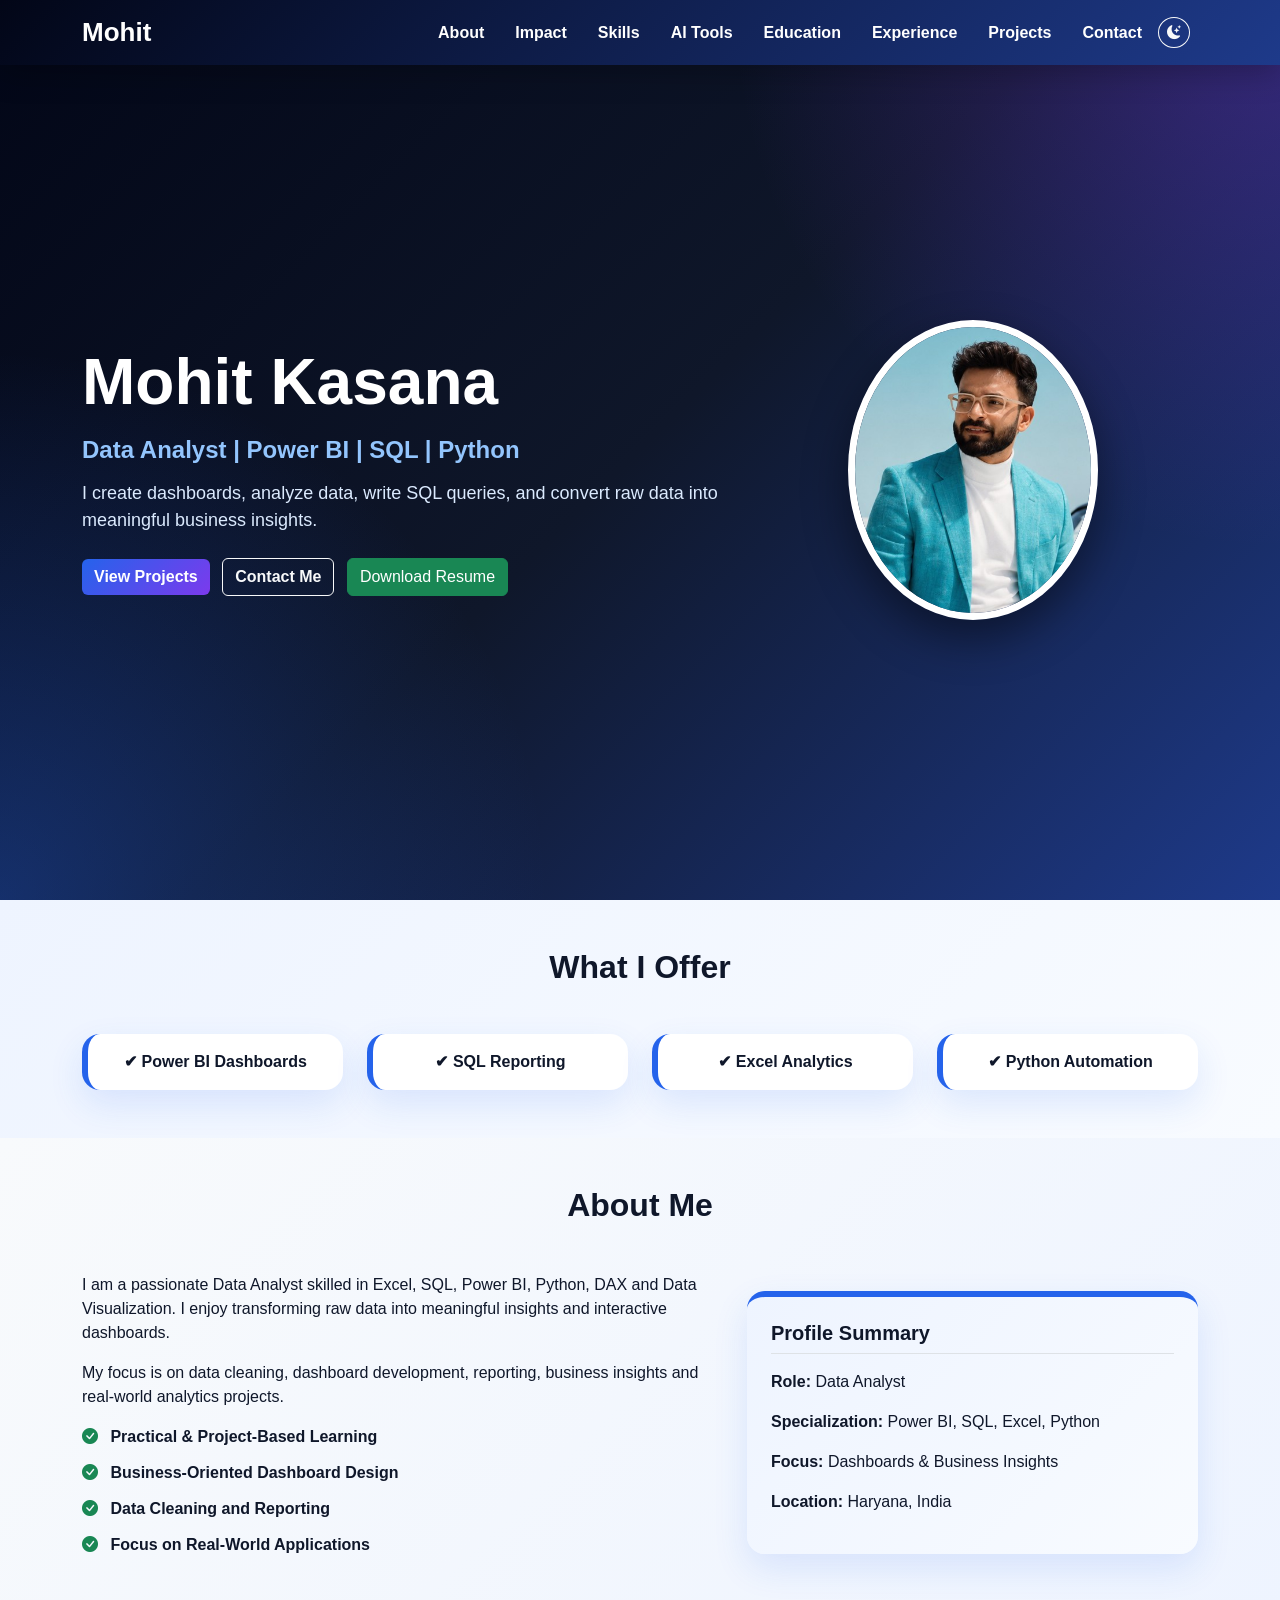
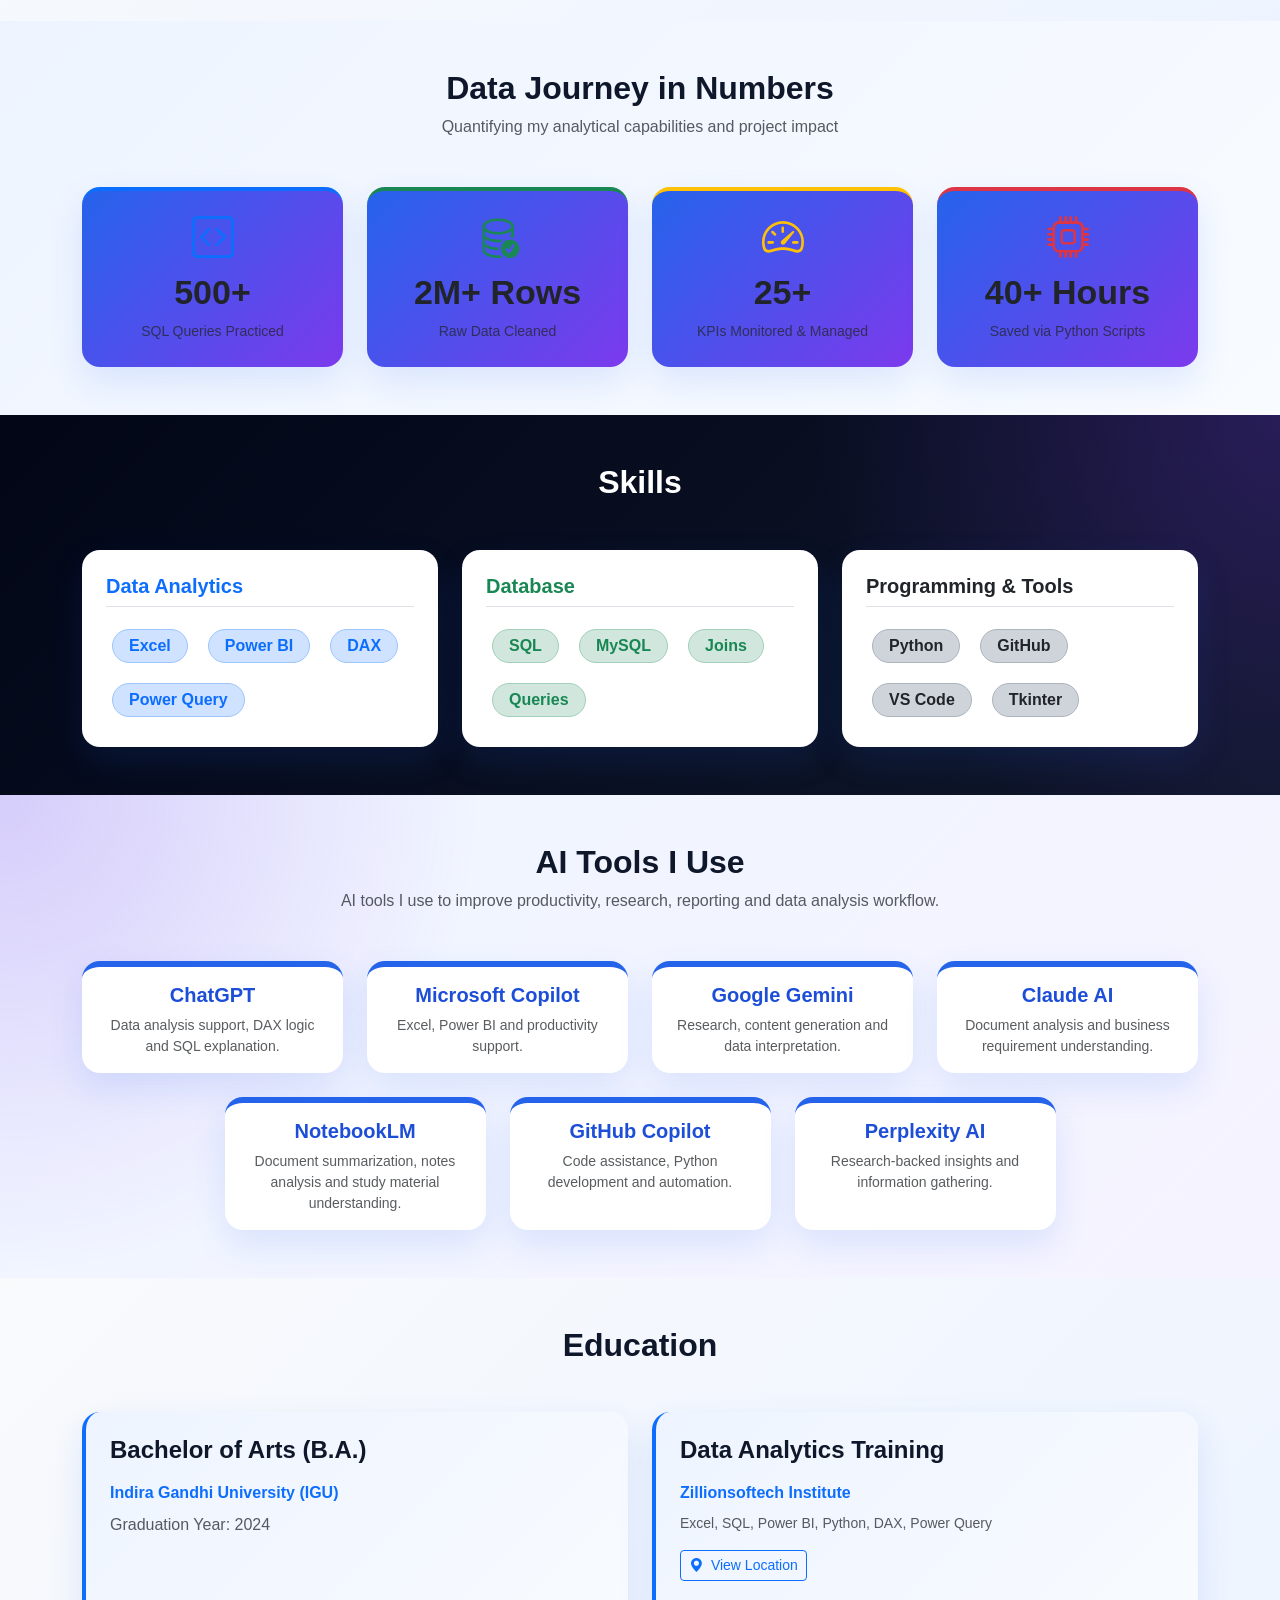
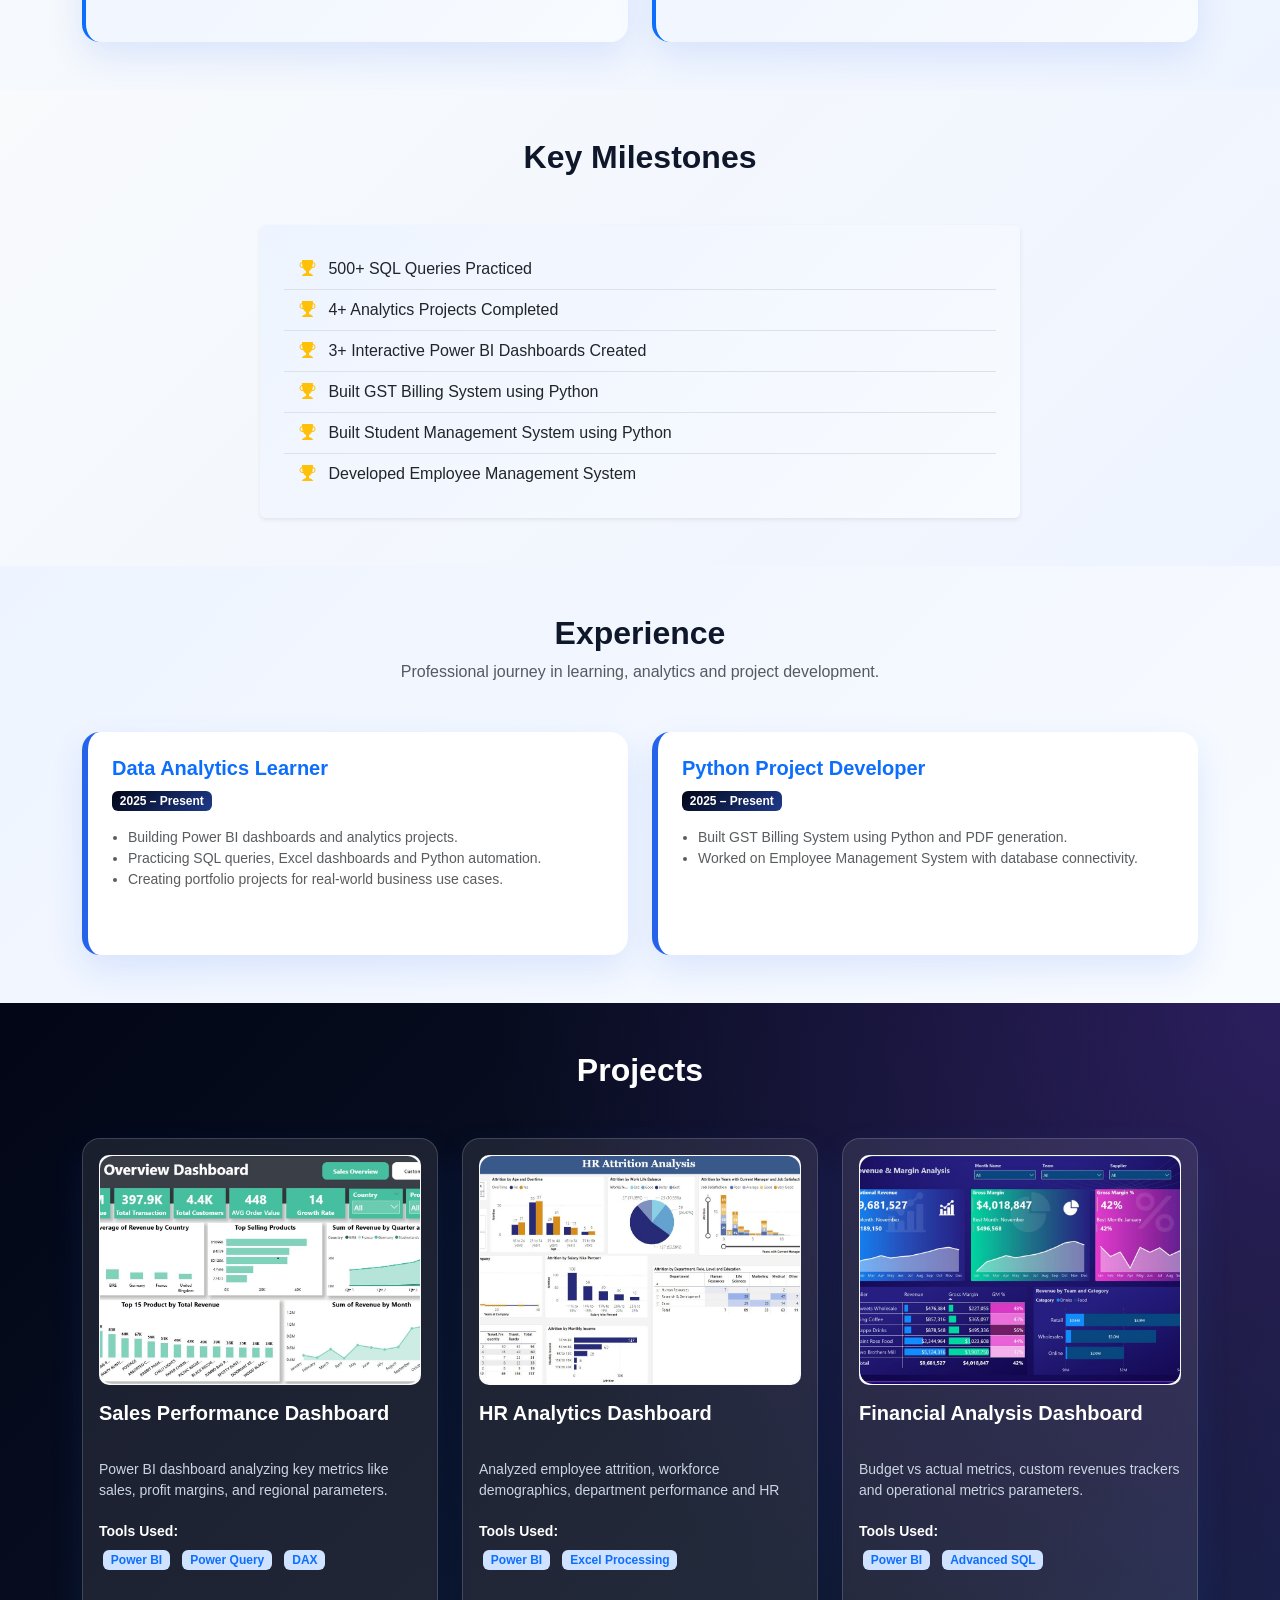
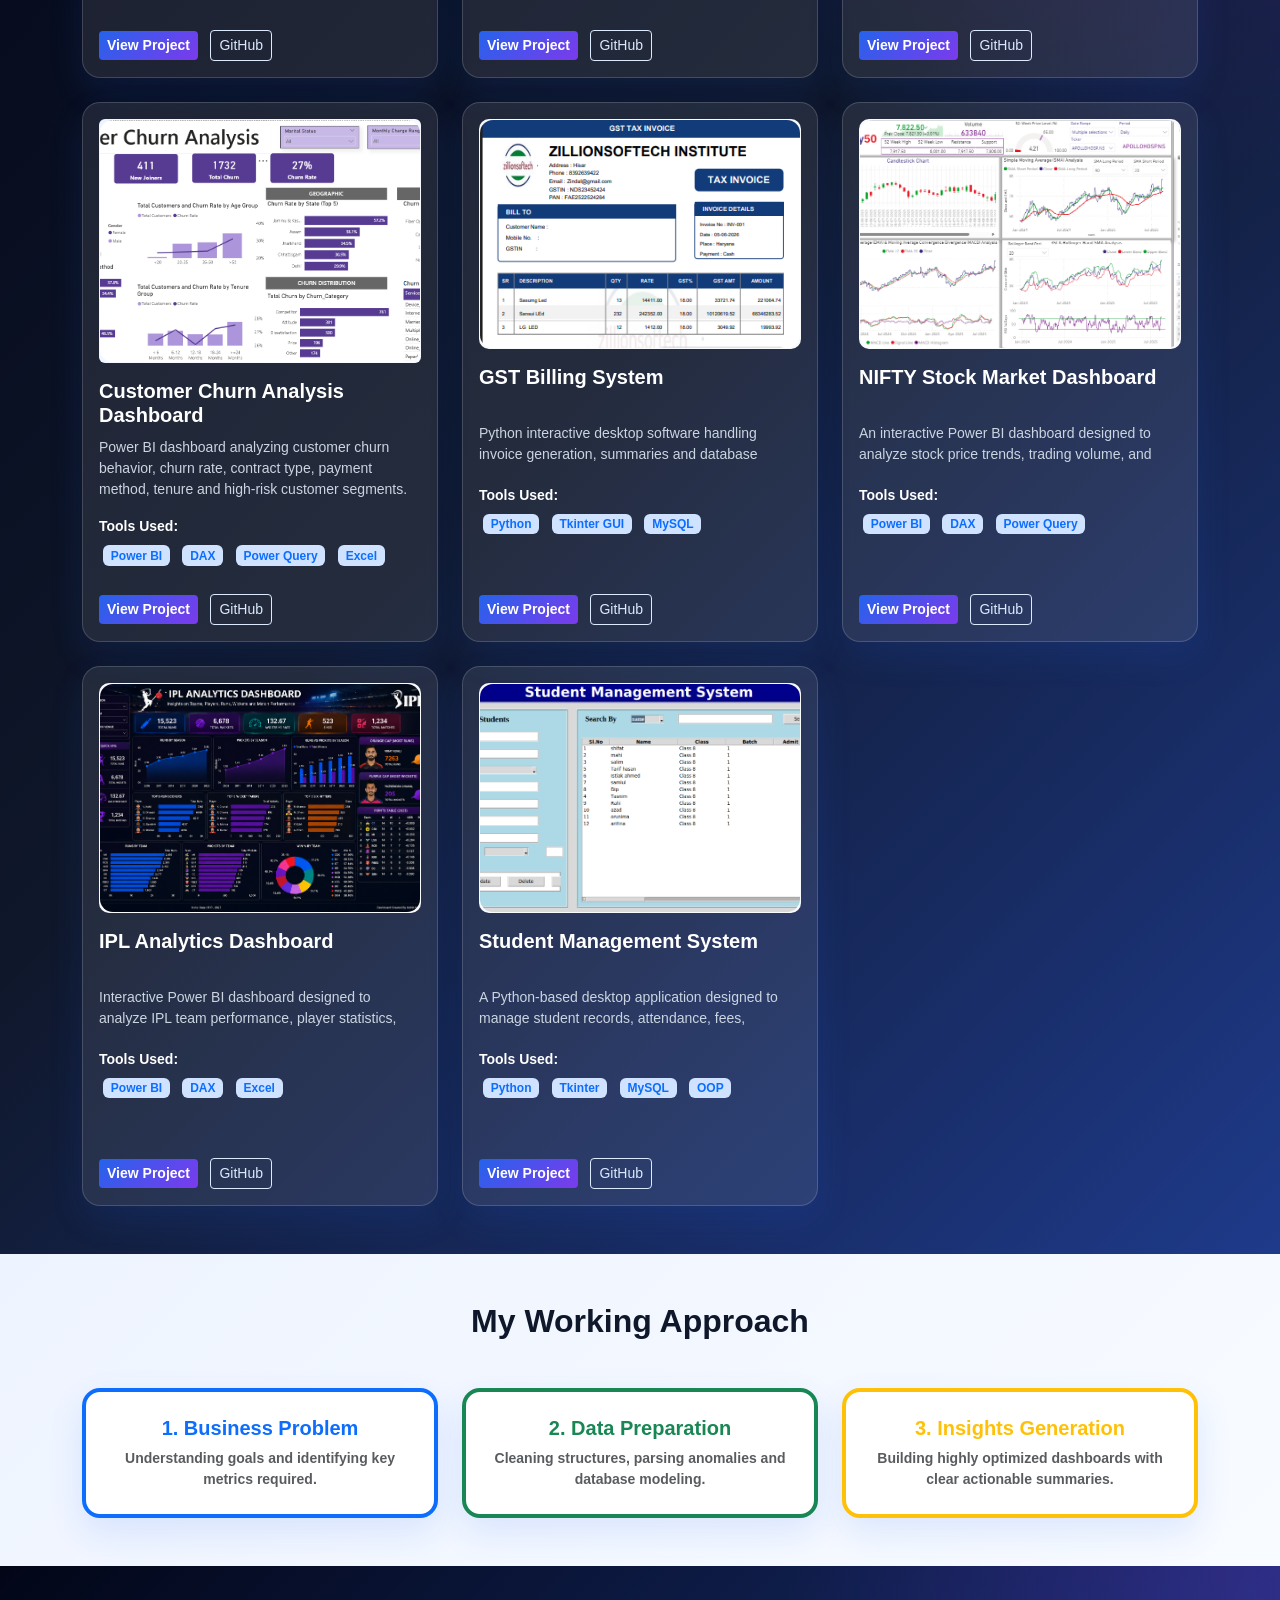
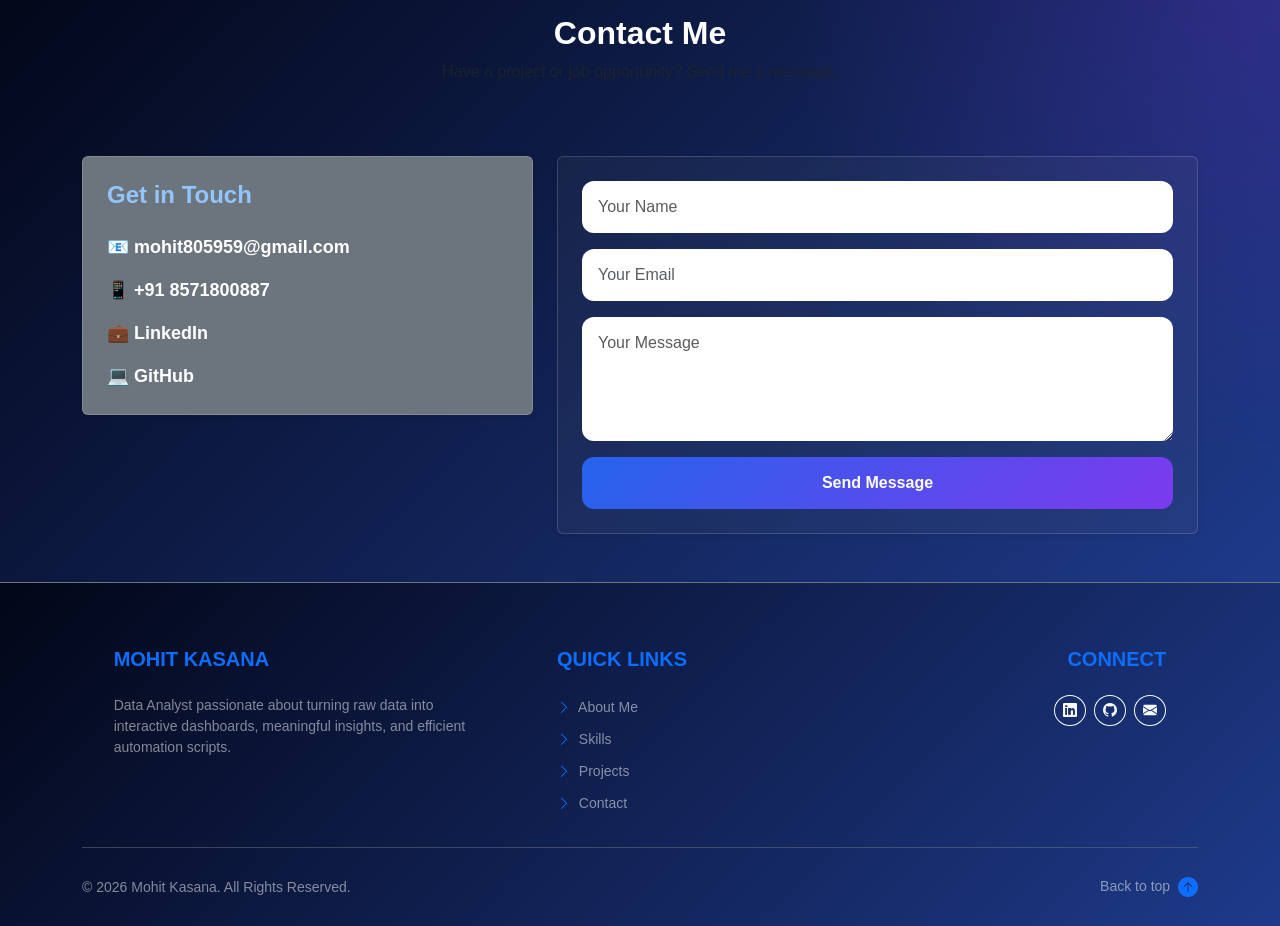
<file: index.html>
<!DOCTYPE html>
<html lang="en">
<head>
    <meta charset="UTF-8">
    <title>Mohit Kasana | Data Analyst</title>
    <meta name="viewport" content="width=device-width, initial-scale=1">

    <link rel="icon" type="image/x-icon" href="images/favicon.ico">
    <!-- Bootstrap 5 CSS -->
    <link href="https://cdn.jsdelivr.net/npm/bootstrap@5.3.3/dist/css/bootstrap.min.css" rel="stylesheet">
    <!-- Bootstrap Icons -->
    <link href="https://cdn.jsdelivr.net/npm/bootstrap-icons/font/bootstrap-icons.css" rel="stylesheet">
    <link rel="stylesheet" href="style.css">
    
    <style>
        html {
            scroll-behavior: smooth;
        }
        /* Custom Dark Mode Rules */
        [data-bs-theme="dark"] .bg-white,
        [data-bs-theme="dark"] .bg-light {
            background-color: #212529 !important;
            color: #f8f9fa !important;
        }
        [data-bs-theme="dark"] .skill-card, 
        [data-bs-theme="dark"] .project-card,
        [data-bs-theme="dark"] .education-card,
        [data-bs-theme="dark"] .metric-card,
        [data-bs-theme="dark"] .ai-card,
        [data-bs-theme="dark"] .approach-card {
            background-color: #2b3035 !important;
            color: #f8f9fa !important;
        }
        [data-bs-theme="dark"] .text-dark {
            color: #f8f9fa !important;
        }
        .metric-card {
            transition: transform 0.3s ease;
        }
        .metric-card:hover {
            transform: translateY(-5px);
        }
        .embed-container {
            position: relative;
            padding-bottom: 56.25%;
            height: 0;
            overflow: hidden;
            max-width: 100%;
        }
        .embed-container iframe {
            position: absolute;
            top: 0;
            left: 0;
            width: 100%;
            height: 100%;
        }
    </style>
</head>
<body>

<nav class="navbar navbar-expand-lg navbar-dark fixed-top custom-navbar bg-dark">
    <div class="container">
        <a class="navbar-brand fw-bold" href="#">Mohit</a>

        <div class="d-flex align-items-center order-lg-3 ms-2">
            <button class="btn btn-outline-light btn-sm rounded-circle me-2" id="darkModeToggle" title="Toggle Dark/Light Mode">
                <i class="bi bi-moon-stars-fill"></i>
            </button>
        </div>

        <button class="navbar-toggler" data-bs-toggle="collapse" data-bs-target="#menu" aria-controls="menu" aria-expanded="false" aria-label="Toggle navigation">
            <span class="navbar-toggler-icon"></span>
        </button>

        <div class="collapse navbar-collapse" id="menu">
            <ul class="navbar-nav ms-auto">
                <li class="nav-item"><a class="nav-link" href="#about">About</a></li>
                <li class="nav-item"><a class="nav-link" href="#metrics">Impact</a></li>
                <li class="nav-item"><a class="nav-link" href="#skills">Skills</a></li>
                <li class="nav-item"><a class="nav-link" href="#ai-tools">AI Tools</a></li>
                <li class="nav-item"><a class="nav-link" href="#education">Education</a></li>
                <li class="nav-item"><a class="nav-link" href="#experience">Experience</a></li>
                <li class="nav-item"><a class="nav-link" href="#projects">Projects</a></li>
                <li class="nav-item"><a class="nav-link" href="#contact">Contact</a></li>
            </ul>
        </div>
    </div>
</nav>

<!-- Hero Section -->
<section class="hero" style="padding-top: 100px; padding-bottom: 60px;">
    <div class="container">
        <div class="row align-items-center">
            <div class="col-md-7">
                <h1>Mohit Kasana</h1>
                <h4>Data Analyst | Power BI | SQL | Python</h4>
                <p>
                    I create dashboards, analyze data, write SQL queries,
                    and convert raw data into meaningful business insights.
                </p>
                <div class="hero-buttons mt-4">
                    <a href="#projects" class="btn btn-primary me-2">View Projects</a>
                    <a href="#contact" class="btn btn-outline-light me-2">Contact Me</a>
                    <a href="resume.pdf" download class="btn btn-success">Download Resume</a>
                </div>
            </div>
            <div class="col-md-5 text-center mt-4 mt-md-0">
                <img src="images/profile.jpg" class="profile-img img-fluid rounded-circle" alt="Mohit Kasana" style="max-width: 250px;">
            </div>
        </div>
    </div>
</section>

<!-- Offers Section -->
<section class="section bg-light py-5">
    <div class="container">
        <h2 class="text-center mb-5 fw-bold">What I Offer</h2>
        <div class="row g-4">
            <div class="col-md-3">
                <div class="offer-card p-3 text-center shadow-sm bg-white rounded fw-semibold">✔ Power BI Dashboards</div>
            </div>
            <div class="col-md-3">
                <div class="offer-card p-3 text-center shadow-sm bg-white rounded fw-semibold">✔ SQL Reporting</div>
            </div>
            <div class="col-md-3">
                <div class="offer-card p-3 text-center shadow-sm bg-white rounded fw-semibold">✔ Excel Analytics</div>
            </div>
            <div class="col-md-3">
                <div class="offer-card p-3 text-center shadow-sm bg-white rounded fw-semibold">✔ Python Automation</div>
            </div>
        </div>
    </div>
</section>

<!-- About Section -->
<section id="about" class="section py-5">
    <div class="container">
        <h2 class="text-center mb-5 fw-bold">About Me</h2>
        <div class="row align-items-center">
            <div class="col-md-7">
                <p>
                    I am a passionate Data Analyst skilled in Excel, SQL, Power BI,
                    Python, DAX and Data Visualization. I enjoy transforming raw data
                    into meaningful insights and interactive dashboards.
                </p>
                <p>
                    My focus is on data cleaning, dashboard development, reporting,
                    business insights and real-world analytics projects.
                </p>
                <ul class="check-list list-unstyled fs-6 mt-3">
                    <li class="mb-2"><i class="bi bi-check-circle-fill text-success me-2"></i> Practical & Project-Based Learning</li>
                    <li class="mb-2"><i class="bi bi-check-circle-fill text-success me-2"></i> Business-Oriented Dashboard Design</li>
                    <li class="mb-2"><i class="bi bi-check-circle-fill text-success me-2"></i> Data Cleaning and Reporting</li>
                    <li class="mb-2"><i class="bi bi-check-circle-fill text-success me-2"></i> Focus on Real-World Applications</li>
                </ul>
            </div>
            <div class="col-md-5 mt-4 mt-md-0">
                <div class="summary-box p-4 bg-light shadow-sm rounded">
                    <h5 class="border-bottom pb-2 mb-3 fw-bold">Profile Summary</h5>
                    <p><b>Role:</b> Data Analyst</p>
                    <p><b>Specialization:</b> Power BI, SQL, Excel, Python</p>
                    <p><b>Focus:</b> Dashboards & Business Insights</p>
                    <p><b>Location:</b> Haryana, India</p>
                </div>
            </div>
        </div>
    </div>
</section>

<!-- Metrics Section -->
<section id="metrics" class="section bg-light py-5">
    <div class="container">
        <h2 class="text-center mb-2 fw-bold">Data Journey in Numbers</h2>
        <p class="text-center text-muted mb-5">Quantifying my analytical capabilities and project impact</p>

        <style>
            #metrics .metric-card {
                height: 180px;
                display: flex;
                flex-direction: column;
                align-items: center;
                justify-content: center;
                border-radius: 14px;
                transition: transform 0.3s ease;
            }

            #metrics .metric-card:hover {
                transform: translateY(-5px);
            }

            #metrics .metric-card i {
                font-size: 42px;
                margin-bottom: 12px;
                line-height: 1;
                display: block;
            }

            #metrics .metric-card h3 {
                font-size: 34px;
                font-weight: 800;
                margin: 0;
                line-height: 1.2;
            }

            #metrics .metric-card p {
                font-size: 14px;
                margin-top: 8px;
                margin-bottom: 0;
            }
        </style>

        <div class="row g-4 text-center">

            <div class="col-md-3 col-sm-6">
                <div class="metric-card p-4 bg-white shadow-sm rounded border-top border-primary border-4">
                    <i class="bi bi-code-square text-primary"></i>
                    <h3 class="fw-bold text-dark">500+</h3>
                    <p class="text-muted small">SQL Queries Practiced</p>
                </div>
            </div>

            <div class="col-md-3 col-sm-6">
                <div class="metric-card p-4 bg-white shadow-sm rounded border-top border-success border-4">
                    <i class="bi bi-database-check text-success"></i>
                    <h3 class="fw-bold text-dark">2M+ Rows</h3>
                    <p class="text-muted small">Raw Data Cleaned</p>
                </div>
            </div>

            <div class="col-md-3 col-sm-6">
                <div class="metric-card p-4 bg-white shadow-sm rounded border-top border-warning border-4">
                    <i class="bi bi-speedometer2 text-warning"></i>
                    <h3 class="fw-bold text-dark">25+</h3>
                    <p class="text-muted small">KPIs Monitored & Managed</p>
                </div>
            </div>

            <div class="col-md-3 col-sm-6">
                <div class="metric-card p-4 bg-white shadow-sm rounded border-top border-danger border-4">
                    <i class="bi bi-cpu text-danger"></i>
                    <h3 class="fw-bold text-dark">40+ Hours</h3>
                    <p class="text-muted small">Saved via Python Scripts</p>
                </div>
            </div>

        </div>
    </div>
</section>

<!-- Skills Section -->
<section id="skills" class="section py-5">
    <div class="container">
        <h2 class="text-center mb-5 fw-bold">Skills</h2>
        <div class="row g-4">
            <div class="col-md-4">
                <div class="skill-card p-4 bg-white shadow-sm rounded h-100 border-0">
                    <h5 class="border-bottom pb-2 mb-3 text-primary fw-bold">Data Analytics</h5>
                    <div class="d-flex flex-wrap gap-2">
                        <span class="badge bg-primary-subtle text-primary border border-primary-subtle px-3 py-2 rounded-pill fs-6">Excel</span>
                        <span class="badge bg-primary-subtle text-primary border border-primary-subtle px-3 py-2 rounded-pill fs-6">Power BI</span>
                        <span class="badge bg-primary-subtle text-primary border border-primary-subtle px-3 py-2 rounded-pill fs-6">DAX</span>
                        <span class="badge bg-primary-subtle text-primary border border-primary-subtle px-3 py-2 rounded-pill fs-6">Power Query</span>
                    </div>
                </div>
            </div>
            <div class="col-md-4">
                <div class="skill-card p-4 bg-white shadow-sm rounded h-100 border-0">
                    <h5 class="border-bottom pb-2 mb-3 text-success fw-bold">Database</h5>
                    <div class="d-flex flex-wrap gap-2">
                        <span class="badge bg-success-subtle text-success border border-success-subtle px-3 py-2 rounded-pill fs-6">SQL</span>
                        <span class="badge bg-success-subtle text-success border border-success-subtle px-3 py-2 rounded-pill fs-6">MySQL</span>
                        <span class="badge bg-success-subtle text-success border border-success-subtle px-3 py-2 rounded-pill fs-6">Joins</span>
                        <span class="badge bg-success-subtle text-success border border-success-subtle px-3 py-2 rounded-pill fs-6">Queries</span>
                    </div>
                </div>
            </div>
            <div class="col-md-4">
                <div class="skill-card p-4 bg-white shadow-sm rounded h-100 border-0">
                    <h5 class="border-bottom pb-2 mb-3 text-dark fw-bold">Programming & Tools</h5>
                    <div class="d-flex flex-wrap gap-2">
                        <span class="badge bg-dark-subtle text-dark border border-dark-subtle px-3 py-2 rounded-pill fs-6">Python</span>
                        <span class="badge bg-dark-subtle text-dark border border-dark-subtle px-3 py-2 rounded-pill fs-6">GitHub</span>
                        <span class="badge bg-dark-subtle text-dark border border-dark-subtle px-3 py-2 rounded-pill fs-6">VS Code</span>
                        <span class="badge bg-dark-subtle text-dark border border-dark-subtle px-3 py-2 rounded-pill fs-6">Tkinter</span>
                    </div>
                </div>
            </div>
        </div>
    </div>
</section>

<!-- AI Tools Section -->
<section id="ai-tools" class="section bg-light py-5">
    <div class="container">
        <h2 class="text-center mb-2 fw-bold">AI Tools I Use</h2>
        <p class="text-center text-muted mb-5">AI tools I use to improve productivity, research, reporting and data analysis workflow.</p>
        <div class="row g-4 justify-content-center">
            <div class="col-md-4 col-lg-3">
                <div class="ai-card p-3 bg-white shadow-sm rounded h-100 text-center">
                    <h5 class="fw-bold">ChatGPT</h5>
                    <p class="small text-muted mb-0">Data analysis support, DAX logic and SQL explanation.</p>
                </div>
            </div>
            <div class="col-md-4 col-lg-3">
                <div class="ai-card p-3 bg-white shadow-sm rounded h-100 text-center">
                    <h5 class="fw-bold">Microsoft Copilot</h5>
                    <p class="small text-muted mb-0">Excel, Power BI and productivity support.</p>
                </div>
            </div>
            <div class="col-md-4 col-lg-3">
                <div class="ai-card p-3 bg-white shadow-sm rounded h-100 text-center">
                    <h5 class="fw-bold">Google Gemini</h5>
                    <p class="small text-muted mb-0">Research, content generation and data interpretation.</p>
                </div>
            </div>
            <div class="col-md-4 col-lg-3">
                <div class="ai-card p-3 bg-white shadow-sm rounded h-100 text-center">
                    <h5 class="fw-bold">Claude AI</h5>
                    <p class="small text-muted mb-0">Document analysis and business requirement understanding.</p>
                </div>
            </div>
            <div class="col-md-4 col-lg-3">
                <div class="ai-card p-3 bg-white shadow-sm rounded h-100 text-center">
                    <h5 class="fw-bold">NotebookLM</h5>
                    <p class="small text-muted mb-0">Document summarization, notes analysis and study material understanding.</p>
                </div>
            </div>
            <div class="col-md-4 col-lg-3">
                <div class="ai-card p-3 bg-white shadow-sm rounded h-100 text-center">
                    <h5 class="fw-bold">GitHub Copilot</h5>
                    <p class="small text-muted mb-0">Code assistance, Python development and automation.</p>
                </div>
            </div>
            <div class="col-md-4 col-lg-3">
                <div class="ai-card p-3 bg-white shadow-sm rounded h-100 text-center">
                    <h5 class="fw-bold">Perplexity AI</h5>
                    <p class="small text-muted mb-0">Research-backed insights and information gathering.</p>
                </div>
            </div>
        </div>
    </div>
</section>

<!-- Education Section -->
<section id="education" class="section py-5">
    <div class="container">
        <h2 class="text-center mb-5 fw-bold">Education</h2>

        <div class="row g-4 align-items-stretch">

            <!-- Education Card 1 -->
            <div class="col-md-6">
                <div class="education-card p-4 bg-light shadow-sm rounded h-100 border-start border-primary border-4">
                    <h4 class="fw-bold mb-3">Bachelor of Arts (B.A.)</h4>

                    <p class="text-primary mb-2">
                        <strong>Indira Gandhi University (IGU)</strong>
                    </p>

                    <p class="text-muted mb-0">
                        Graduation Year: 2024
                    </p>
                </div>
            </div>

            <!-- Education Card 2 -->
            <div class="col-md-6">
                <div class="education-card p-4 bg-light shadow-sm rounded h-100 border-start border-primary border-4">
                    <h4 class="fw-bold mb-3">Data Analytics Training</h4>

                    <p class="text-primary mb-2">
                        <strong>Zillionsoftech Institute</strong>
                    </p>

                    <p class="small text-muted mb-3">
                        Excel, SQL, Power BI, Python, DAX, Power Query
                    </p>

                    <a href="https://www.zillionsoftech.com/" 
                       target="_blank" 
                       class="btn btn-outline-primary btn-sm">
                        <i class="bi bi-geo-alt-fill me-1"></i> View Location
                    </a>
                </div>
            </div>

        </div>
    </div>
</section>
<!-- Key Milestones Section -->
<section id="achievements" class="section py-5">
    <div class="container">
        <h2 class="text-center mb-5 fw-bold">Key Milestones</h2>
        <div class="row justify-content-center">
            <div class="col-md-8 shadow-sm bg-light p-4 rounded">
                <ul class="list-group list-group-flush fs-6 bg-transparent">
                    <li class="list-group-item bg-transparent"><i class="bi bi-trophy-fill text-warning me-2"></i> 500+ SQL Queries Practiced</li>
                    <li class="list-group-item bg-transparent"><i class="bi bi-trophy-fill text-warning me-2"></i> 4+ Analytics Projects Completed</li>
                    <li class="list-group-item bg-transparent"><i class="bi bi-trophy-fill text-warning me-2"></i> 3+ Interactive Power BI Dashboards Created</li>
                    <li class="list-group-item bg-transparent"><i class="bi bi-trophy-fill text-warning me-2"></i> Built GST Billing System using Python</li>
                    <li class="list-group-item bg-transparent"><i class="bi bi-trophy-fill text-warning me-2"></i> Built Student Management System using Python</li>
                    <li class="list-group-item bg-transparent"><i class="bi bi-trophy-fill text-warning me-2"></i> Developed Employee Management System</li>
                </ul>
            </div>
        </div>
    </div>
</section>

<!-- Experience Section -->
<section id="experience" class="section bg-light py-5">
    <div class="container">
        <h2 class="text-center mb-2 fw-bold">Experience</h2>
        <p class="text-center text-muted mb-5">Professional journey in learning, analytics and project development.</p>
        <div class="row g-4 justify-content-center">
            <div class="col-md-6">
                <div class="timeline-item p-4 bg-white shadow-sm rounded h-100">
                    <h5 class="text-primary fw-bold">Data Analytics Learner</h5>
                    <span class="badge bg-dark mb-3">2025 – Present</span>
                    <ul class="small ps-3 text-muted">
                        <li>Building Power BI dashboards and analytics projects.</li>
                        <li>Practicing SQL queries, Excel dashboards and Python automation.</li>
                        <li>Creating portfolio projects for real-world business use cases.</li>
                    </ul>
                </div>
            </div>
            <div class="col-md-6">
                <div class="timeline-item p-4 bg-white shadow-sm rounded h-100">
                    <h5 class="text-primary fw-bold">Python Project Developer</h5>
                    <span class="badge bg-dark mb-3">2025 – Present</span>
                    <ul class="small ps-3 text-muted">
                        <li>Built GST Billing System using Python and PDF generation.</li>
                        <li>Worked on Employee Management System with database connectivity.</li>
                    </ul>
                </div>
            </div>
        </div>
    </div>
</section>

<!-- Projects Section -->
<section id="projects" class="section py-5 bg-light">
    <div class="container">
        <h2 class="text-center mb-5 fw-bold">Projects</h2>

        <style>
            /* Same size project cards */
            #projects .project-card {
                height: 540px !important;
                display: flex !important;
                flex-direction: column !important;
                overflow: hidden !important;
            }

            #projects .project-thumb {
                height: 230px !important;
                width: 100% !important;
                overflow: hidden !important;
                border-radius: 10px !important;
                background-color: #f8f9fa !important;
                flex-shrink: 0 !important;
            }

            #projects .project-thumb img {
                width: 100% !important;
                height: 100% !important;
                object-fit: cover !important;
                object-position: top center !important;
            }

            #projects .project-card h5 {
                min-height: 50px !important;
                margin-bottom: 8px !important;
            }

            #projects .project-desc {
                height: 72px !important;
                overflow: hidden !important;
                display: -webkit-box !important;
                -webkit-line-clamp: 3 !important;
                -webkit-box-orient: vertical !important;
            }

            #projects .project-tools {
                min-height: 85px !important;
            }

            #projects .project-buttons {
                margin-top: auto !important;
            }
        </style>

        <div class="row g-4">

            <!-- Project 1 -->
            <div class="col-md-6 col-lg-4">
                <div class="project-card p-3 bg-white shadow-sm rounded h-100">
                    <div class="project-thumb mb-3">
                        <img src="images/sales_dashboard.png" alt="Sales Dashboard">
                    </div>

                    <h5 class="fw-bold text-dark">Sales Performance Dashboard</h5>

                    <p class="text-muted small project-desc">
                        Power BI dashboard analyzing key metrics like sales, profit margins, and regional parameters.
                    </p>

                    <div class="project-tools mb-3">
                        <strong class="small text-dark d-block mb-1">Tools Used:</strong>
                        <span class="badge bg-primary-subtle text-primary m-1">Power BI</span>
                        <span class="badge bg-primary-subtle text-primary m-1">Power Query</span>
                        <span class="badge bg-primary-subtle text-primary m-1">DAX</span>
                    </div>

                    <div class="project-buttons">
                        <a href="sales_dashboard.html?v=2" class="btn btn-primary btn-sm me-2">View Project</a>
                        <a href="https://github.com/mohit8059/sales_dashboard" class="btn btn-outline-dark btn-sm" target="_blank">GitHub</a>
                    </div>
                </div>
            </div>

            <!-- Project 2 -->
            <div class="col-md-6 col-lg-4">
                <div class="project-card p-3 bg-white shadow-sm rounded h-100">
                    <div class="project-thumb mb-3">
                        <img src="images/hr_dashboard.png" alt="HR Dashboard">
                    </div>

                    <h5 class="fw-bold text-dark">HR Analytics Dashboard</h5>

                    <p class="text-muted small project-desc">
                        Analyzed employee attrition, workforce demographics, department performance and HR trends.
                    </p>

                    <div class="project-tools mb-3">
                        <strong class="small text-dark d-block mb-1">Tools Used:</strong>
                        <span class="badge bg-primary-subtle text-primary m-1">Power BI</span>
                        <span class="badge bg-primary-subtle text-primary m-1">Excel Processing</span>
                    </div>

                    <div class="project-buttons">
                        <a href="hr_dashboard.html?v=2" class="btn btn-primary btn-sm me-2">View Project</a>
                        <a href="https://github.com/mohit8059/hr_dashboard" class="btn btn-outline-dark btn-sm" target="_blank">GitHub</a>
                    </div>
                </div>
            </div>

            <!-- Project 3 -->
            <div class="col-md-6 col-lg-4">
                <div class="project-card p-3 bg-white shadow-sm rounded h-100">
                    <div class="project-thumb mb-3">
                        <img src="images/financial_dashboard.png" alt="Financial Dashboard">
                    </div>

                    <h5 class="fw-bold text-dark">Financial Analysis Dashboard</h5>

                    <p class="text-muted small project-desc">
                        Budget vs actual metrics, custom revenues trackers and operational metrics parameters.
                    </p>

                    <div class="project-tools mb-3">
                        <strong class="small text-dark d-block mb-1">Tools Used:</strong>
                        <span class="badge bg-primary-subtle text-primary m-1">Power BI</span>
                        <span class="badge bg-primary-subtle text-primary m-1">Advanced SQL</span>
                    </div>

                    <div class="project-buttons">
                        <a href="financial_dashboard.html?v=2" class="btn btn-primary btn-sm me-2">View Project</a>
                        <a href="https://github.com/mohit8059/FInancial_Dashboard" class="btn btn-outline-dark btn-sm" target="_blank">GitHub</a>
                    </div>
                </div>
            </div>
<!-- Project 7 -->
           <div class="col-md-6 col-lg-4">
             <div class="project-card p-3 bg-white shadow-sm rounded h-100 d-flex flex-column">
        
        <div class="mb-3 rounded overflow-hidden bg-light" style="height: 250px;">
            <img src="images/customer_churn_analysis.png" 
                 class="w-100 h-100 img-fluid" 
                 alt="Customer Churn Dashboard" 
                 style="object-fit: cover;">
        </div>

        <h5 class="fw-bold text-dark">Customer Churn Analysis Dashboard</h5>

        <p class="text-muted small flex-grow-1">
            Power BI dashboard analyzing customer churn behavior, churn rate, contract type,
            payment method, tenure and high-risk customer segments.
        </p>

        <div class="mb-3">
            <strong class="small text-dark d-block mb-1">Tools Used:</strong>
            <span class="badge bg-primary-subtle text-primary m-1">Power BI</span>
            <span class="badge bg-primary-subtle text-primary m-1">DAX</span>
            <span class="badge bg-primary-subtle text-primary m-1">Power Query</span>
            <span class="badge bg-primary-subtle text-primary m-1">Excel</span>
        </div>

        <div>
            <a href="customer_churn_analysis.html?v=2" class="btn btn-primary btn-sm me-2">View Project</a>
            <a href="https://github.com/mohit8059/customer_churn_analysis" class="btn btn-outline-dark btn-sm" target="_blank">GitHub</a>
        </div>

    </div>
</div>
            <!-- Project 4 -->
            <div class="col-md-6 col-lg-4">
                <div class="project-card p-3 bg-white shadow-sm rounded h-100">
                    <div class="project-thumb mb-3">
                        <img src="images/gst_billing_system.png" alt="GST Billing System">
                    </div>

                    <h5 class="fw-bold text-dark">GST Billing System</h5>

                    <p class="text-muted small project-desc">
                        Python interactive desktop software handling invoice generation, summaries and database connections.
                    </p>

                    <div class="project-tools mb-3">
                        <strong class="small text-dark d-block mb-1">Tools Used:</strong>
                        <span class="badge bg-primary-subtle text-primary m-1">Python</span>
                        <span class="badge bg-primary-subtle text-primary m-1">Tkinter GUI</span>
                        <span class="badge bg-primary-subtle text-primary m-1">MySQL</span>
                    </div>

                    <div class="project-buttons">
                        <a href="gst_billing_system.html?v=2" class="btn btn-primary btn-sm me-2">View Project</a>
                        <a href="https://github.com/mohit8059/gst_billing_system" class="btn btn-outline-dark btn-sm" target="_blank">GitHub</a>
                    </div>
                </div>
            </div>

            <!-- Project 5 -->
            <div class="col-md-6 col-lg-4">
                <div class="project-card p-3 bg-white shadow-sm rounded h-100">
                    <div class="project-thumb mb-3">
                        <img src="images/nifty_dashboard.png" alt="NIFTY Dashboard">
                    </div>

                    <h5 class="fw-bold text-dark">NIFTY Stock Market Dashboard</h5>

                    <p class="text-muted small project-desc">
                        An interactive Power BI dashboard designed to analyze stock price trends, trading volume, and returns.
                    </p>

                    <div class="project-tools mb-3">
                        <strong class="small text-dark d-block mb-1">Tools Used:</strong>
                        <span class="badge bg-primary-subtle text-primary m-1">Power BI</span>
                        <span class="badge bg-primary-subtle text-primary m-1">DAX</span>
                        <span class="badge bg-primary-subtle text-primary m-1">Power Query</span>
                    </div>

                    <div class="project-buttons">
                        <a href="nifty_dashboard.html?v=2" class="btn btn-primary btn-sm me-2">View Project</a>
                        <a href="https://github.com/mohit8059/nifty_dashboard" class="btn btn-outline-dark btn-sm" target="_blank">GitHub</a>
                    </div>
                </div>
            </div>

            <!-- Project 6 -->
            <div class="col-md-6 col-lg-4">
                <div class="project-card p-3 bg-white shadow-sm rounded h-100">
                    <div class="project-thumb mb-3">
                        <img src="images/ipl_analytics_dashboard.png" alt="IPL Dashboard">
                    </div>

                    <h5 class="fw-bold text-dark">IPL Analytics Dashboard</h5>

                    <p class="text-muted small project-desc">
                        Interactive Power BI dashboard designed to analyze IPL team performance, player statistics, and match trends.
                    </p>

                    <div class="project-tools mb-3">
                        <strong class="small text-dark d-block mb-1">Tools Used:</strong>
                        <span class="badge bg-primary-subtle text-primary m-1">Power BI</span>
                        <span class="badge bg-primary-subtle text-primary m-1">DAX</span>
                        <span class="badge bg-primary-subtle text-primary m-1">Excel</span>
                    </div>

                    <div class="project-buttons">
                        <a href="ipl_analytics_dashboard.html?v=2" class="btn btn-primary btn-sm me-2">View Project</a>
                        <a href="https://github.com/mohit8059/ipl_analytics_dashboard" class="btn btn-outline-dark btn-sm" target="_blank">GitHub</a>
                    </div>
                </div>
            </div>

            <!-- Project 7 -->
            <div class="col-md-6 col-lg-4">
                <div class="project-card p-3 bg-white shadow-sm rounded h-100">
                    <div class="project-thumb mb-3">
                        <img src="images/student_management_system.png" alt="Student Management System">
                    </div>

                    <h5 class="fw-bold text-dark">Student Management System</h5>

                    <p class="text-muted small project-desc">
                        A Python-based desktop application designed to manage student records, attendance, fees, courses, reports and role-based access.
                    </p>

                    <div class="project-tools mb-3">
                        <strong class="small text-dark d-block mb-1">Tools Used:</strong>
                        <span class="badge bg-primary-subtle text-primary m-1">Python</span>
                        <span class="badge bg-primary-subtle text-primary m-1">Tkinter</span>
                        <span class="badge bg-primary-subtle text-primary m-1">MySQL</span>
                        <span class="badge bg-primary-subtle text-primary m-1">OOP</span>
                    </div>

                    <div class="project-buttons">
                        <a href="student_management_system.html?v=2" class="btn btn-primary btn-sm me-2">View Project</a>
                        <a href="https://github.com/mohit8059/student_management_system" class="btn btn-outline-dark btn-sm" target="_blank">GitHub</a>
                    </div>
                </div>
            </div>

        </div>
    </div>
</section>
<!-- Working Approach Section -->
<section class="section bg-light py-5">
    <div class="container">
        <h2 class="text-center mb-5 fw-bold">My Working Approach</h2>
        <div class="row g-4 text-center">
            <div class="col-md-4">
                <div class="approach-card p-4 bg-white shadow-sm rounded border-bottom border-primary border-4">
                    <h5 class="text-primary fw-bold">1. Business Problem</h5>
                    <p class="small text-muted mb-0">Understanding goals and identifying key metrics required.</p>
                </div>
            </div>
            <div class="col-md-4">
                <div class="approach-card p-4 bg-white shadow-sm rounded border-bottom border-success border-4">
                    <h5 class="text-success fw-bold">2. Data Preparation</h5>
                    <p class="small text-muted mb-0">Cleaning structures, parsing anomalies and database modeling.</p>
                </div>
            </div>
            <div class="col-md-4">
                <div class="approach-card p-4 bg-white shadow-sm rounded border-bottom border-warning border-4">
                    <h5 class="text-warning fw-bold">3. Insights Generation</h5>
                    <p class="small text-muted mb-0">Building highly optimized dashboards with clear actionable summaries.</p>
                </div>
            </div>
        </div>
    </div>
</section>

<!-- Contact Section -->
<section id="contact" class="section bg-dark text-white py-5">
    <div class="container">
        <h2 class="text-white text-center mb-2 fw-bold">Contact Me</h2>
        <p class="text-center text-muted mb-5">Have a project or job opportunity? Send me a message.</p>

        <div class="row g-4 mt-4">
            <div class="col-md-5">
                <div class="contact-info-box p-4 bg-secondary bg-opacity-20 rounded shadow-sm">
                    <h4 class="mb-4 fw-bold">Get in Touch</h4>
                    <p class="mb-3">📧 <a href="mailto:mohit805959@gmail.com" class="text-white text-decoration-none">mohit805959@gmail.com</a></p>
                    <p class="mb-3">📱 <a href="tel:+918571800887" class="text-white text-decoration-none">+91 8571800887</a></p>
                    <p class="mb-3">💼 <a href="https://www.linkedin.com/in/mohit-kasana-202879412" target="_blank" class="text-white text-decoration-none">LinkedIn</a></p>
                    <p class="mb-0">💻 <a href="https://github.com/mohit8059" target="_blank" class="text-white text-decoration-none">GitHub</a></p>
                </div>
            </div>

            <div class="col-md-7">
                <form action="https://formsubmit.co/mohit805959@gmail.com" method="POST" class="contact-form bg-secondary bg-opacity-10 p-4 rounded shadow-sm">
                    <input type="hidden" name="_subject" value="New Portfolio Contact Message">
                    <div class="mb-3">
                        <input type="text" name="name" class="form-control" placeholder="Your Name" required>
                    </div>
                    <div class="mb-3">
                        <input type="email" name="email" class="form-control" placeholder="Your Email" required>
                    </div>
                    <div class="mb-3">
                        <textarea name="message" class="form-control" rows="4" placeholder="Your Message" required></textarea>
                    </div>
                    <button type="submit" class="btn btn-primary w-100">Send Message</button>
                </form>
            </div>
        </div>
    </div>
</section>
<!-- Footer Section -->
<footer class="bg-dark text-white pt-5 pb-4 border-top border-secondary border-opacity-20">
    <div class="container text-center text-md-start">
        <div class="row text-center text-md-start">
            
            <!-- Column 1: Short Bio -->
            <div class="col-md-4 col-lg-4 col-xl-4 mx-auto mt-3">
                <h5 class="text-uppercase mb-4 fw-bold text-primary">Mohit Kasana</h5>
                <!-- text-muted ki jagah text-white-50 use kiya hai jo dark mode me perfectly visible hota hai -->
                <p class="small text-white-50">
                    Data Analyst passionate about turning raw data into interactive dashboards, meaningful insights, and efficient automation scripts.
                </p>
            </div>

            <!-- Column 2: Quick Links -->
            <div class="col-md-4 col-lg-3 col-xl-3 mx-auto mt-3">
                <h5 class="text-uppercase mb-4 fw-bold text-primary">Quick Links</h5>
                <p class="mb-2"><a href="#about" class="text-white-50 text-decoration-none small transition-link"><i class="bi bi-chevron-right me-1 text-primary"></i> About Me</a></p>
                <p class="mb-2"><a href="#skills" class="text-white-50 text-decoration-none small transition-link"><i class="bi bi-chevron-right me-1 text-primary"></i> Skills</a></p>
                <p class="mb-2"><a href="#projects" class="text-white-50 text-decoration-none small transition-link"><i class="bi bi-chevron-right me-1 text-primary"></i> Projects</a></p>
                <p class="mb-2"><a href="#contact" class="text-white-50 text-decoration-none small transition-link"><i class="bi bi-chevron-right me-1 text-primary"></i> Contact</a></p>
            </div>

            <!-- Column 3: Social/Professional Links -->
            <div class="col-md-4 col-lg-3 col-xl-3 mx-auto mt-3 text-center text-md-end">
                <h5 class="text-uppercase mb-4 fw-bold text-primary">Connect</h5>
                <div class="d-flex justify-content-center justify-content-md-end gap-2 mt-2">
                    <a href="https://www.linkedin.com/in/mohit-kasana-202879412" target="_blank" class="btn btn-outline-light btn-sm rounded-circle"><i class="bi bi-linkedin"></i></a>
                    <a href="https://github.com/mohit8059" target="_blank" class="btn btn-outline-light btn-sm rounded-circle"><i class="bi bi-github"></i></a>
                    <a href="mailto:mohit805959@gmail.com" class="btn btn-outline-light btn-sm rounded-circle"><i class="bi bi-envelope-fill"></i></a>
                </div>
            </div>

        </div>

        <hr class="mb-4 mt-4 border-secondary opacity-50">

        <!-- Copyright Row & Back to Top -->
        <div class="row align-items-center">
            <div class="col-md-7 col-lg-8 text-center text-md-start">
                <p class="small text-white-50 mb-0">© 2026 Mohit Kasana. All Rights Reserved.</p>
            </div>
            <div class="col-md-5 col-lg-4 text-center text-md-end mt-3 mt-md-0">
                <a href="#" class="text-white-50 text-decoration-none small transition-link">
                    Back to top <i class="bi bi-arrow-up-circle-fill text-primary fs-5 ms-1 align-middle"></i>
                </a>
            </div>
        </div>
    </div>
</footer>

<!-- Bootstrap 5 JavaScript Bundle -->
<script src="https://cdn.jsdelivr.net/npm/bootstrap@5.3.3/dist/js/bootstrap.bundle.min.js"></script>
</body>
</html>
</file>
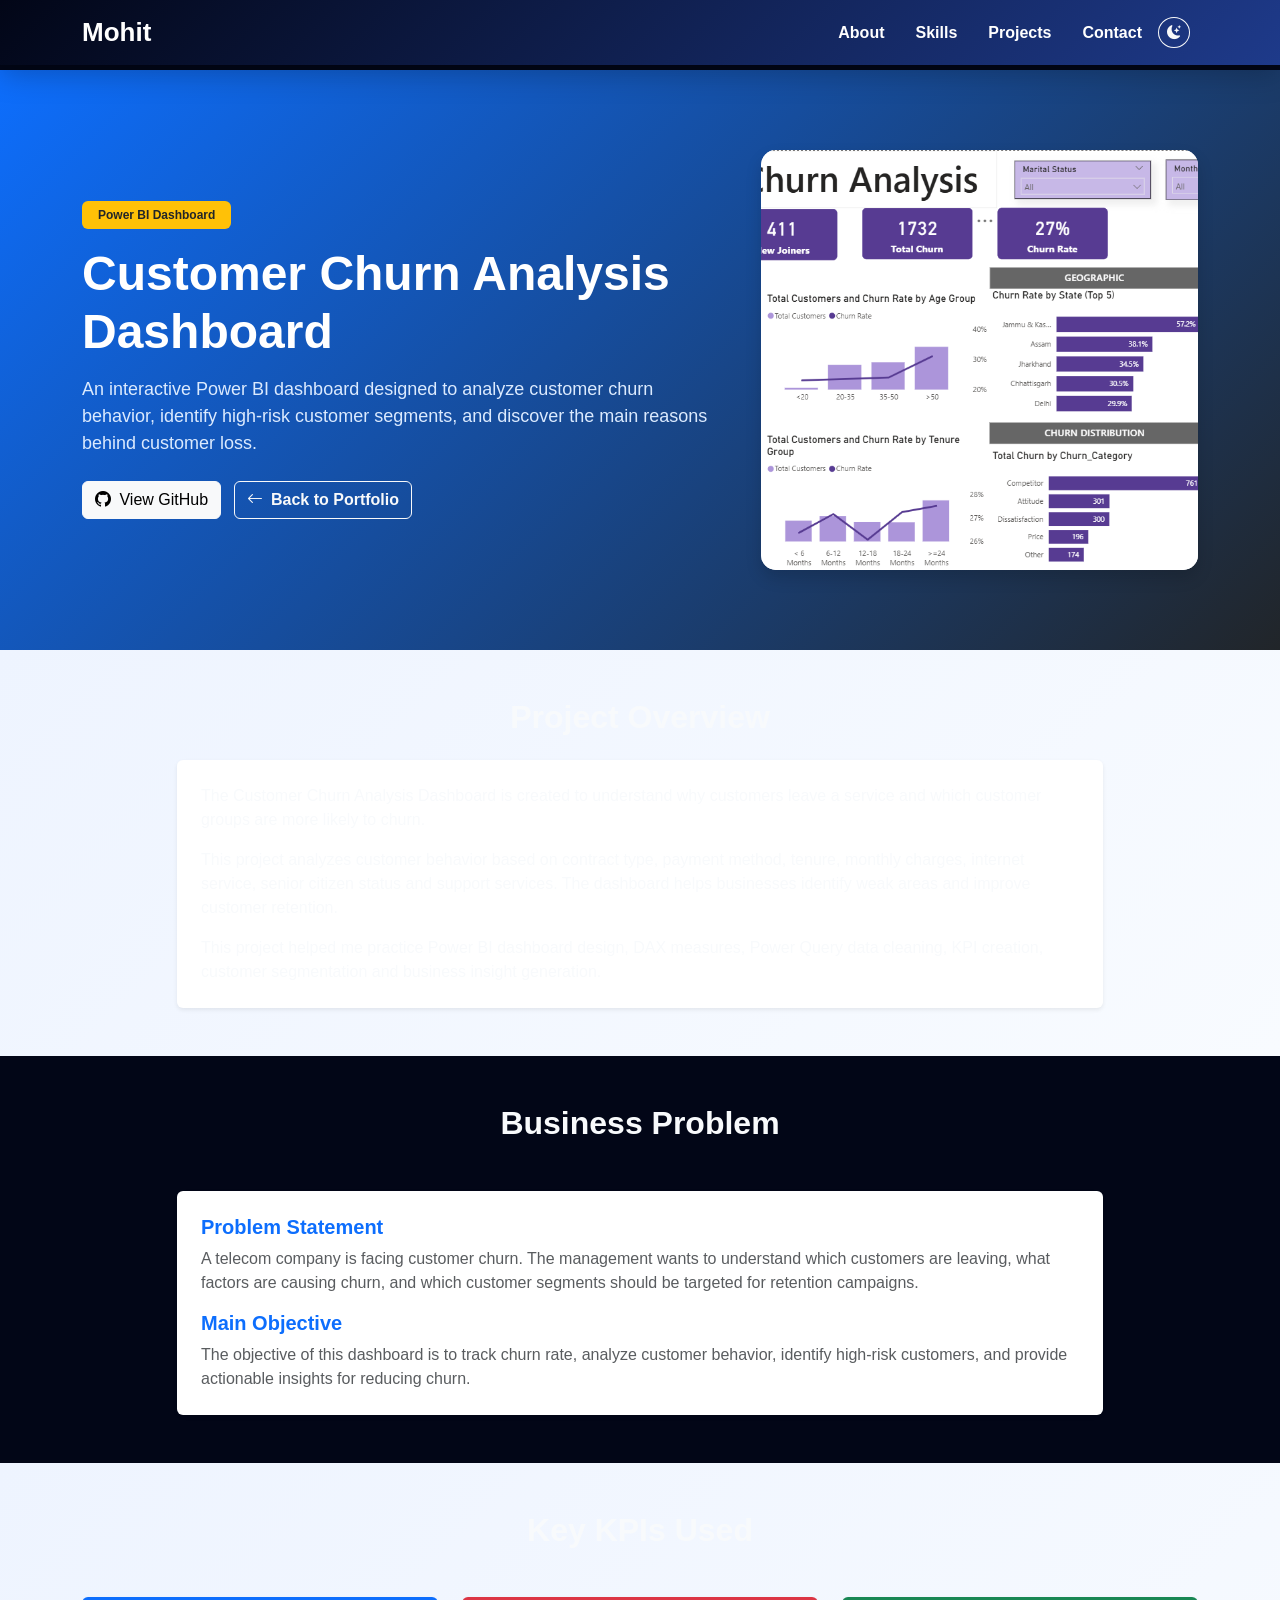
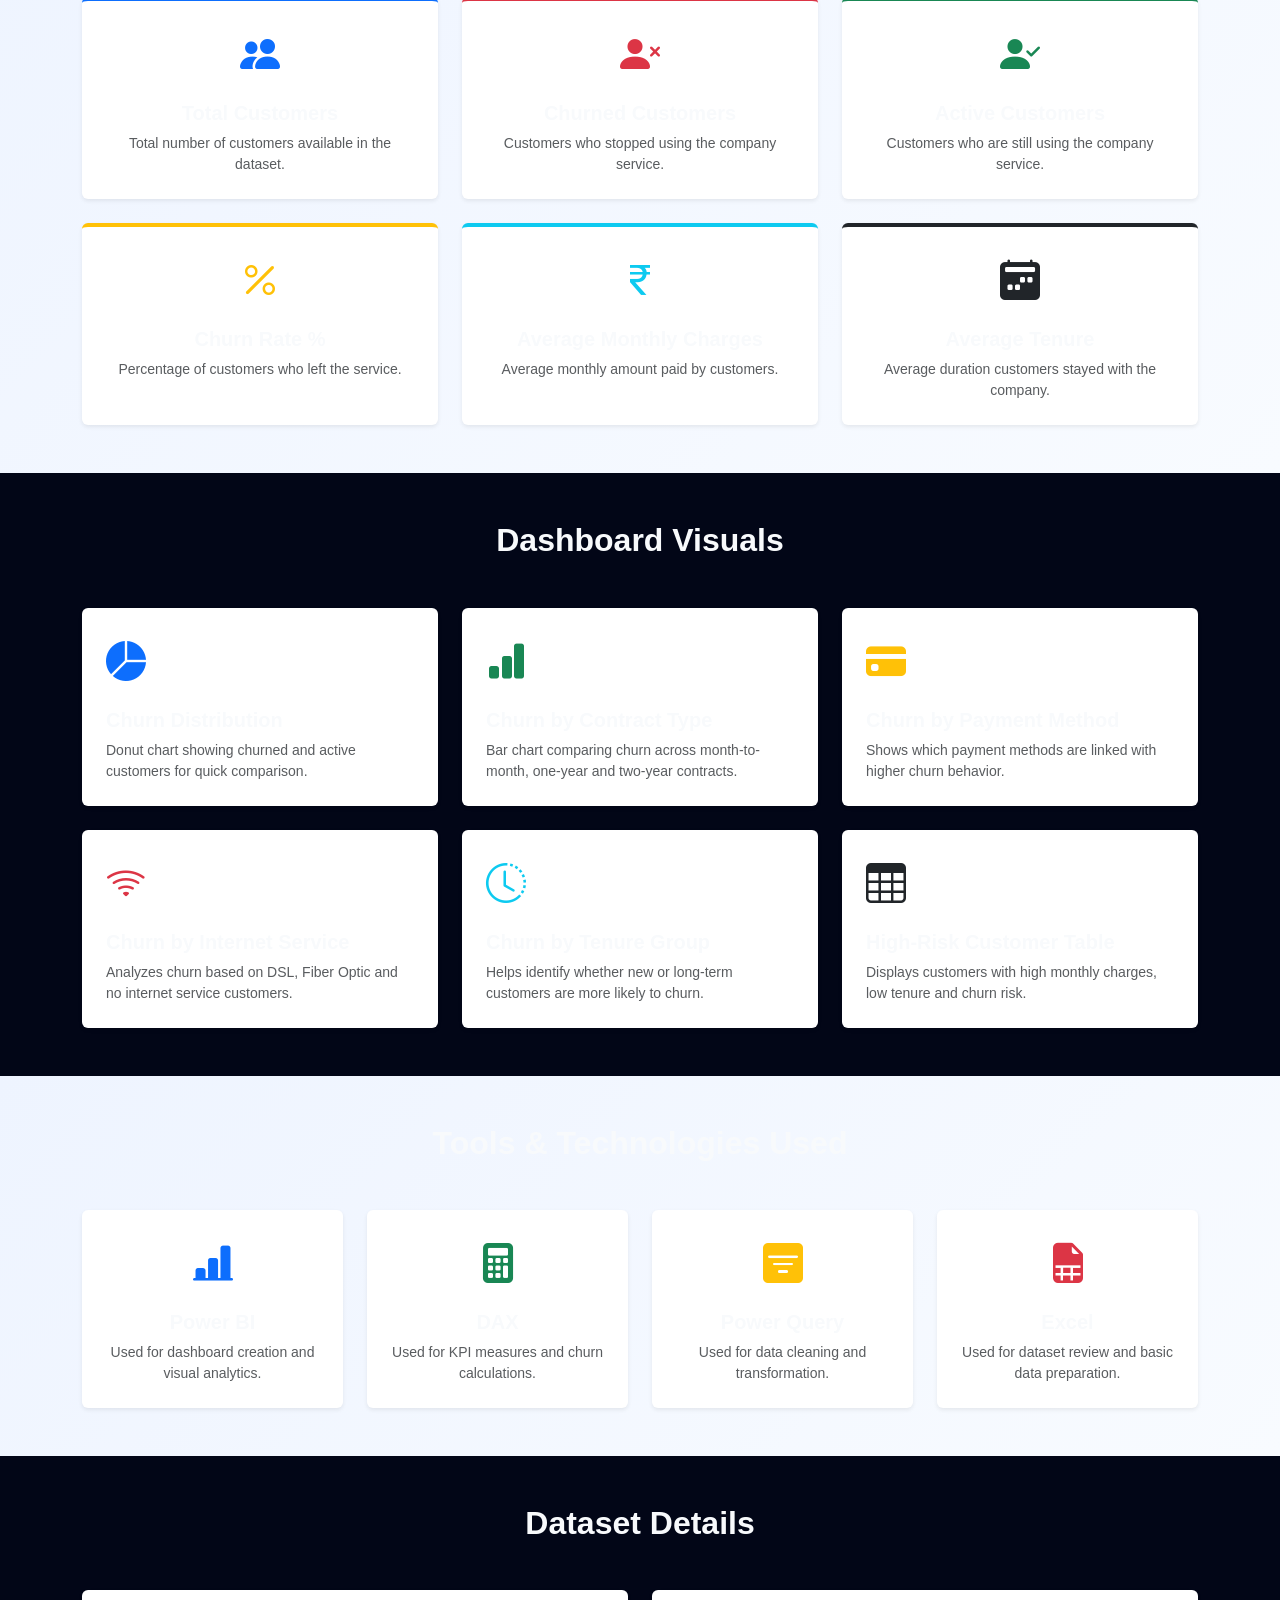
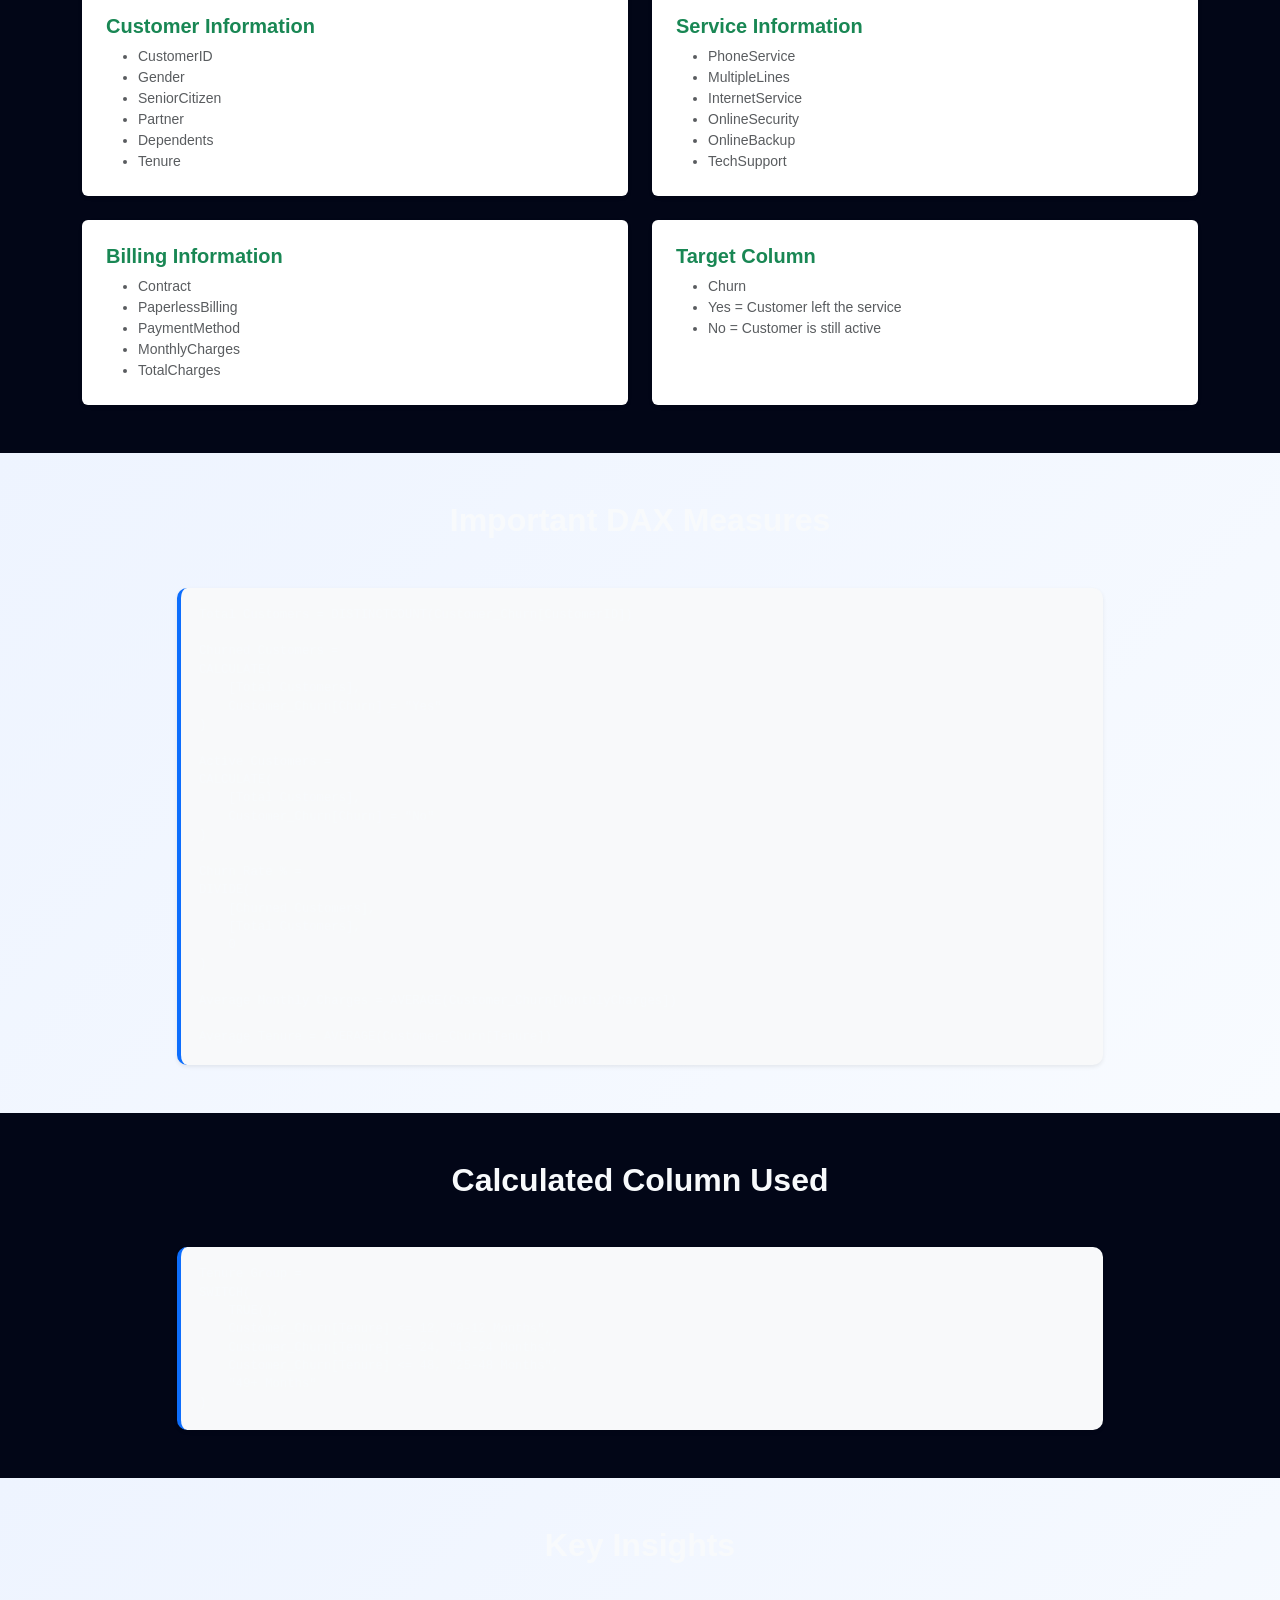
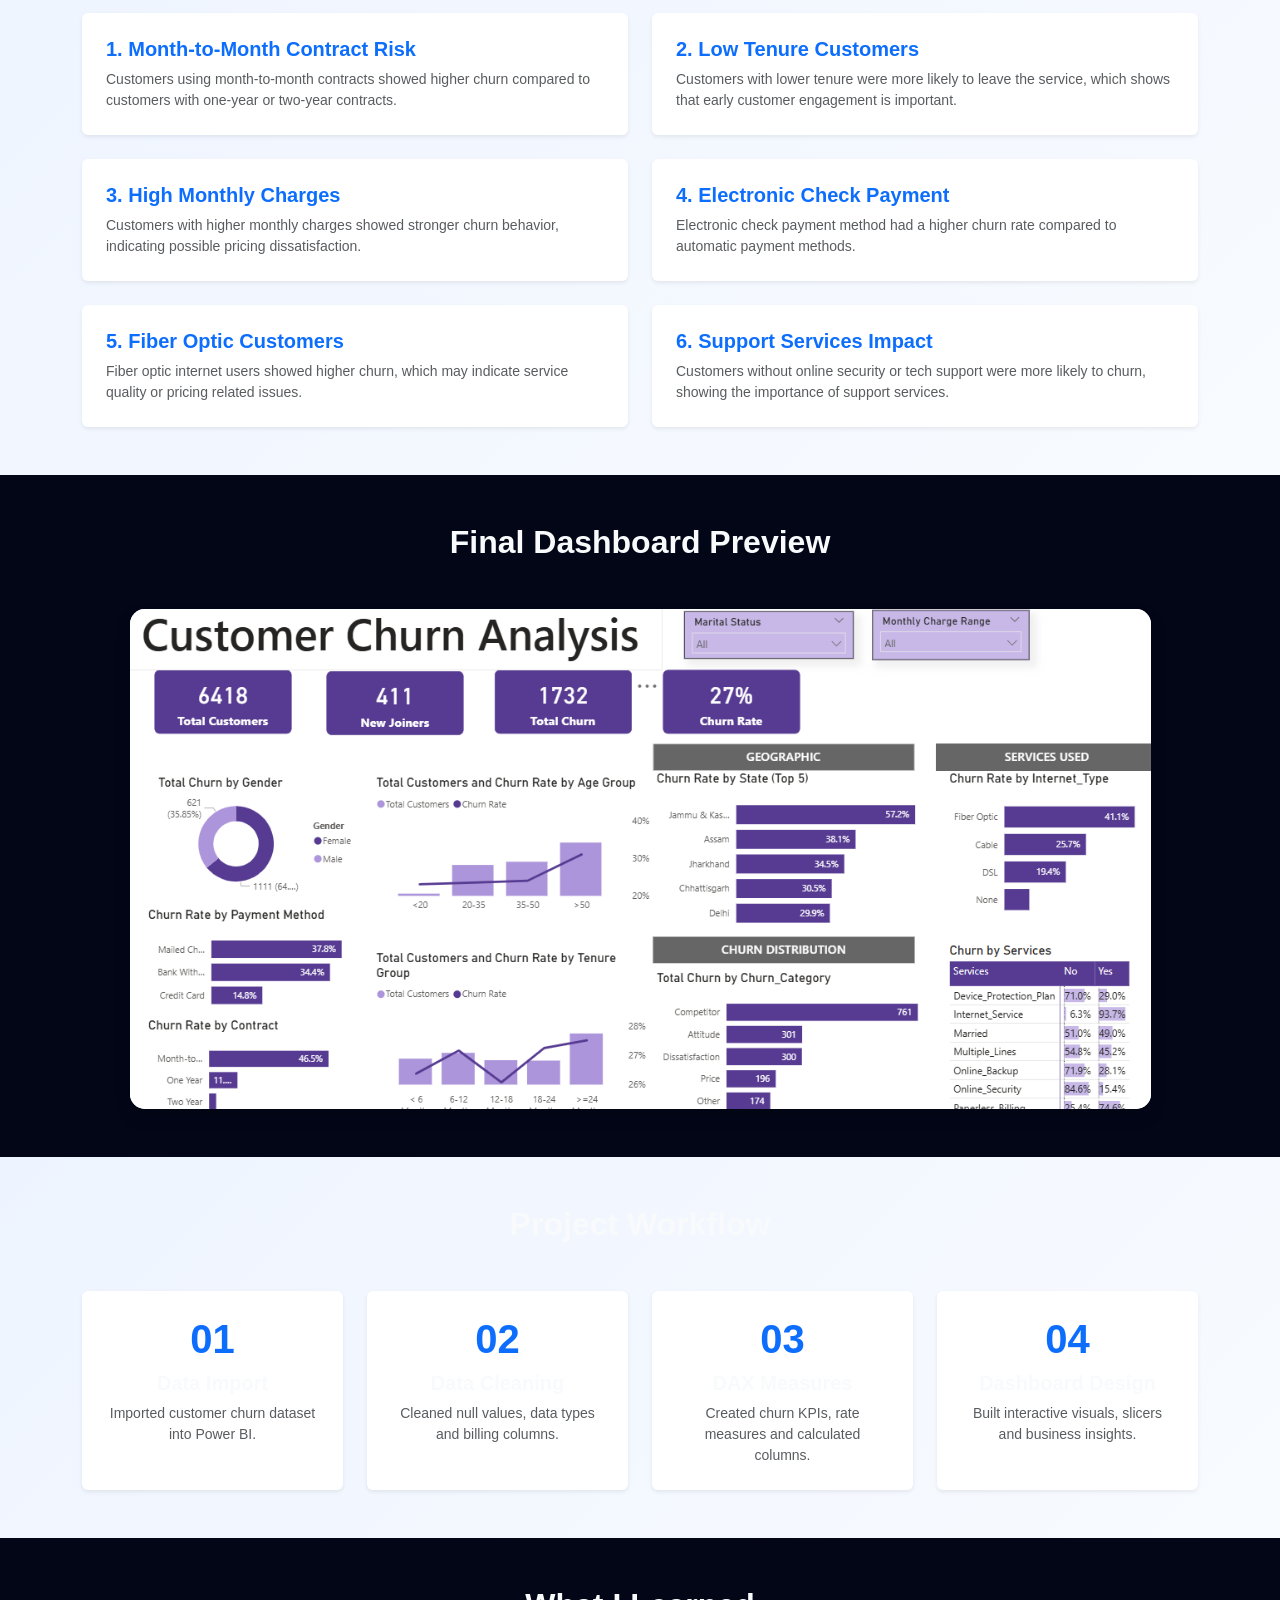
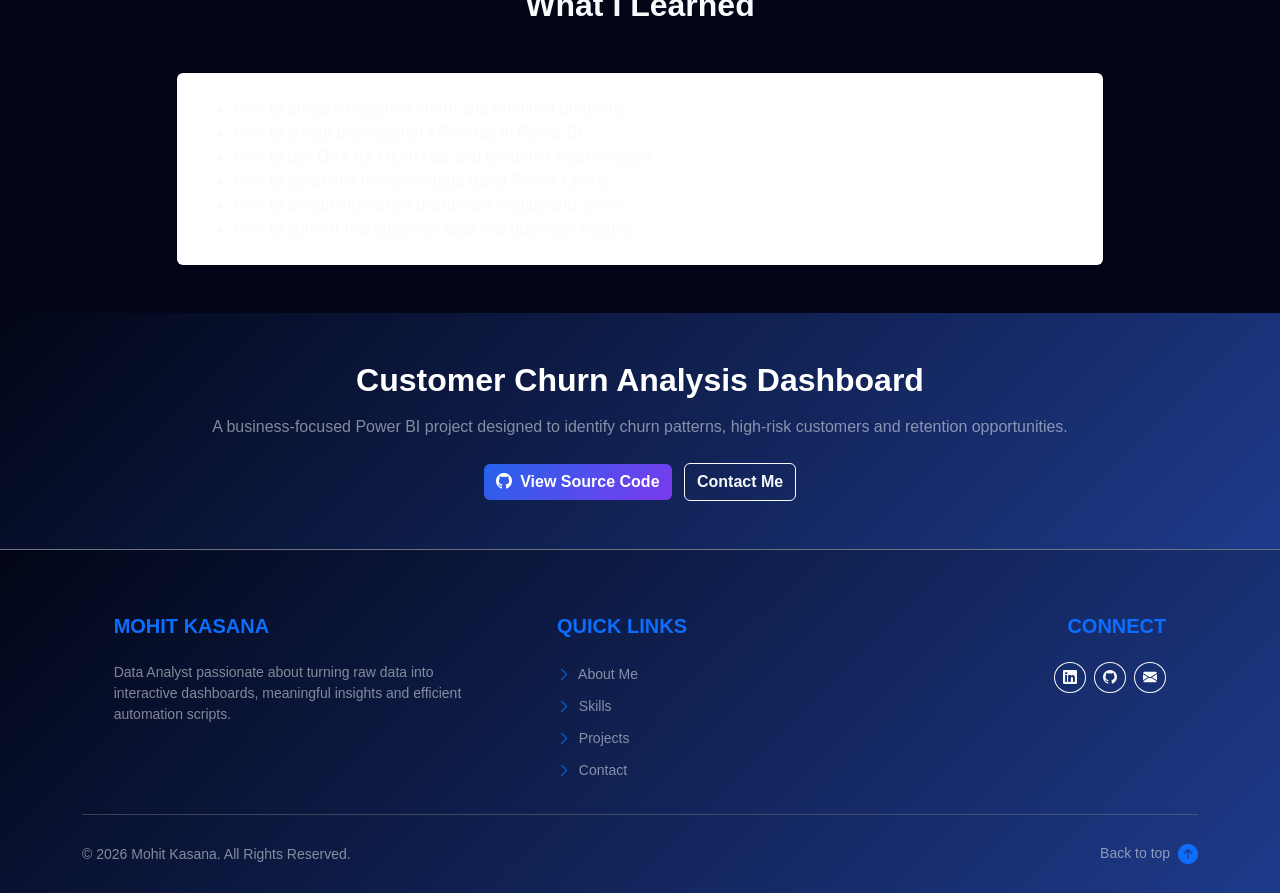
<file: customer_churn_analysis.html>
<!DOCTYPE html>
<html lang="en">
<head>
    <meta charset="UTF-8">
    <title>Customer Churn Analysis Dashboard | Mohit Kasana</title>
    <meta name="viewport" content="width=device-width, initial-scale=1">

    <link rel="icon" type="image/x-icon" href="images/favicon.ico">

    <!-- Bootstrap 5 CSS -->
    <link href="https://cdn.jsdelivr.net/npm/bootstrap@5.3.3/dist/css/bootstrap.min.css" rel="stylesheet">

    <!-- Bootstrap Icons -->
    <link href="https://cdn.jsdelivr.net/npm/bootstrap-icons/font/bootstrap-icons.css" rel="stylesheet">

    <!-- Main CSS -->
    <link rel="stylesheet" href="style.css">

    <style>
        html {
            scroll-behavior: smooth;
        }

        body {
            padding-top: 70px;
        }

        .project-hero {
            background: linear-gradient(135deg, #0d6efd, #212529);
            color: white;
            padding: 80px 0;
        }

        .project-img-box {
            height: 420px;
            overflow: hidden;
            border-radius: 15px;
            background-color: #f8f9fa;
        }

        .project-img-box img {
            width: 100%;
            height: 100%;
            object-fit: cover;
        }

        .feature-card,
        .tech-card,
        .module-card,
        .database-card,
        .insight-card,
        .kpi-card,
        .workflow-card {
            transition: transform 0.3s ease;
        }

        .feature-card:hover,
        .tech-card:hover,
        .module-card:hover,
        .database-card:hover,
        .insight-card:hover,
        .kpi-card:hover,
        .workflow-card:hover {
            transform: translateY(-5px);
        }

        .code-box {
            background-color: #f8f9fa;
            border-left: 4px solid #0d6efd;
            padding: 18px;
            border-radius: 10px;
            font-size: 14px;
            overflow-x: auto;
        }

        .dashboard-preview {
            height: 500px;
            overflow: hidden;
            border-radius: 15px;
            background-color: #f8f9fa;
        }

        .dashboard-preview img {
            width: 100%;
            height: 100%;
            object-fit: cover;
        }

        [data-bs-theme="dark"] .bg-white,
        [data-bs-theme="dark"] .bg-light {
            background-color: #212529 !important;
            color: #f8f9fa !important;
        }

        [data-bs-theme="dark"] .feature-card,
        [data-bs-theme="dark"] .tech-card,
        [data-bs-theme="dark"] .module-card,
        [data-bs-theme="dark"] .database-card,
        [data-bs-theme="dark"] .insight-card,
        [data-bs-theme="dark"] .kpi-card,
        [data-bs-theme="dark"] .workflow-card {
            background-color: #2b3035 !important;
            color: #f8f9fa !important;
        }

        [data-bs-theme="dark"] .text-dark {
            color: #f8f9fa !important;
        }

        [data-bs-theme="dark"] .text-muted {
            color: #adb5bd !important;
        }

        [data-bs-theme="dark"] .code-box {
            background-color: #2b3035 !important;
            color: #f8f9fa !important;
            border-left: 4px solid #0d6efd;
        }
    </style>
</head>

<body>

<!-- Navbar -->
<nav class="navbar navbar-expand-lg navbar-dark fixed-top custom-navbar bg-dark">
    <div class="container">
        <a class="navbar-brand fw-bold" href="index.html">Mohit</a>

        <div class="d-flex align-items-center order-lg-3 ms-2">
            <button class="btn btn-outline-light btn-sm rounded-circle me-2" id="darkModeToggle" title="Toggle Dark/Light Mode">
                <i class="bi bi-moon-stars-fill"></i>
            </button>
        </div>

        <button class="navbar-toggler" data-bs-toggle="collapse" data-bs-target="#menu" aria-controls="menu" aria-expanded="false" aria-label="Toggle navigation">
            <span class="navbar-toggler-icon"></span>
        </button>

        <div class="collapse navbar-collapse" id="menu">
            <ul class="navbar-nav ms-auto">
                <li class="nav-item"><a class="nav-link" href="index.html#about">About</a></li>
                <li class="nav-item"><a class="nav-link" href="index.html#skills">Skills</a></li>
                <li class="nav-item"><a class="nav-link" href="index.html#projects">Projects</a></li>
                <li class="nav-item"><a class="nav-link" href="index.html#contact">Contact</a></li>
            </ul>
        </div>
    </div>
</nav>

<!-- Hero Section -->
<section class="project-hero">
    <div class="container">
        <div class="row align-items-center g-5">
            <div class="col-md-7">
                <span class="badge bg-warning text-dark mb-3 px-3 py-2">Power BI Dashboard</span>
                <h1 class="fw-bold mb-3">Customer Churn Analysis Dashboard</h1>

                <p class="lead">
                    An interactive Power BI dashboard designed to analyze customer churn behavior,
                    identify high-risk customer segments, and discover the main reasons behind customer loss.
                </p>

                <div class="mt-4">
                    <a href="https://github.com/mohit8059/customer_churn_analysis" target="_blank" class="btn btn-light me-2">
                        <i class="bi bi-github me-1"></i> View GitHub
                    </a>

                    <a href="index.html#projects" class="btn btn-outline-light">
                        <i class="bi bi-arrow-left me-1"></i> Back to Portfolio
                    </a>
                </div>
            </div>

            <div class="col-md-5">
                <div class="project-img-box shadow">
                    <img src="images/customer_churn_analysis.png" alt="Customer Churn Dashboard Screenshot">
                </div>
            </div>
        </div>
    </div>
</section>

<!-- Project Overview -->
<section class="py-5 bg-light">
    <div class="container">
        <h2 class="text-center fw-bold mb-4">Project Overview</h2>

        <div class="row justify-content-center">
            <div class="col-md-10">
                <div class="bg-white p-4 rounded shadow-sm">
                    <p>
                        The Customer Churn Analysis Dashboard is created to understand why customers
                        leave a service and which customer groups are more likely to churn.
                    </p>

                    <p>
                        This project analyzes customer behavior based on contract type, payment method,
                        tenure, monthly charges, internet service, senior citizen status and support services.
                        The dashboard helps businesses identify weak areas and improve customer retention.
                    </p>

                    <p class="mb-0">
                        This project helped me practice Power BI dashboard design, DAX measures,
                        Power Query data cleaning, KPI creation, customer segmentation and business insight generation.
                    </p>
                </div>
            </div>
        </div>
    </div>
</section>

<!-- Business Problem -->
<section class="py-5">
    <div class="container">
        <h2 class="text-center fw-bold mb-5">Business Problem</h2>

        <div class="row g-4 justify-content-center">
            <div class="col-md-10">
                <div class="bg-white rounded shadow-sm p-4">
                    <h5 class="fw-bold text-primary">Problem Statement</h5>
                    <p class="text-muted mb-3">
                        A telecom company is facing customer churn. The management wants to understand
                        which customers are leaving, what factors are causing churn, and which customer segments
                        should be targeted for retention campaigns.
                    </p>

                    <h5 class="fw-bold text-primary">Main Objective</h5>
                    <p class="text-muted mb-0">
                        The objective of this dashboard is to track churn rate, analyze customer behavior,
                        identify high-risk customers, and provide actionable insights for reducing churn.
                    </p>
                </div>
            </div>
        </div>
    </div>
</section>

<!-- KPI Cards Section -->
<section class="py-5 bg-light">
    <div class="container">
        <h2 class="text-center fw-bold mb-5">Key KPIs Used</h2>

        <div class="row g-4 text-center">

            <div class="col-md-4 col-sm-6">
                <div class="kpi-card bg-white shadow-sm rounded p-4 h-100 border-top border-primary border-4">
                    <i class="bi bi-people-fill text-primary fs-1"></i>
                    <h5 class="fw-bold mt-3">Total Customers</h5>
                    <p class="small text-muted mb-0">Total number of customers available in the dataset.</p>
                </div>
            </div>

            <div class="col-md-4 col-sm-6">
                <div class="kpi-card bg-white shadow-sm rounded p-4 h-100 border-top border-danger border-4">
                    <i class="bi bi-person-x-fill text-danger fs-1"></i>
                    <h5 class="fw-bold mt-3">Churned Customers</h5>
                    <p class="small text-muted mb-0">Customers who stopped using the company service.</p>
                </div>
            </div>

            <div class="col-md-4 col-sm-6">
                <div class="kpi-card bg-white shadow-sm rounded p-4 h-100 border-top border-success border-4">
                    <i class="bi bi-person-check-fill text-success fs-1"></i>
                    <h5 class="fw-bold mt-3">Active Customers</h5>
                    <p class="small text-muted mb-0">Customers who are still using the company service.</p>
                </div>
            </div>

            <div class="col-md-4 col-sm-6">
                <div class="kpi-card bg-white shadow-sm rounded p-4 h-100 border-top border-warning border-4">
                    <i class="bi bi-percent text-warning fs-1"></i>
                    <h5 class="fw-bold mt-3">Churn Rate %</h5>
                    <p class="small text-muted mb-0">Percentage of customers who left the service.</p>
                </div>
            </div>

            <div class="col-md-4 col-sm-6">
                <div class="kpi-card bg-white shadow-sm rounded p-4 h-100 border-top border-info border-4">
                    <i class="bi bi-currency-rupee text-info fs-1"></i>
                    <h5 class="fw-bold mt-3">Average Monthly Charges</h5>
                    <p class="small text-muted mb-0">Average monthly amount paid by customers.</p>
                </div>
            </div>

            <div class="col-md-4 col-sm-6">
                <div class="kpi-card bg-white shadow-sm rounded p-4 h-100 border-top border-dark border-4">
                    <i class="bi bi-calendar2-week-fill text-dark fs-1"></i>
                    <h5 class="fw-bold mt-3">Average Tenure</h5>
                    <p class="small text-muted mb-0">Average duration customers stayed with the company.</p>
                </div>
            </div>

        </div>
    </div>
</section>

<!-- Dashboard Visuals -->
<section class="py-5">
    <div class="container">
        <h2 class="text-center fw-bold mb-5">Dashboard Visuals</h2>

        <div class="row g-4">

            <div class="col-md-4">
                <div class="feature-card bg-white shadow-sm rounded p-4 h-100">
                    <i class="bi bi-pie-chart-fill text-primary fs-1"></i>
                    <h5 class="fw-bold mt-3">Churn Distribution</h5>
                    <p class="text-muted small mb-0">
                        Donut chart showing churned and active customers for quick comparison.
                    </p>
                </div>
            </div>

            <div class="col-md-4">
                <div class="feature-card bg-white shadow-sm rounded p-4 h-100">
                    <i class="bi bi-bar-chart-fill text-success fs-1"></i>
                    <h5 class="fw-bold mt-3">Churn by Contract Type</h5>
                    <p class="text-muted small mb-0">
                        Bar chart comparing churn across month-to-month, one-year and two-year contracts.
                    </p>
                </div>
            </div>

            <div class="col-md-4">
                <div class="feature-card bg-white shadow-sm rounded p-4 h-100">
                    <i class="bi bi-credit-card-fill text-warning fs-1"></i>
                    <h5 class="fw-bold mt-3">Churn by Payment Method</h5>
                    <p class="text-muted small mb-0">
                        Shows which payment methods are linked with higher churn behavior.
                    </p>
                </div>
            </div>

            <div class="col-md-4">
                <div class="feature-card bg-white shadow-sm rounded p-4 h-100">
                    <i class="bi bi-wifi text-danger fs-1"></i>
                    <h5 class="fw-bold mt-3">Churn by Internet Service</h5>
                    <p class="text-muted small mb-0">
                        Analyzes churn based on DSL, Fiber Optic and no internet service customers.
                    </p>
                </div>
            </div>

            <div class="col-md-4">
                <div class="feature-card bg-white shadow-sm rounded p-4 h-100">
                    <i class="bi bi-clock-history text-info fs-1"></i>
                    <h5 class="fw-bold mt-3">Churn by Tenure Group</h5>
                    <p class="text-muted small mb-0">
                        Helps identify whether new or long-term customers are more likely to churn.
                    </p>
                </div>
            </div>

            <div class="col-md-4">
                <div class="feature-card bg-white shadow-sm rounded p-4 h-100">
                    <i class="bi bi-table text-dark fs-1"></i>
                    <h5 class="fw-bold mt-3">High-Risk Customer Table</h5>
                    <p class="text-muted small mb-0">
                        Displays customers with high monthly charges, low tenure and churn risk.
                    </p>
                </div>
            </div>

        </div>
    </div>
</section>

<!-- Tools Used -->
<section class="py-5 bg-light">
    <div class="container">
        <h2 class="text-center fw-bold mb-5">Tools & Technologies Used</h2>

        <div class="row g-4 text-center">

            <div class="col-md-3 col-sm-6">
                <div class="tech-card bg-white shadow-sm rounded p-4 h-100">
                    <i class="bi bi-bar-chart-line-fill text-primary fs-1"></i>
                    <h5 class="fw-bold mt-3">Power BI</h5>
                    <p class="small text-muted mb-0">Used for dashboard creation and visual analytics.</p>
                </div>
            </div>

            <div class="col-md-3 col-sm-6">
                <div class="tech-card bg-white shadow-sm rounded p-4 h-100">
                    <i class="bi bi-calculator-fill text-success fs-1"></i>
                    <h5 class="fw-bold mt-3">DAX</h5>
                    <p class="small text-muted mb-0">Used for KPI measures and churn calculations.</p>
                </div>
            </div>

            <div class="col-md-3 col-sm-6">
                <div class="tech-card bg-white shadow-sm rounded p-4 h-100">
                    <i class="bi bi-filter-square-fill text-warning fs-1"></i>
                    <h5 class="fw-bold mt-3">Power Query</h5>
                    <p class="small text-muted mb-0">Used for data cleaning and transformation.</p>
                </div>
            </div>

            <div class="col-md-3 col-sm-6">
                <div class="tech-card bg-white shadow-sm rounded p-4 h-100">
                    <i class="bi bi-file-earmark-spreadsheet-fill text-danger fs-1"></i>
                    <h5 class="fw-bold mt-3">Excel</h5>
                    <p class="small text-muted mb-0">Used for dataset review and basic data preparation.</p>
                </div>
            </div>

        </div>
    </div>
</section>

<!-- Dataset Details -->
<section class="py-5">
    <div class="container">
        <h2 class="text-center fw-bold mb-5">Dataset Details</h2>

        <div class="row g-4">

            <div class="col-md-6">
                <div class="database-card bg-white rounded shadow-sm p-4 h-100">
                    <h5 class="fw-bold text-success">Customer Information</h5>
                    <ul class="small text-muted mb-0">
                        <li>CustomerID</li>
                        <li>Gender</li>
                        <li>SeniorCitizen</li>
                        <li>Partner</li>
                        <li>Dependents</li>
                        <li>Tenure</li>
                    </ul>
                </div>
            </div>

            <div class="col-md-6">
                <div class="database-card bg-white rounded shadow-sm p-4 h-100">
                    <h5 class="fw-bold text-success">Service Information</h5>
                    <ul class="small text-muted mb-0">
                        <li>PhoneService</li>
                        <li>MultipleLines</li>
                        <li>InternetService</li>
                        <li>OnlineSecurity</li>
                        <li>OnlineBackup</li>
                        <li>TechSupport</li>
                    </ul>
                </div>
            </div>

            <div class="col-md-6">
                <div class="database-card bg-white rounded shadow-sm p-4 h-100">
                    <h5 class="fw-bold text-success">Billing Information</h5>
                    <ul class="small text-muted mb-0">
                        <li>Contract</li>
                        <li>PaperlessBilling</li>
                        <li>PaymentMethod</li>
                        <li>MonthlyCharges</li>
                        <li>TotalCharges</li>
                    </ul>
                </div>
            </div>

            <div class="col-md-6">
                <div class="database-card bg-white rounded shadow-sm p-4 h-100">
                    <h5 class="fw-bold text-success">Target Column</h5>
                    <ul class="small text-muted mb-0">
                        <li>Churn</li>
                        <li>Yes = Customer left the service</li>
                        <li>No = Customer is still active</li>
                    </ul>
                </div>
            </div>

        </div>
    </div>
</section>

<!-- DAX Measures -->
<section class="py-5 bg-light">
    <div class="container">
        <h2 class="text-center fw-bold mb-5">Important DAX Measures</h2>

        <div class="row justify-content-center">
            <div class="col-md-10">
                <div class="code-box shadow-sm">
<pre class="mb-0"><code>Total Customers = DISTINCTCOUNT(Customer_Churn[CustomerID])

Churned Customers =
CALCULATE(
    [Total Customers],
    Customer_Churn[Churn] = "Yes"
)

Active Customers =
CALCULATE(
    [Total Customers],
    Customer_Churn[Churn] = "No"
)

Churn Rate % =
DIVIDE(
    [Churned Customers],
    [Total Customers],
    0
)

Average Monthly Charges = AVERAGE(Customer_Churn[MonthlyCharges])

Average Tenure = AVERAGE(Customer_Churn[Tenure])</code></pre>
                </div>
            </div>
        </div>
    </div>
</section>

<!-- Tenure Group -->
<section class="py-5">
    <div class="container">
        <h2 class="text-center fw-bold mb-5">Calculated Column Used</h2>

        <div class="row justify-content-center">
            <div class="col-md-10">
                <div class="code-box shadow-sm">
<pre class="mb-0"><code>Tenure Group =
SWITCH(
    TRUE(),
    Customer_Churn[Tenure] &lt;= 12, "0-12 Months",
    Customer_Churn[Tenure] &lt;= 24, "13-24 Months",
    Customer_Churn[Tenure] &lt;= 48, "25-48 Months",
    "49+ Months"
)</code></pre>
                </div>
            </div>
        </div>
    </div>
</section>

<!-- Key Insights -->
<section class="py-5 bg-light">
    <div class="container">
        <h2 class="text-center fw-bold mb-5">Key Insights</h2>

        <div class="row g-4">

            <div class="col-md-6">
                <div class="insight-card bg-white rounded shadow-sm p-4 h-100">
                    <h5 class="fw-bold text-primary">1. Month-to-Month Contract Risk</h5>
                    <p class="text-muted small mb-0">
                        Customers using month-to-month contracts showed higher churn compared to
                        customers with one-year or two-year contracts.
                    </p>
                </div>
            </div>

            <div class="col-md-6">
                <div class="insight-card bg-white rounded shadow-sm p-4 h-100">
                    <h5 class="fw-bold text-primary">2. Low Tenure Customers</h5>
                    <p class="text-muted small mb-0">
                        Customers with lower tenure were more likely to leave the service,
                        which shows that early customer engagement is important.
                    </p>
                </div>
            </div>

            <div class="col-md-6">
                <div class="insight-card bg-white rounded shadow-sm p-4 h-100">
                    <h5 class="fw-bold text-primary">3. High Monthly Charges</h5>
                    <p class="text-muted small mb-0">
                        Customers with higher monthly charges showed stronger churn behavior,
                        indicating possible pricing dissatisfaction.
                    </p>
                </div>
            </div>

            <div class="col-md-6">
                <div class="insight-card bg-white rounded shadow-sm p-4 h-100">
                    <h5 class="fw-bold text-primary">4. Electronic Check Payment</h5>
                    <p class="text-muted small mb-0">
                        Electronic check payment method had a higher churn rate compared to
                        automatic payment methods.
                    </p>
                </div>
            </div>

            <div class="col-md-6">
                <div class="insight-card bg-white rounded shadow-sm p-4 h-100">
                    <h5 class="fw-bold text-primary">5. Fiber Optic Customers</h5>
                    <p class="text-muted small mb-0">
                        Fiber optic internet users showed higher churn, which may indicate service quality
                        or pricing related issues.
                    </p>
                </div>
            </div>

            <div class="col-md-6">
                <div class="insight-card bg-white rounded shadow-sm p-4 h-100">
                    <h5 class="fw-bold text-primary">6. Support Services Impact</h5>
                    <p class="text-muted small mb-0">
                        Customers without online security or tech support were more likely to churn,
                        showing the importance of support services.
                    </p>
                </div>
            </div>

        </div>
    </div>
</section>

<!-- Dashboard Preview -->
<section class="py-5">
    <div class="container">
        <h2 class="text-center fw-bold mb-5">Final Dashboard Preview</h2>

        <div class="row justify-content-center">
            <div class="col-md-11">
                <div class="dashboard-preview shadow">
                    <img src="images/customer_churn_analysis.png" alt="Customer Churn Dashboard Preview">
                </div>
            </div>
        </div>
    </div>
</section>

<!-- Workflow -->
<section class="py-5 bg-light">
    <div class="container">
        <h2 class="text-center fw-bold mb-5">Project Workflow</h2>

        <div class="row g-4 text-center">

            <div class="col-md-3">
                <div class="workflow-card bg-white rounded shadow-sm p-4 h-100">
                    <h1 class="fw-bold text-primary">01</h1>
                    <h5 class="fw-bold">Data Import</h5>
                    <p class="small text-muted mb-0">Imported customer churn dataset into Power BI.</p>
                </div>
            </div>

            <div class="col-md-3">
                <div class="workflow-card bg-white rounded shadow-sm p-4 h-100">
                    <h1 class="fw-bold text-primary">02</h1>
                    <h5 class="fw-bold">Data Cleaning</h5>
                    <p class="small text-muted mb-0">Cleaned null values, data types and billing columns.</p>
                </div>
            </div>

            <div class="col-md-3">
                <div class="workflow-card bg-white rounded shadow-sm p-4 h-100">
                    <h1 class="fw-bold text-primary">03</h1>
                    <h5 class="fw-bold">DAX Measures</h5>
                    <p class="small text-muted mb-0">Created churn KPIs, rate measures and calculated columns.</p>
                </div>
            </div>

            <div class="col-md-3">
                <div class="workflow-card bg-white rounded shadow-sm p-4 h-100">
                    <h1 class="fw-bold text-primary">04</h1>
                    <h5 class="fw-bold">Dashboard Design</h5>
                    <p class="small text-muted mb-0">Built interactive visuals, slicers and business insights.</p>
                </div>
            </div>

        </div>
    </div>
</section>

<!-- Learning Outcome -->
<section class="py-5">
    <div class="container">
        <h2 class="text-center fw-bold mb-5">What I Learned</h2>

        <div class="row justify-content-center">
            <div class="col-md-10">
                <div class="bg-white rounded shadow-sm p-4">
                    <ul class="mb-0">
                        <li>How to analyze customer churn and retention problems.</li>
                        <li>How to create professional KPI cards in Power BI.</li>
                        <li>How to use DAX for churn rate and customer segmentation.</li>
                        <li>How to clean and transform data using Power Query.</li>
                        <li>How to design interactive dashboard visuals and slicers.</li>
                        <li>How to convert raw customer data into business insights.</li>
                    </ul>
                </div>
            </div>
        </div>
    </div>
</section>

<!-- CTA -->
<section class="py-5 text-center bg-dark text-white">
    <div class="container">
        <h2 class="fw-bold mb-3">Customer Churn Analysis Dashboard</h2>
        <p class="text-white-50 mb-4">
            A business-focused Power BI project designed to identify churn patterns,
            high-risk customers and retention opportunities.
        </p>

        <a href="https://github.com/mohit8059/customer_churn_analysis_dashboard" target="_blank" class="btn btn-primary me-2">
            <i class="bi bi-github me-1"></i> View Source Code
        </a>

        <a href="index.html#contact" class="btn btn-outline-light">
            Contact Me
        </a>
    </div>
</section>

<!-- Footer -->
<footer class="bg-dark text-white pt-5 pb-4 border-top border-secondary border-opacity-20">
    <div class="container text-center text-md-start">
        <div class="row text-center text-md-start">

            <div class="col-md-4 col-lg-4 col-xl-4 mx-auto mt-3">
                <h5 class="text-uppercase mb-4 fw-bold text-primary">Mohit Kasana</h5>
                <p class="small text-white-50">
                    Data Analyst passionate about turning raw data into interactive dashboards,
                    meaningful insights and efficient automation scripts.
                </p>
            </div>

            <div class="col-md-4 col-lg-3 col-xl-3 mx-auto mt-3">
                <h5 class="text-uppercase mb-4 fw-bold text-primary">Quick Links</h5>
                <p class="mb-2"><a href="index.html#about" class="text-white-50 text-decoration-none small"><i class="bi bi-chevron-right me-1 text-primary"></i> About Me</a></p>
                <p class="mb-2"><a href="index.html#skills" class="text-white-50 text-decoration-none small"><i class="bi bi-chevron-right me-1 text-primary"></i> Skills</a></p>
                <p class="mb-2"><a href="index.html#projects" class="text-white-50 text-decoration-none small"><i class="bi bi-chevron-right me-1 text-primary"></i> Projects</a></p>
                <p class="mb-2"><a href="index.html#contact" class="text-white-50 text-decoration-none small"><i class="bi bi-chevron-right me-1 text-primary"></i> Contact</a></p>
            </div>

            <div class="col-md-4 col-lg-3 col-xl-3 mx-auto mt-3 text-center text-md-end">
                <h5 class="text-uppercase mb-4 fw-bold text-primary">Connect</h5>
                <div class="d-flex justify-content-center justify-content-md-end gap-2 mt-2">
                    <a href="https://www.linkedin.com/in/mohit-kasana-202879412" target="_blank" class="btn btn-outline-light btn-sm rounded-circle"><i class="bi bi-linkedin"></i></a>
                    <a href="https://github.com/mohit8059" target="_blank" class="btn btn-outline-light btn-sm rounded-circle"><i class="bi bi-github"></i></a>
                    <a href="mailto:mohit805959@gmail.com" class="btn btn-outline-light btn-sm rounded-circle"><i class="bi bi-envelope-fill"></i></a>
                </div>
            </div>

        </div>

        <hr class="mb-4 mt-4 border-secondary opacity-50">

        <div class="row align-items-center">
            <div class="col-md-7 col-lg-8 text-center text-md-start">
                <p class="small text-white-50 mb-0">© 2026 Mohit Kasana. All Rights Reserved.</p>
            </div>

            <div class="col-md-5 col-lg-4 text-center text-md-end mt-3 mt-md-0">
                <a href="#" class="text-white-50 text-decoration-none small">
                    Back to top <i class="bi bi-arrow-up-circle-fill text-primary fs-5 ms-1 align-middle"></i>
                </a>
            </div>
        </div>
    </div>
</footer>

<!-- Bootstrap 5 JavaScript Bundle -->
<script src="https://cdn.jsdelivr.net/npm/bootstrap@5.3.3/dist/js/bootstrap.bundle.min.js"></script>

<!-- Dark Mode Script -->
<script>
    const toggleBtn = document.getElementById("darkModeToggle");
    const htmlTag = document.documentElement;

    if (localStorage.getItem("theme") === "dark") {
        htmlTag.setAttribute("data-bs-theme", "dark");
    }

    toggleBtn.addEventListener("click", function () {
        if (htmlTag.getAttribute("data-bs-theme") === "dark") {
            htmlTag.setAttribute("data-bs-theme", "light");
            localStorage.setItem("theme", "light");
        } else {
            htmlTag.setAttribute("data-bs-theme", "dark");
            localStorage.setItem("theme", "dark");
        }
    });
</script>

</body>
</html>
</file>
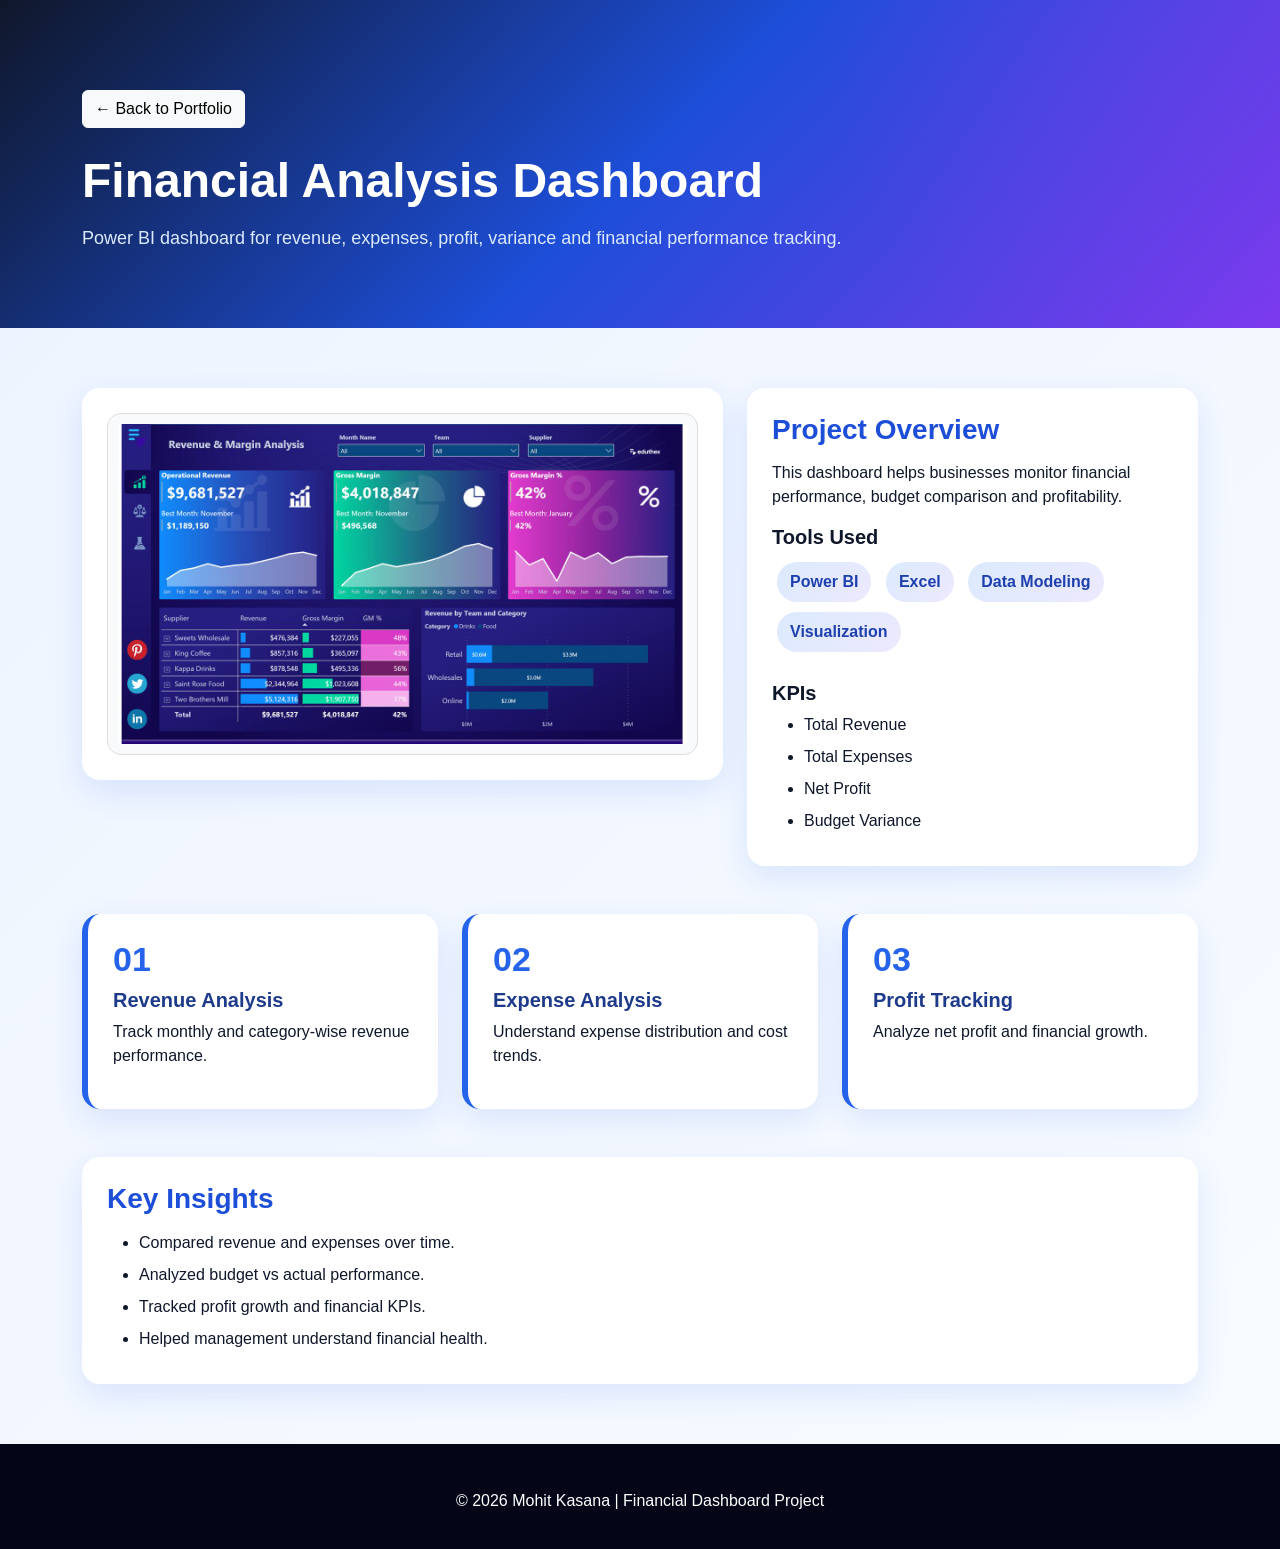
<file: financial_dashboard.html>
<!DOCTYPE html>
<html lang="en">
<head>
    <meta charset="UTF-8">
    <title>Financial Dashboard | Mohit Kasana</title>
    <meta name="viewport" content="width=device-width, initial-scale=1">
    <link href="https://cdn.jsdelivr.net/npm/bootstrap@5.3.3/dist/css/bootstrap.min.css" rel="stylesheet">
    <link rel="stylesheet" href="style.css">
</head>
<body>

<section class="project-hero">
    <div class="container">
        <a href="index.html" class="btn btn-light mb-4">← Back to Portfolio</a>
        <h1>Financial Analysis Dashboard</h1>
        <p>Power BI dashboard for revenue, expenses, profit, variance and financial performance tracking.</p>
    </div>
</section>

<section class="project-detail-section">
    <div class="container">

        <div class="row g-4 align-items-start">
            <div class="col-lg-7">
                <div class="project-preview-card">
                    <img src="images/financial_dashboard.png" class="project-detail-img">
                </div>
            </div>

            <div class="col-lg-5">
                <div class="project-info-card">
                    <h3>Project Overview</h3>
                    <p>This dashboard helps businesses monitor financial performance, budget comparison and profitability.</p>

                    <h5>Tools Used</h5>
                    <div class="tag-box">
                        <span>Power BI</span>
                        <span>Excel</span>
                        <span>Data Modeling</span>
                        <span>Visualization</span>
                    </div>

                    <h5 class="mt-4">KPIs</h5>
                    <ul>
                        <li>Total Revenue</li>
                        <li>Total Expenses</li>
                        <li>Net Profit</li>
                        <li>Budget Variance</li>
                    </ul>
                </div>
            </div>
        </div>

        <div class="row g-4 mt-4">
            <div class="col-md-4"><div class="feature-box"><h4>01</h4><h5>Revenue Analysis</h5><p>Track monthly and category-wise revenue performance.</p></div></div>
            <div class="col-md-4"><div class="feature-box"><h4>02</h4><h5>Expense Analysis</h5><p>Understand expense distribution and cost trends.</p></div></div>
            <div class="col-md-4"><div class="feature-box"><h4>03</h4><h5>Profit Tracking</h5><p>Analyze net profit and financial growth.</p></div></div>
        </div>

        <div class="content-card mt-5">
            <h3>Key Insights</h3>
            <ul>
                <li>Compared revenue and expenses over time.</li>
                <li>Analyzed budget vs actual performance.</li>
                <li>Tracked profit growth and financial KPIs.</li>
                <li>Helped management understand financial health.</li>
            </ul>
        </div>

    </div>
</section>

<footer>
    <p>© 2026 Mohit Kasana | Financial Dashboard Project</p>
</footer>

</body>
</html>
</file>
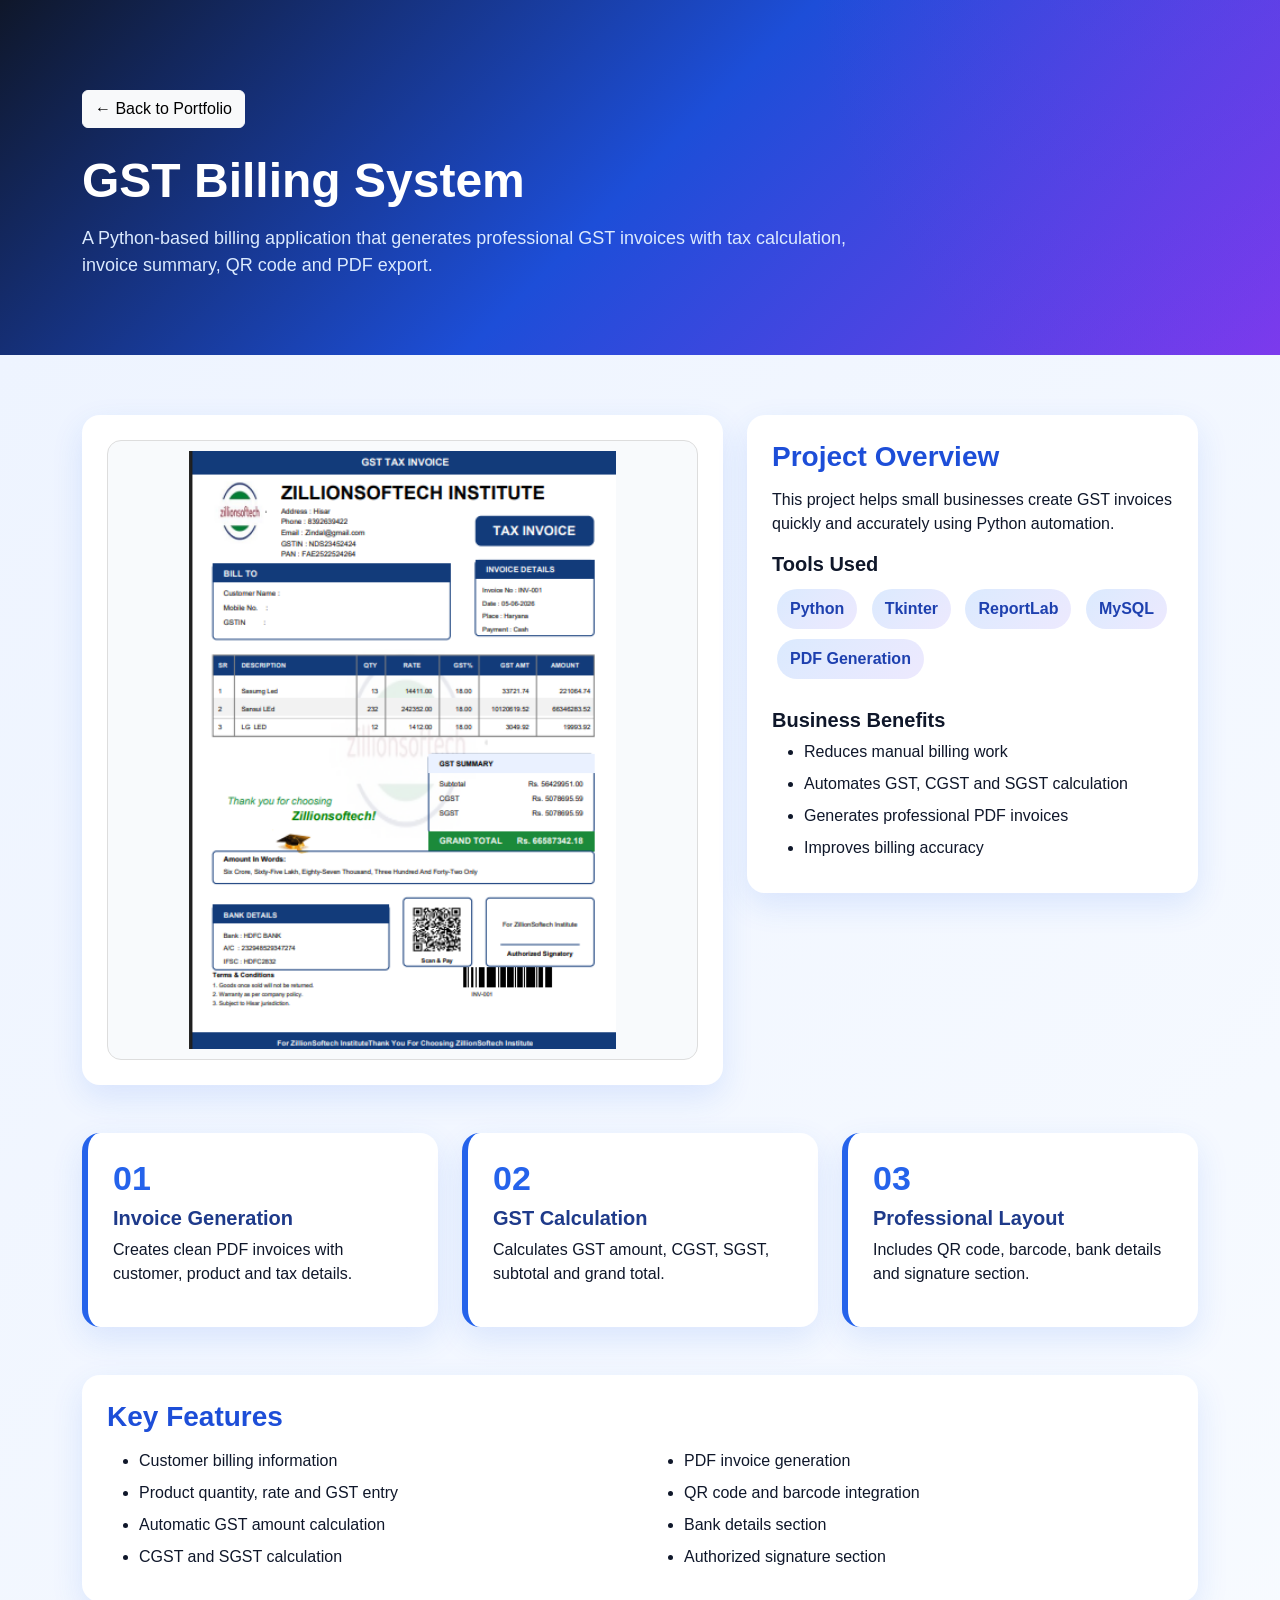
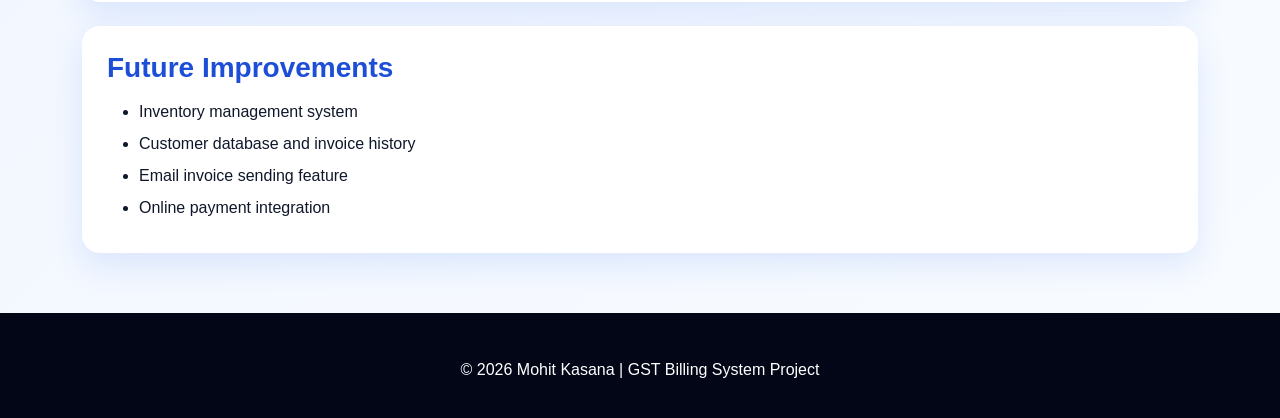
<file: gst_billing_system.html>
<!DOCTYPE html>
<html lang="en">
<head>
    <meta charset="UTF-8">
    <title>GST Billing System | Mohit Kasana</title>
    <meta name="viewport" content="width=device-width, initial-scale=1">

    <link href="https://cdn.jsdelivr.net/npm/bootstrap@5.3.3/dist/css/bootstrap.min.css" rel="stylesheet">
    <link rel="stylesheet" href="style.css">
</head>
<body>

<section class="project-hero">
    <div class="container">
        <a href="index.html" class="btn btn-light mb-4">← Back to Portfolio</a>

        <h1>GST Billing System</h1>
        <p>
            A Python-based billing application that generates professional GST invoices
            with tax calculation, invoice summary, QR code and PDF export.
        </p>
    </div>
</section>

<section class="project-detail-section">
    <div class="container">

        <div class="row g-4 align-items-start">
            <div class="col-lg-7">
                <div class="project-preview-card">
                    <img src="images/gst_billing_system.png" class="project-detail-img">
                </div>
            </div>

            <div class="col-lg-5">
                <div class="project-info-card">
                    <h3>Project Overview</h3>
                    <p>
                        This project helps small businesses create GST invoices quickly
                        and accurately using Python automation.
                    </p>

                    <h5>Tools Used</h5>
                    <div class="tag-box">
                        <span>Python</span>
                        <span>Tkinter</span>
                        <span>ReportLab</span>
                        <span>MySQL</span>
                        <span>PDF Generation</span>
                    </div>

                    <h5 class="mt-4">Business Benefits</h5>
                    <ul>
                        <li>Reduces manual billing work</li>
                        <li>Automates GST, CGST and SGST calculation</li>
                        <li>Generates professional PDF invoices</li>
                        <li>Improves billing accuracy</li>
                    </ul>
                </div>
            </div>
        </div>

        <div class="row g-4 mt-4">
            <div class="col-md-4">
                <div class="feature-box">
                    <h4>01</h4>
                    <h5>Invoice Generation</h5>
                    <p>Creates clean PDF invoices with customer, product and tax details.</p>
                </div>
            </div>

            <div class="col-md-4">
                <div class="feature-box">
                    <h4>02</h4>
                    <h5>GST Calculation</h5>
                    <p>Calculates GST amount, CGST, SGST, subtotal and grand total.</p>
                </div>
            </div>

            <div class="col-md-4">
                <div class="feature-box">
                    <h4>03</h4>
                    <h5>Professional Layout</h5>
                    <p>Includes QR code, barcode, bank details and signature section.</p>
                </div>
            </div>
        </div>

        <div class="content-card mt-5">
            <h3>Key Features</h3>
            <div class="row">
                <div class="col-md-6">
                    <ul>
                        <li>Customer billing information</li>
                        <li>Product quantity, rate and GST entry</li>
                        <li>Automatic GST amount calculation</li>
                        <li>CGST and SGST calculation</li>
                    </ul>
                </div>

                <div class="col-md-6">
                    <ul>
                        <li>PDF invoice generation</li>
                        <li>QR code and barcode integration</li>
                        <li>Bank details section</li>
                        <li>Authorized signature section</li>
                    </ul>
                </div>
            </div>
        </div>

        <div class="content-card mt-4">
            <h3>Future Improvements</h3>
            <ul>
                <li>Inventory management system</li>
                <li>Customer database and invoice history</li>
                <li>Email invoice sending feature</li>
                <li>Online payment integration</li>
            </ul>
        </div>

    </div>
</section>

<footer>
    <p>© 2026 Mohit Kasana | GST Billing System Project</p>
</footer>

</body>
</html>
</file>
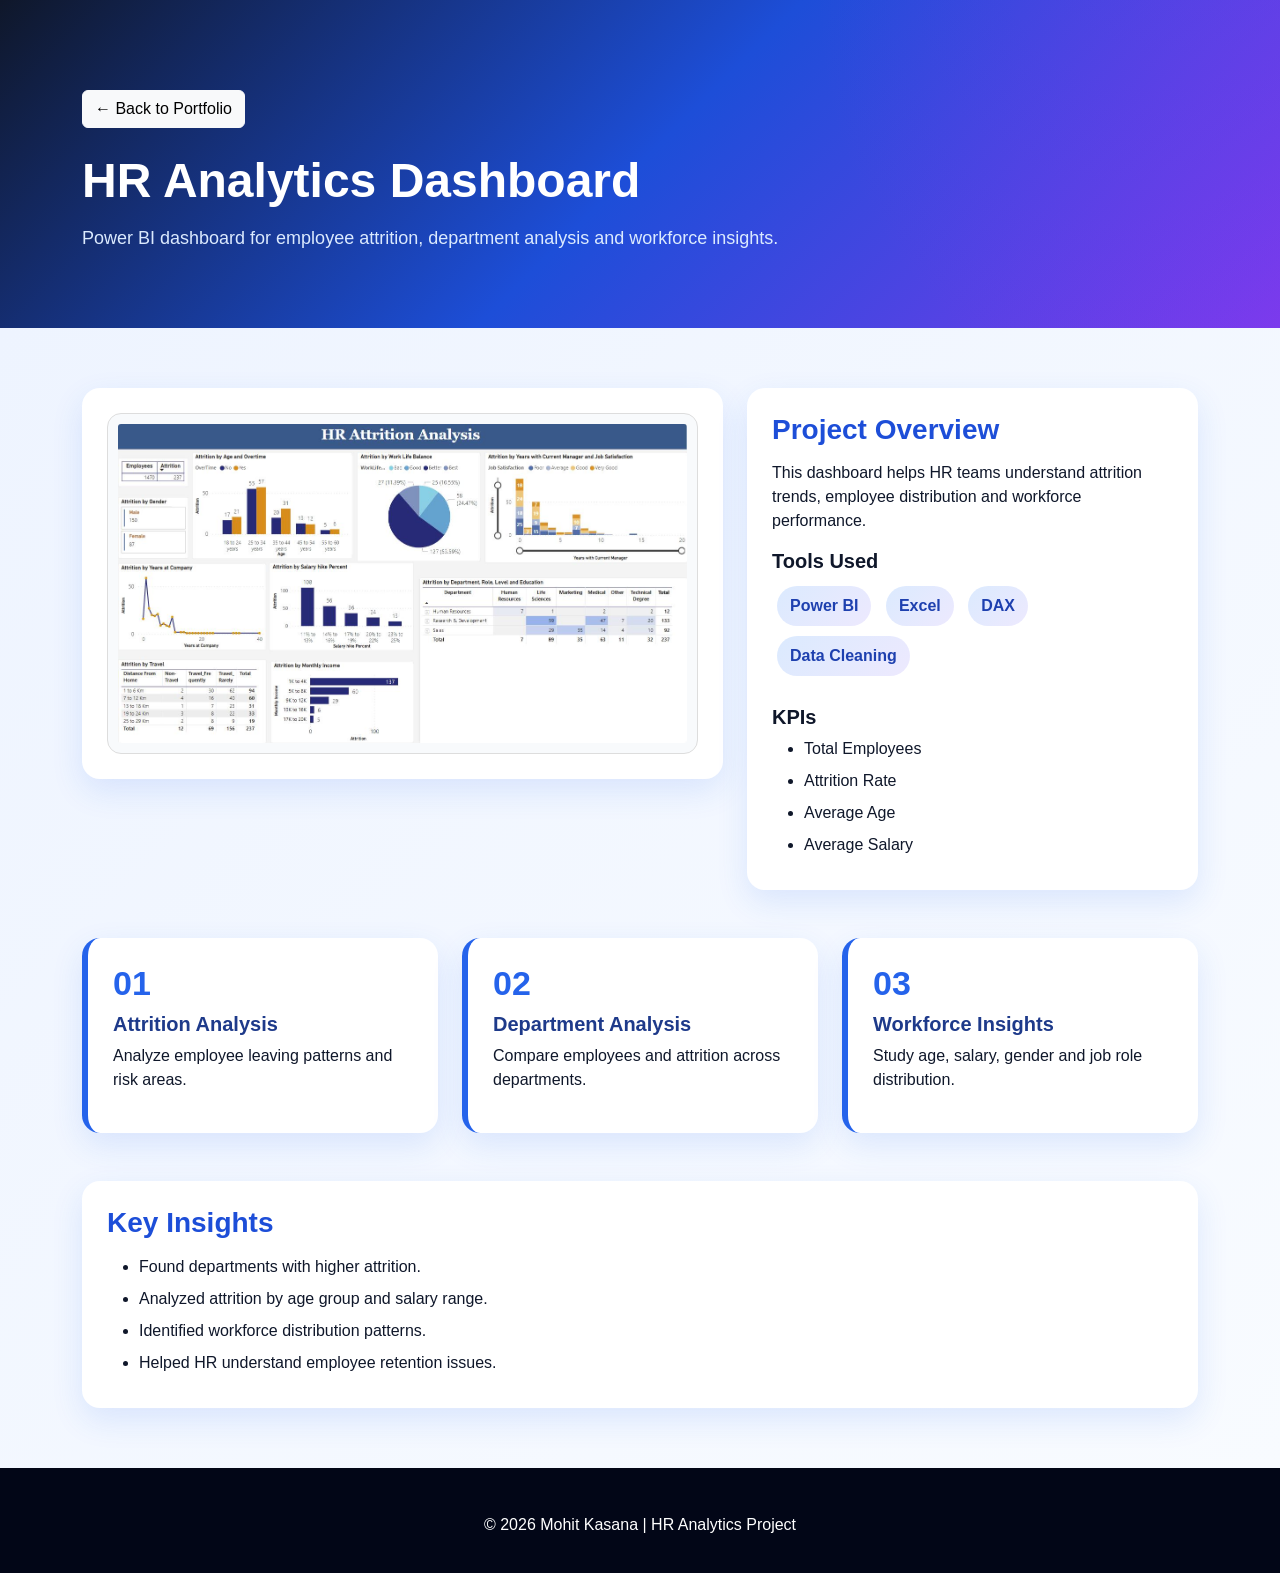
<file: hr_dashboard.html>
<!DOCTYPE html>
<html lang="en">
<head>
    <meta charset="UTF-8">
    <title>HR Dashboard | Mohit Kasana</title>
    <meta name="viewport" content="width=device-width, initial-scale=1">
    <link href="https://cdn.jsdelivr.net/npm/bootstrap@5.3.3/dist/css/bootstrap.min.css" rel="stylesheet">
    <link rel="stylesheet" href="style.css">
</head>
<body>

<section class="project-hero">
    <div class="container">
        <a href="index.html" class="btn btn-light mb-4">← Back to Portfolio</a>
        <h1>HR Analytics Dashboard</h1>
        <p>Power BI dashboard for employee attrition, department analysis and workforce insights.</p>
    </div>
</section>

<section class="project-detail-section">
    <div class="container">

        <div class="row g-4 align-items-start">
            <div class="col-lg-7">
                <div class="project-preview-card">
                    <img src="images/hr_dashboard.png" class="project-detail-img">
                </div>
            </div>

            <div class="col-lg-5">
                <div class="project-info-card">
                    <h3>Project Overview</h3>
                    <p>This dashboard helps HR teams understand attrition trends, employee distribution and workforce performance.</p>

                    <h5>Tools Used</h5>
                    <div class="tag-box">
                        <span>Power BI</span>
                        <span>Excel</span>
                        <span>DAX</span>
                        <span>Data Cleaning</span>
                    </div>

                    <h5 class="mt-4">KPIs</h5>
                    <ul>
                        <li>Total Employees</li>
                        <li>Attrition Rate</li>
                        <li>Average Age</li>
                        <li>Average Salary</li>
                    </ul>
                </div>
            </div>
        </div>

        <div class="row g-4 mt-4">
            <div class="col-md-4"><div class="feature-box"><h4>01</h4><h5>Attrition Analysis</h5><p>Analyze employee leaving patterns and risk areas.</p></div></div>
            <div class="col-md-4"><div class="feature-box"><h4>02</h4><h5>Department Analysis</h5><p>Compare employees and attrition across departments.</p></div></div>
            <div class="col-md-4"><div class="feature-box"><h4>03</h4><h5>Workforce Insights</h5><p>Study age, salary, gender and job role distribution.</p></div></div>
        </div>

        <div class="content-card mt-5">
            <h3>Key Insights</h3>
            <ul>
                <li>Found departments with higher attrition.</li>
                <li>Analyzed attrition by age group and salary range.</li>
                <li>Identified workforce distribution patterns.</li>
                <li>Helped HR understand employee retention issues.</li>
            </ul>
        </div>

    </div>
</section>

<footer>
    <p>© 2026 Mohit Kasana | HR Analytics Project</p>
</footer>

</body>
</html>
</file>
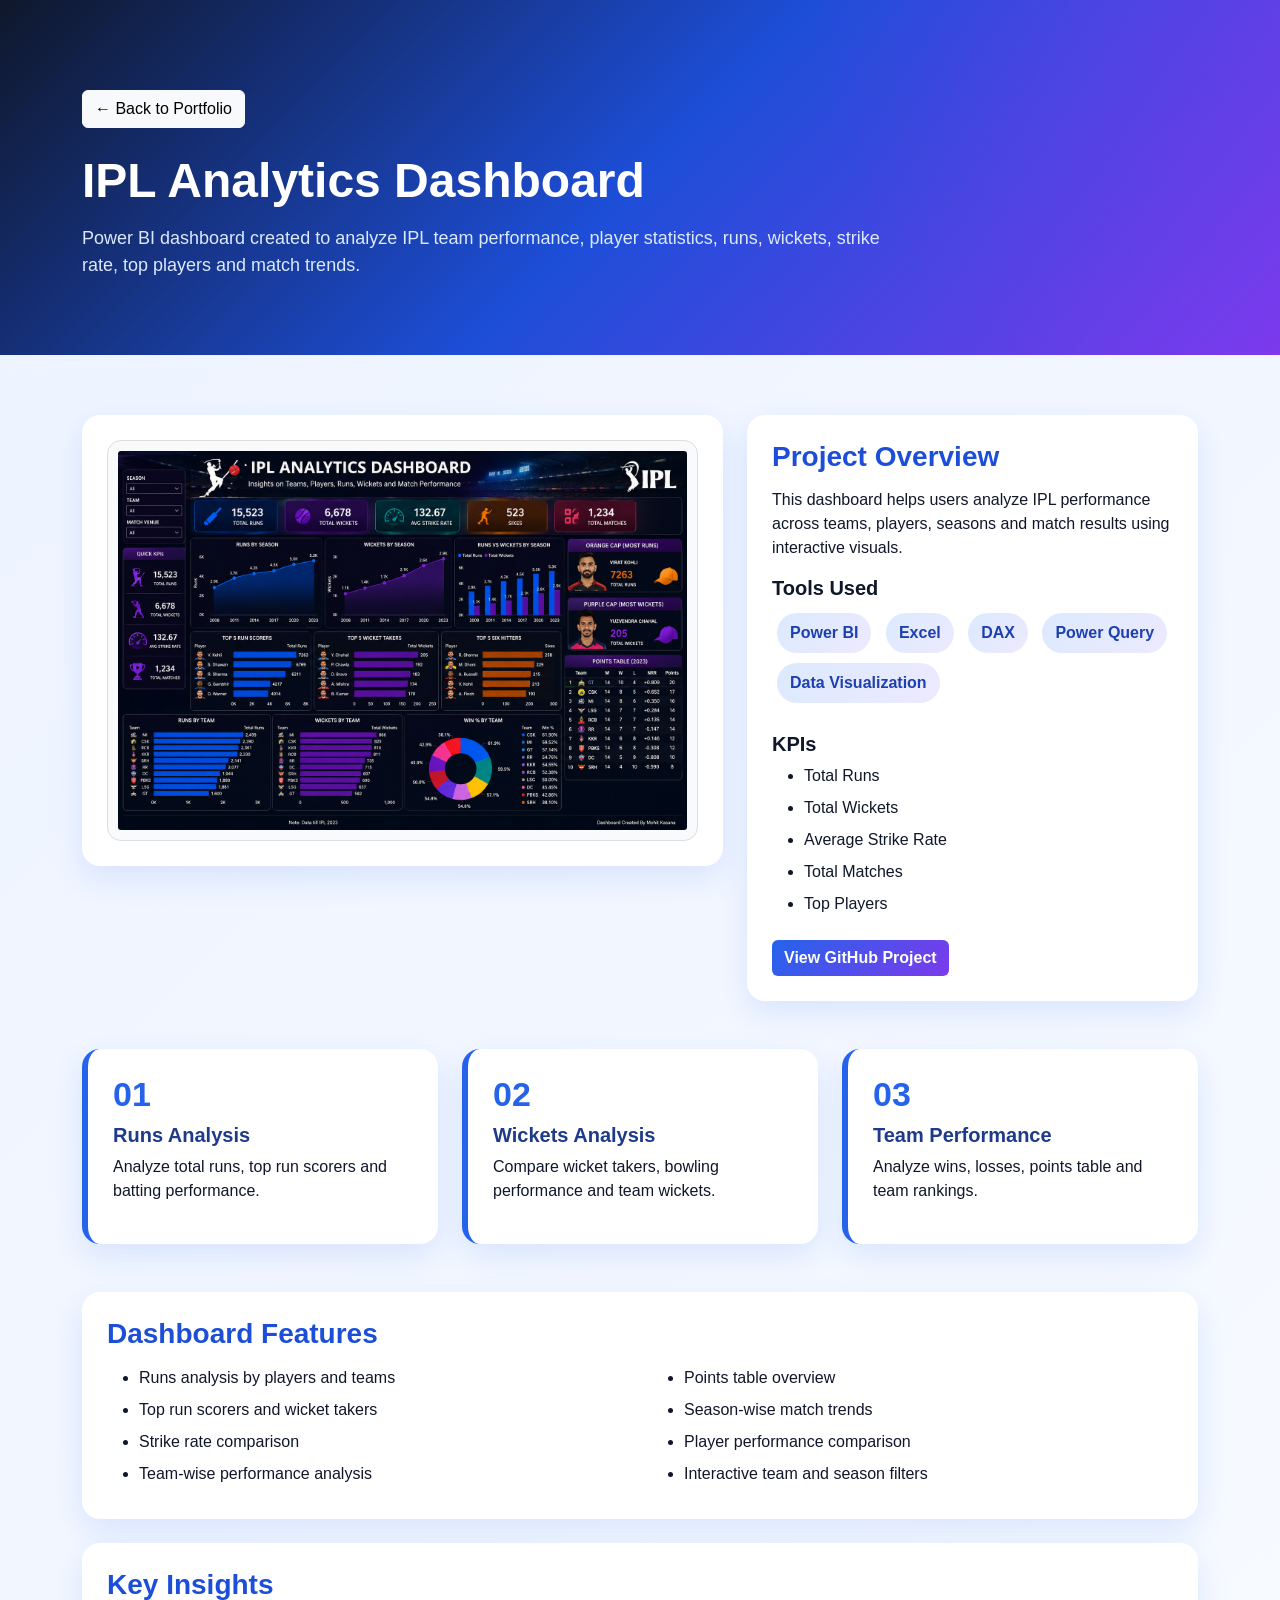
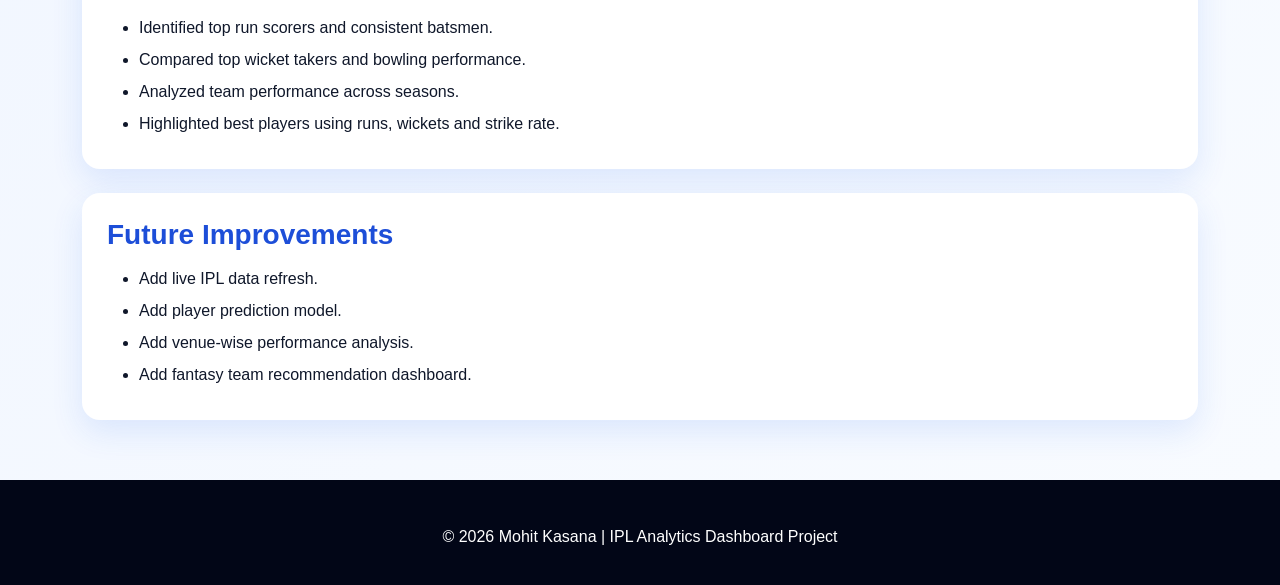
<file: ipl_analytics_dashboard.html>
<!DOCTYPE html>
<html lang="en">
<head>
    <meta charset="UTF-8">
    <title>IPL Analytics Dashboard | Mohit Kasana</title>
    <meta name="viewport" content="width=device-width, initial-scale=1">

    <link href="https://cdn.jsdelivr.net/npm/bootstrap@5.3.3/dist/css/bootstrap.min.css" rel="stylesheet">
    <link rel="stylesheet" href="style.css">
</head>
<body>

<section class="project-hero">
    <div class="container">
        <a href="index.html" class="btn btn-light mb-4">← Back to Portfolio</a>

        <h1>IPL Analytics Dashboard</h1>
        <p>
            Power BI dashboard created to analyze IPL team performance, player statistics,
            runs, wickets, strike rate, top players and match trends.
        </p>
    </div>
</section>

<section class="project-detail-section">
    <div class="container">

        <div class="row g-4 align-items-start">
            <div class="col-lg-7">
                <div class="project-preview-card">
                    <img src="images/ipl_analytics_dashboard.png" class="project-detail-img">
                </div>
            </div>

            <div class="col-lg-5">
                <div class="project-info-card">
                    <h3>Project Overview</h3>
                    <p>
                        This dashboard helps users analyze IPL performance across teams,
                        players, seasons and match results using interactive visuals.
                    </p>

                    <h5>Tools Used</h5>
                    <div class="tag-box">
                        <span>Power BI</span>
                        <span>Excel</span>
                        <span>DAX</span>
                        <span>Power Query</span>
                        <span>Data Visualization</span>
                    </div>

                    <h5 class="mt-4">KPIs</h5>
                    <ul>
                        <li>Total Runs</li>
                        <li>Total Wickets</li>
                        <li>Average Strike Rate</li>
                        <li>Total Matches</li>
                        <li>Top Players</li>
                    </ul>

                    <div class="mt-4">
                        <a href="https://github.com/mohit8059/ipl_analytics_dashboard"
                           class="btn btn-primary"
                           target="_blank">
                           View GitHub Project
                        </a>
                    </div>
                </div>
            </div>
        </div>

        <div class="row g-4 mt-4">
            <div class="col-md-4">
                <div class="feature-box">
                    <h4>01</h4>
                    <h5>Runs Analysis</h5>
                    <p>Analyze total runs, top run scorers and batting performance.</p>
                </div>
            </div>

            <div class="col-md-4">
                <div class="feature-box">
                    <h4>02</h4>
                    <h5>Wickets Analysis</h5>
                    <p>Compare wicket takers, bowling performance and team wickets.</p>
                </div>
            </div>

            <div class="col-md-4">
                <div class="feature-box">
                    <h4>03</h4>
                    <h5>Team Performance</h5>
                    <p>Analyze wins, losses, points table and team rankings.</p>
                </div>
            </div>
        </div>

        <div class="content-card mt-5">
            <h3>Dashboard Features</h3>
            <div class="row">
                <div class="col-md-6">
                    <ul>
                        <li>Runs analysis by players and teams</li>
                        <li>Top run scorers and wicket takers</li>
                        <li>Strike rate comparison</li>
                        <li>Team-wise performance analysis</li>
                    </ul>
                </div>

                <div class="col-md-6">
                    <ul>
                        <li>Points table overview</li>
                        <li>Season-wise match trends</li>
                        <li>Player performance comparison</li>
                        <li>Interactive team and season filters</li>
                    </ul>
                </div>
            </div>
        </div>

        <div class="content-card mt-4">
            <h3>Key Insights</h3>
            <ul>
                <li>Identified top run scorers and consistent batsmen.</li>
                <li>Compared top wicket takers and bowling performance.</li>
                <li>Analyzed team performance across seasons.</li>
                <li>Highlighted best players using runs, wickets and strike rate.</li>
            </ul>
        </div>

        <div class="content-card mt-4">
            <h3>Future Improvements</h3>
            <ul>
                <li>Add live IPL data refresh.</li>
                <li>Add player prediction model.</li>
                <li>Add venue-wise performance analysis.</li>
                <li>Add fantasy team recommendation dashboard.</li>
            </ul>
        </div>

    </div>
</section>

<footer>
    <p>© 2026 Mohit Kasana | IPL Analytics Dashboard Project</p>
</footer>

</body>
</html>
</file>
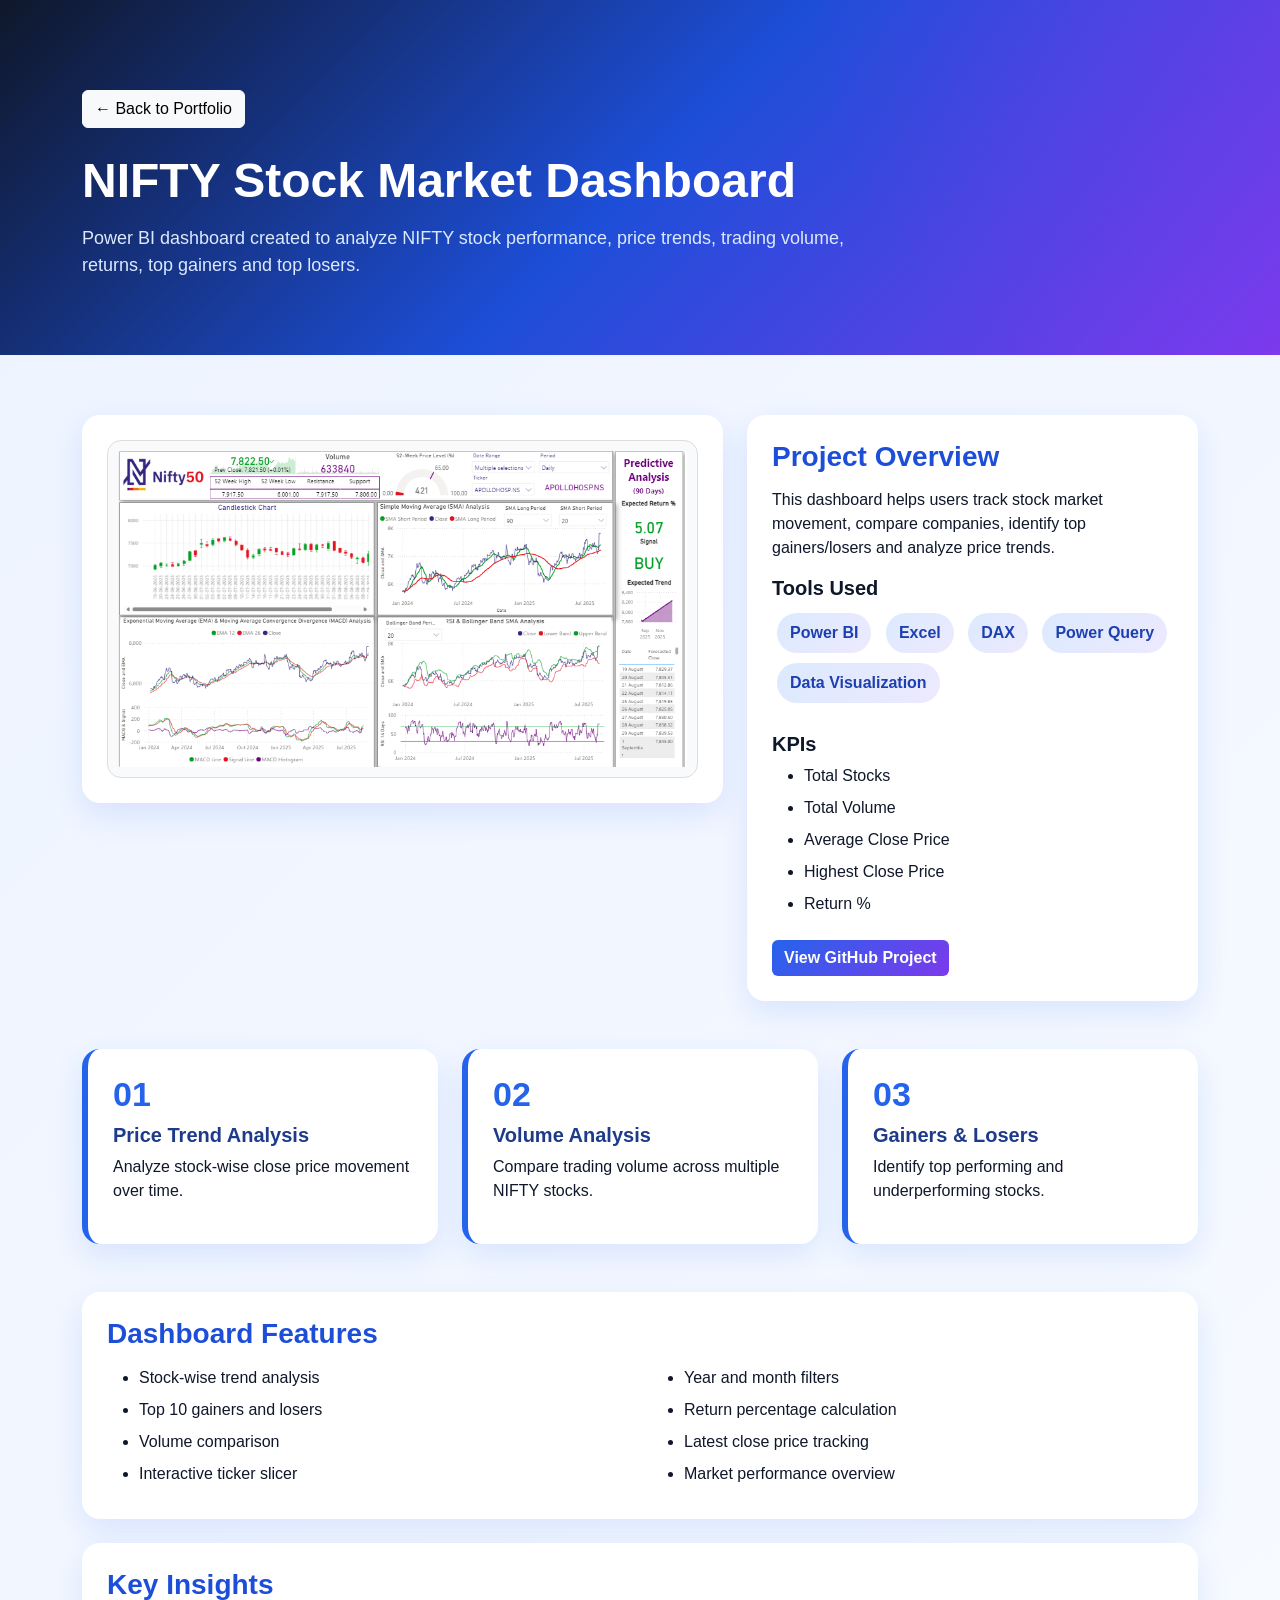
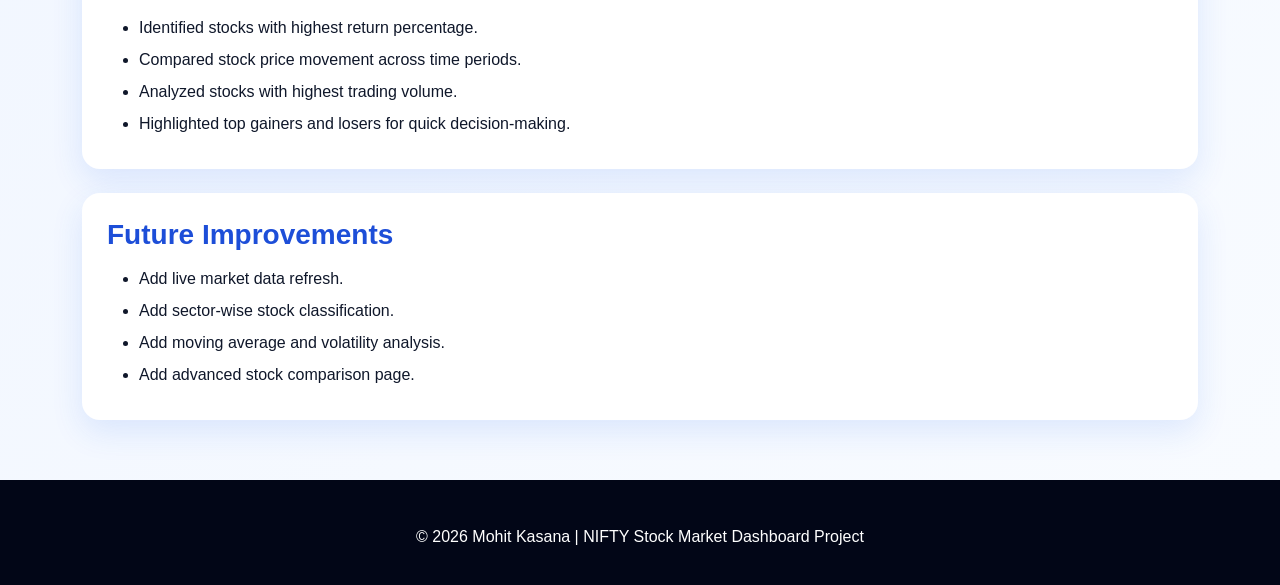
<file: nifty_dashboard.html>
<!DOCTYPE html>
<html lang="en">
<head>
    <meta charset="UTF-8">
    <title>NIFTY Stock Market Dashboard | Mohit Kasana</title>
    <meta name="viewport" content="width=device-width, initial-scale=1">

    <link href="https://cdn.jsdelivr.net/npm/bootstrap@5.3.3/dist/css/bootstrap.min.css" rel="stylesheet">
    <link rel="stylesheet" href="style.css">
</head>
<body>

<section class="project-hero">
    <div class="container">
        <a href="index.html" class="btn btn-light mb-4">← Back to Portfolio</a>

        <h1>NIFTY Stock Market Dashboard</h1>
        <p>
            Power BI dashboard created to analyze NIFTY stock performance, price trends,
            trading volume, returns, top gainers and top losers.
        </p>
    </div>
</section>

<section class="project-detail-section">
    <div class="container">

        <div class="row g-4 align-items-start">
            <div class="col-lg-7">
                <div class="project-preview-card">
                    <img src="images/nifty_dashboard.png" class="project-detail-img">
                </div>
            </div>

            <div class="col-lg-5">
                <div class="project-info-card">
                    <h3>Project Overview</h3>
                    <p>
                        This dashboard helps users track stock market movement, compare
                        companies, identify top gainers/losers and analyze price trends.
                    </p>

                    <h5>Tools Used</h5>
                    <div class="tag-box">
                        <span>Power BI</span>
                        <span>Excel</span>
                        <span>DAX</span>
                        <span>Power Query</span>
                        <span>Data Visualization</span>
                    </div>

                    <h5 class="mt-4">KPIs</h5>
                    <ul>
                        <li>Total Stocks</li>
                        <li>Total Volume</li>
                        <li>Average Close Price</li>
                        <li>Highest Close Price</li>
                        <li>Return %</li>
                    </ul>

                    <div class="mt-4">
                        <a href="https://github.com/mohit8059/nifty_dashboard"
                           class="btn btn-primary"
                           target="_blank">
                           View GitHub Project
                        </a>
                    </div>
                </div>
            </div>
        </div>

        <div class="row g-4 mt-4">
            <div class="col-md-4">
                <div class="feature-box">
                    <h4>01</h4>
                    <h5>Price Trend Analysis</h5>
                    <p>Analyze stock-wise close price movement over time.</p>
                </div>
            </div>

            <div class="col-md-4">
                <div class="feature-box">
                    <h4>02</h4>
                    <h5>Volume Analysis</h5>
                    <p>Compare trading volume across multiple NIFTY stocks.</p>
                </div>
            </div>

            <div class="col-md-4">
                <div class="feature-box">
                    <h4>03</h4>
                    <h5>Gainers & Losers</h5>
                    <p>Identify top performing and underperforming stocks.</p>
                </div>
            </div>
        </div>

        <div class="content-card mt-5">
            <h3>Dashboard Features</h3>
            <div class="row">
                <div class="col-md-6">
                    <ul>
                        <li>Stock-wise trend analysis</li>
                        <li>Top 10 gainers and losers</li>
                        <li>Volume comparison</li>
                        <li>Interactive ticker slicer</li>
                    </ul>
                </div>

                <div class="col-md-6">
                    <ul>
                        <li>Year and month filters</li>
                        <li>Return percentage calculation</li>
                        <li>Latest close price tracking</li>
                        <li>Market performance overview</li>
                    </ul>
                </div>
            </div>
        </div>

        <div class="content-card mt-4">
            <h3>Key Insights</h3>
            <ul>
                <li>Identified stocks with highest return percentage.</li>
                <li>Compared stock price movement across time periods.</li>
                <li>Analyzed stocks with highest trading volume.</li>
                <li>Highlighted top gainers and losers for quick decision-making.</li>
            </ul>
        </div>

        <div class="content-card mt-4">
            <h3>Future Improvements</h3>
            <ul>
                <li>Add live market data refresh.</li>
                <li>Add sector-wise stock classification.</li>
                <li>Add moving average and volatility analysis.</li>
                <li>Add advanced stock comparison page.</li>
            </ul>
        </div>

    </div>
</section>

<footer>
    <p>© 2026 Mohit Kasana | NIFTY Stock Market Dashboard Project</p>
</footer>

</body>
</html>
</file>
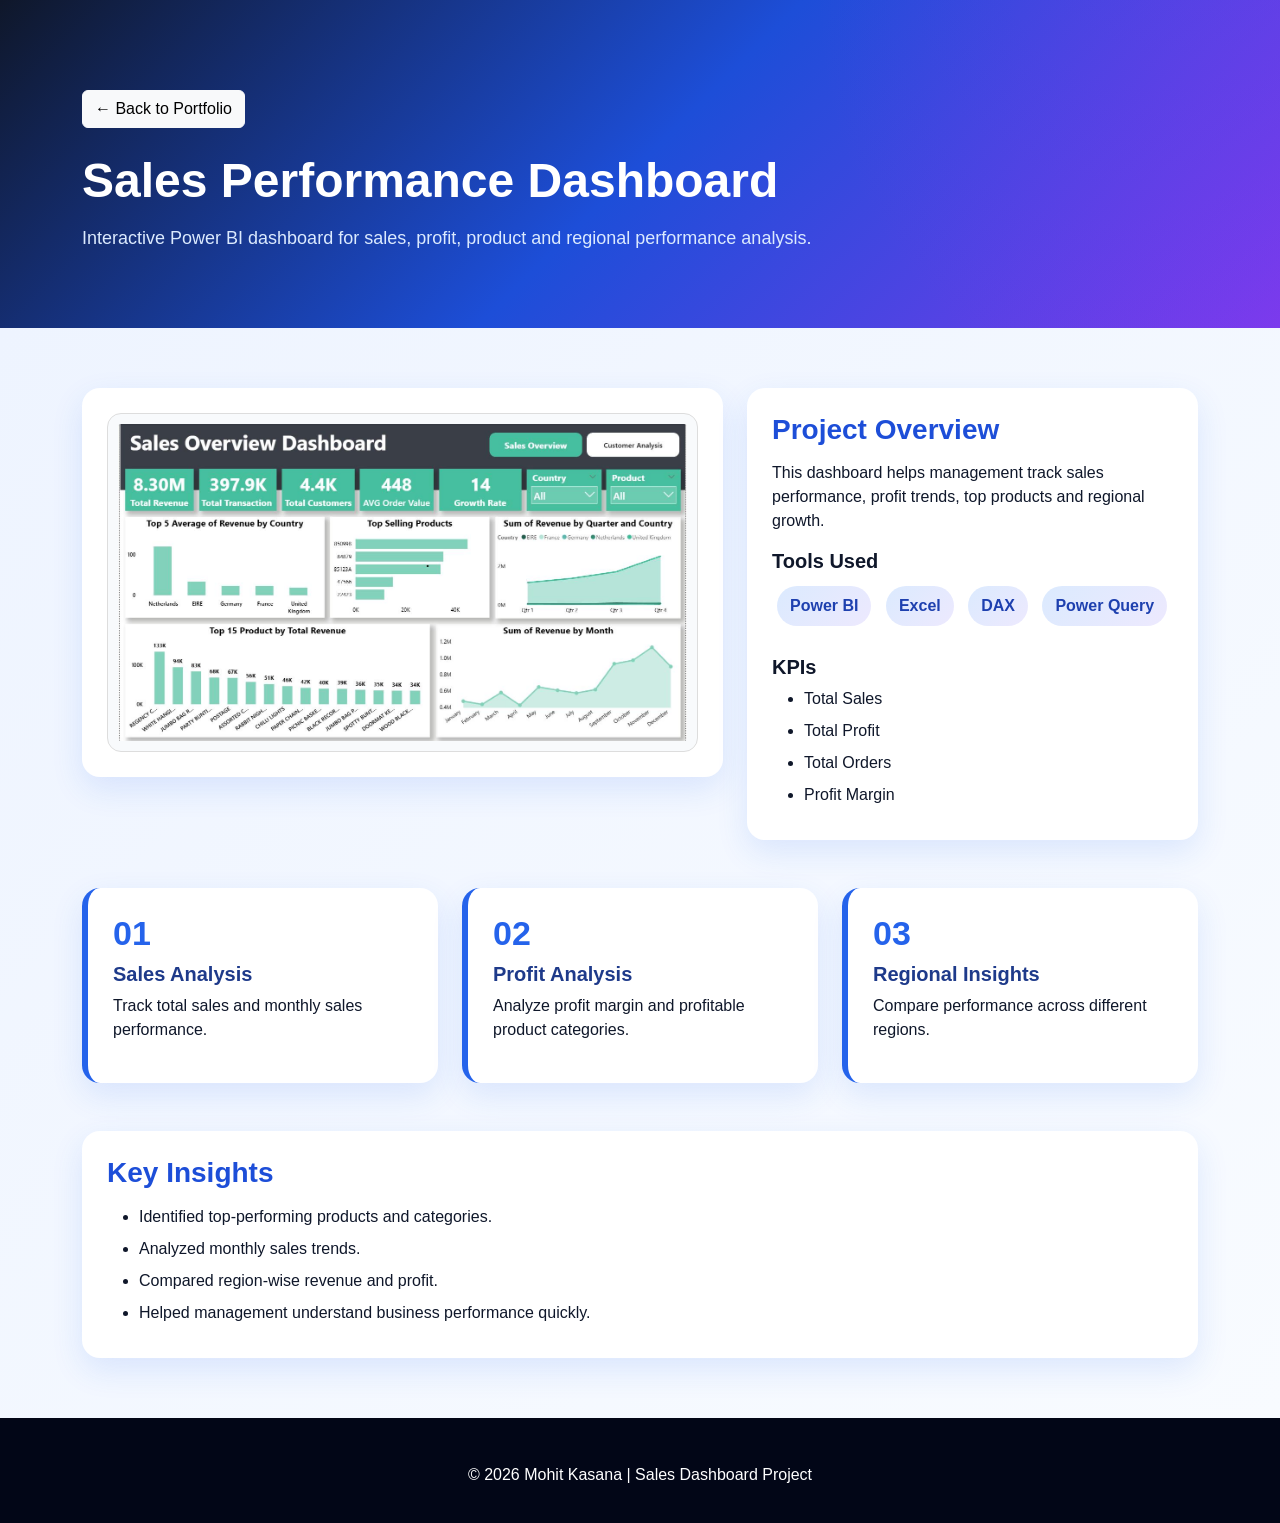
<file: sales_dashboard.html>
<!DOCTYPE html>
<html lang="en">
<head>
    <meta charset="UTF-8">
    <title>Sales Dashboard | Mohit Kasana</title>
    <meta name="viewport" content="width=device-width, initial-scale=1">
    <link href="https://cdn.jsdelivr.net/npm/bootstrap@5.3.3/dist/css/bootstrap.min.css" rel="stylesheet">
    <link rel="stylesheet" href="style.css">
</head>
<body>

<section class="project-hero">
    <div class="container">
        <a href="index.html" class="btn btn-light mb-4">← Back to Portfolio</a>
        <h1>Sales Performance Dashboard</h1>
        <p>Interactive Power BI dashboard for sales, profit, product and regional performance analysis.</p>
    </div>
</section>

<section class="project-detail-section">
    <div class="container">

        <div class="row g-4 align-items-start">
            <div class="col-lg-7">
                <div class="project-preview-card">
                    <img src="images/sales_dashboard.png" class="project-detail-img">
                </div>
            </div>

            <div class="col-lg-5">
                <div class="project-info-card">
                    <h3>Project Overview</h3>
                    <p>This dashboard helps management track sales performance, profit trends, top products and regional growth.</p>

                    <h5>Tools Used</h5>
                    <div class="tag-box">
                        <span>Power BI</span>
                        <span>Excel</span>
                        <span>DAX</span>
                        <span>Power Query</span>
                    </div>

                    <h5 class="mt-4">KPIs</h5>
                    <ul>
                        <li>Total Sales</li>
                        <li>Total Profit</li>
                        <li>Total Orders</li>
                        <li>Profit Margin</li>
                    </ul>
                </div>
            </div>
        </div>

        <div class="row g-4 mt-4">
            <div class="col-md-4"><div class="feature-box"><h4>01</h4><h5>Sales Analysis</h5><p>Track total sales and monthly sales performance.</p></div></div>
            <div class="col-md-4"><div class="feature-box"><h4>02</h4><h5>Profit Analysis</h5><p>Analyze profit margin and profitable product categories.</p></div></div>
            <div class="col-md-4"><div class="feature-box"><h4>03</h4><h5>Regional Insights</h5><p>Compare performance across different regions.</p></div></div>
        </div>

        <div class="content-card mt-5">
            <h3>Key Insights</h3>
            <ul>
                <li>Identified top-performing products and categories.</li>
                <li>Analyzed monthly sales trends.</li>
                <li>Compared region-wise revenue and profit.</li>
                <li>Helped management understand business performance quickly.</li>
            </ul>
        </div>

    </div>
</section>

<footer>
    <p>© 2026 Mohit Kasana | Sales Dashboard Project</p>
</footer>

</body>
</html>
</file>
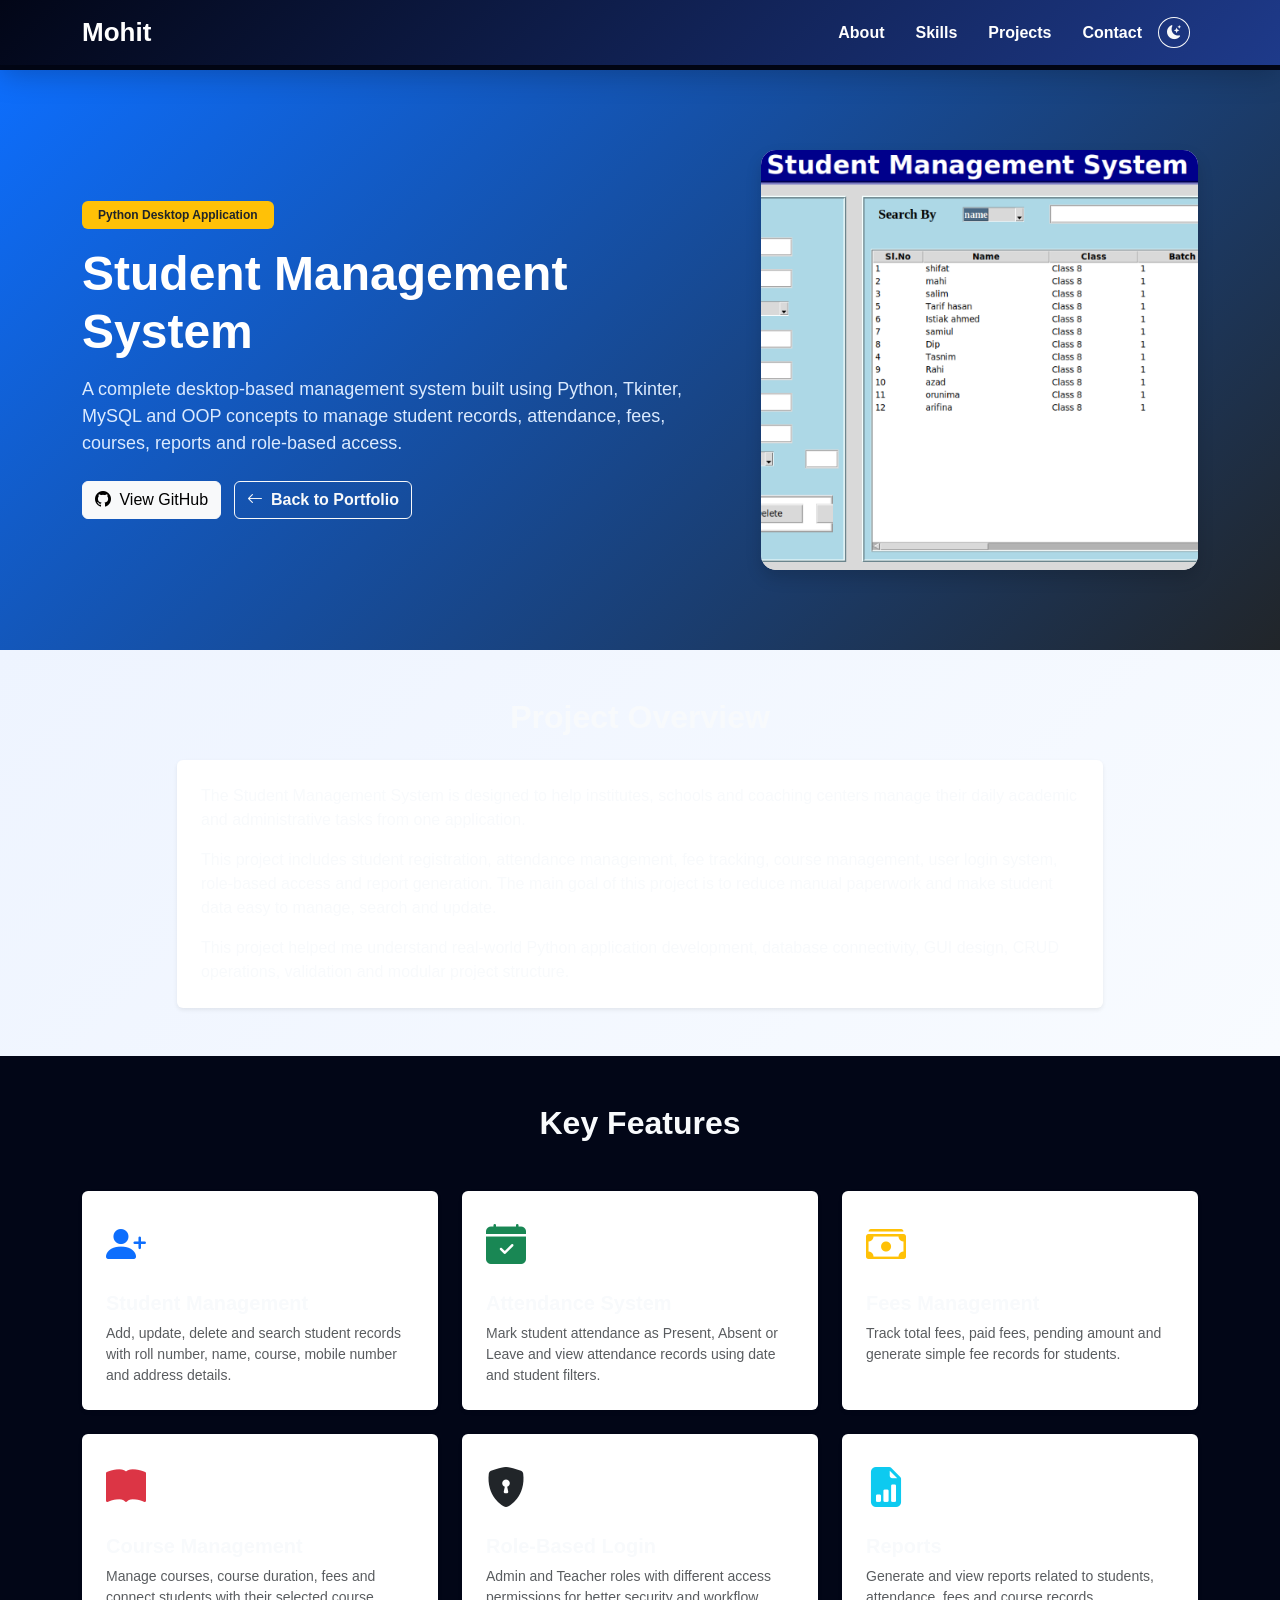
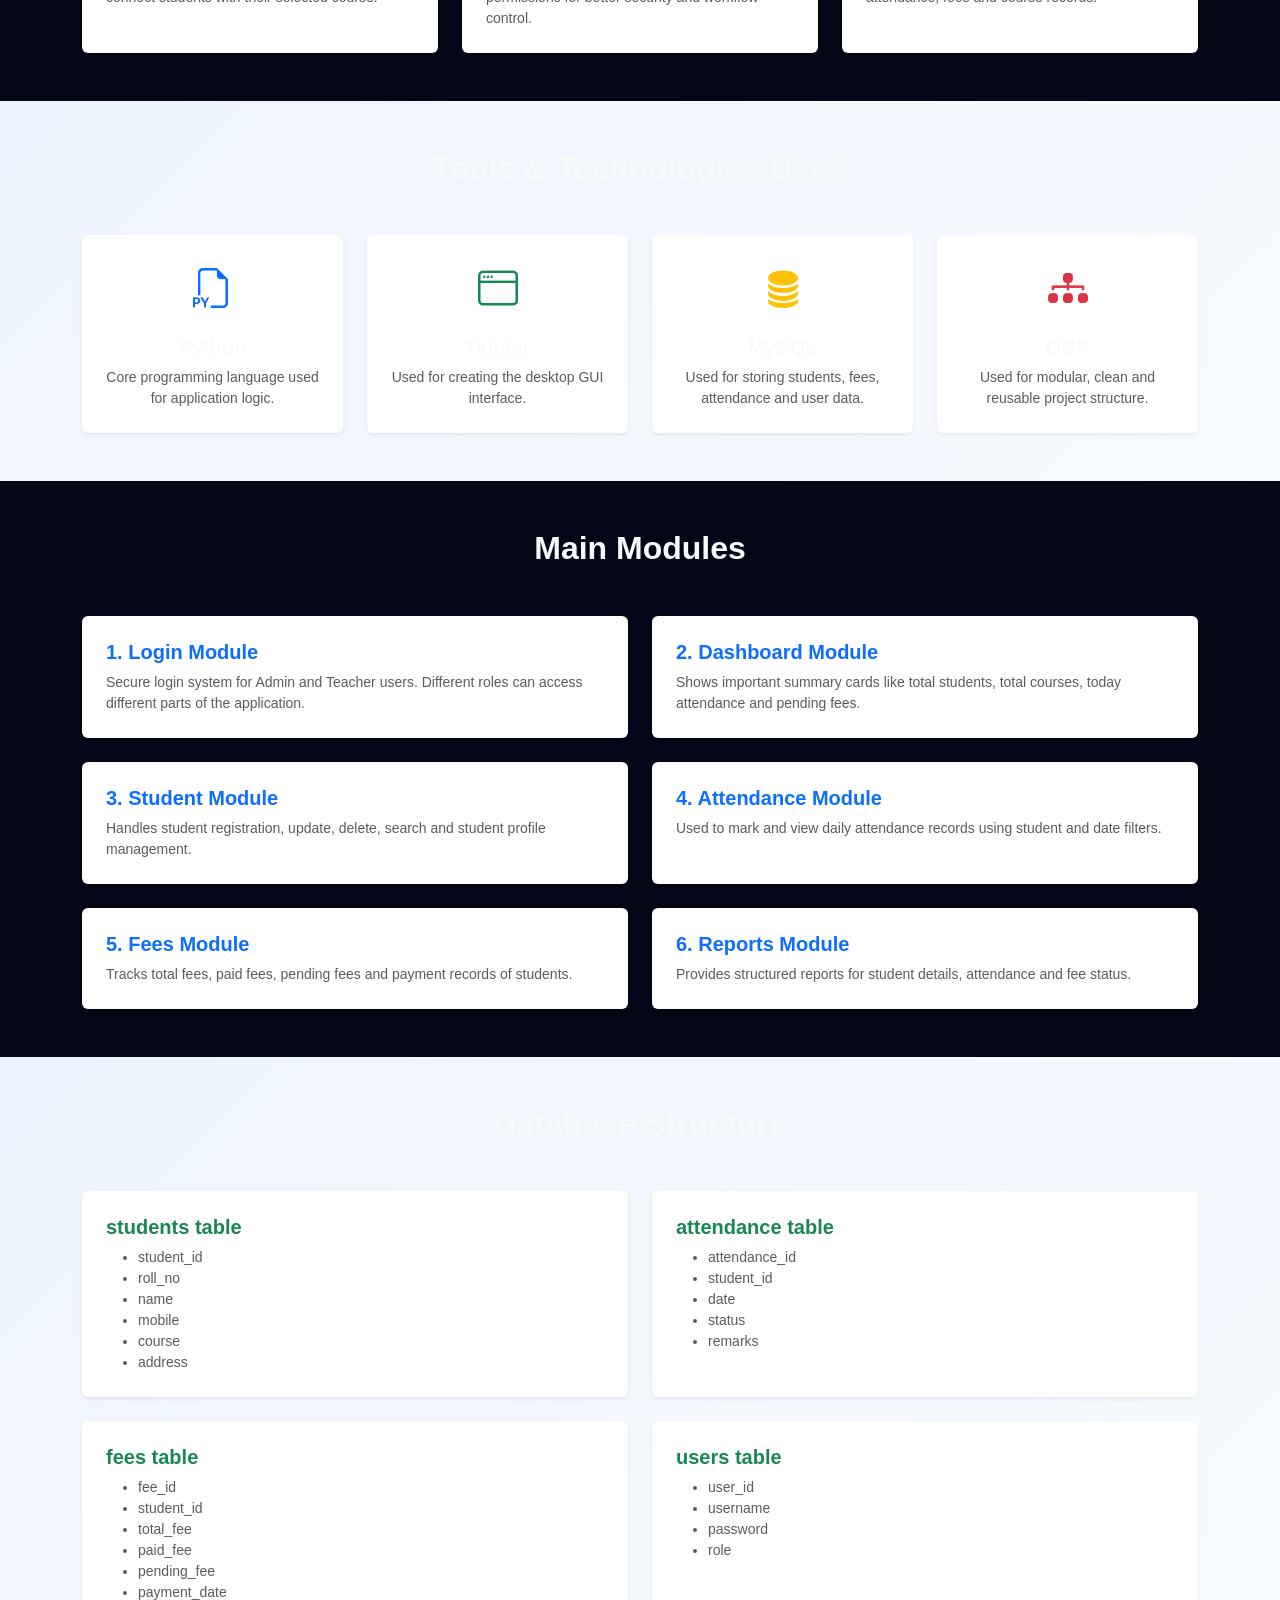
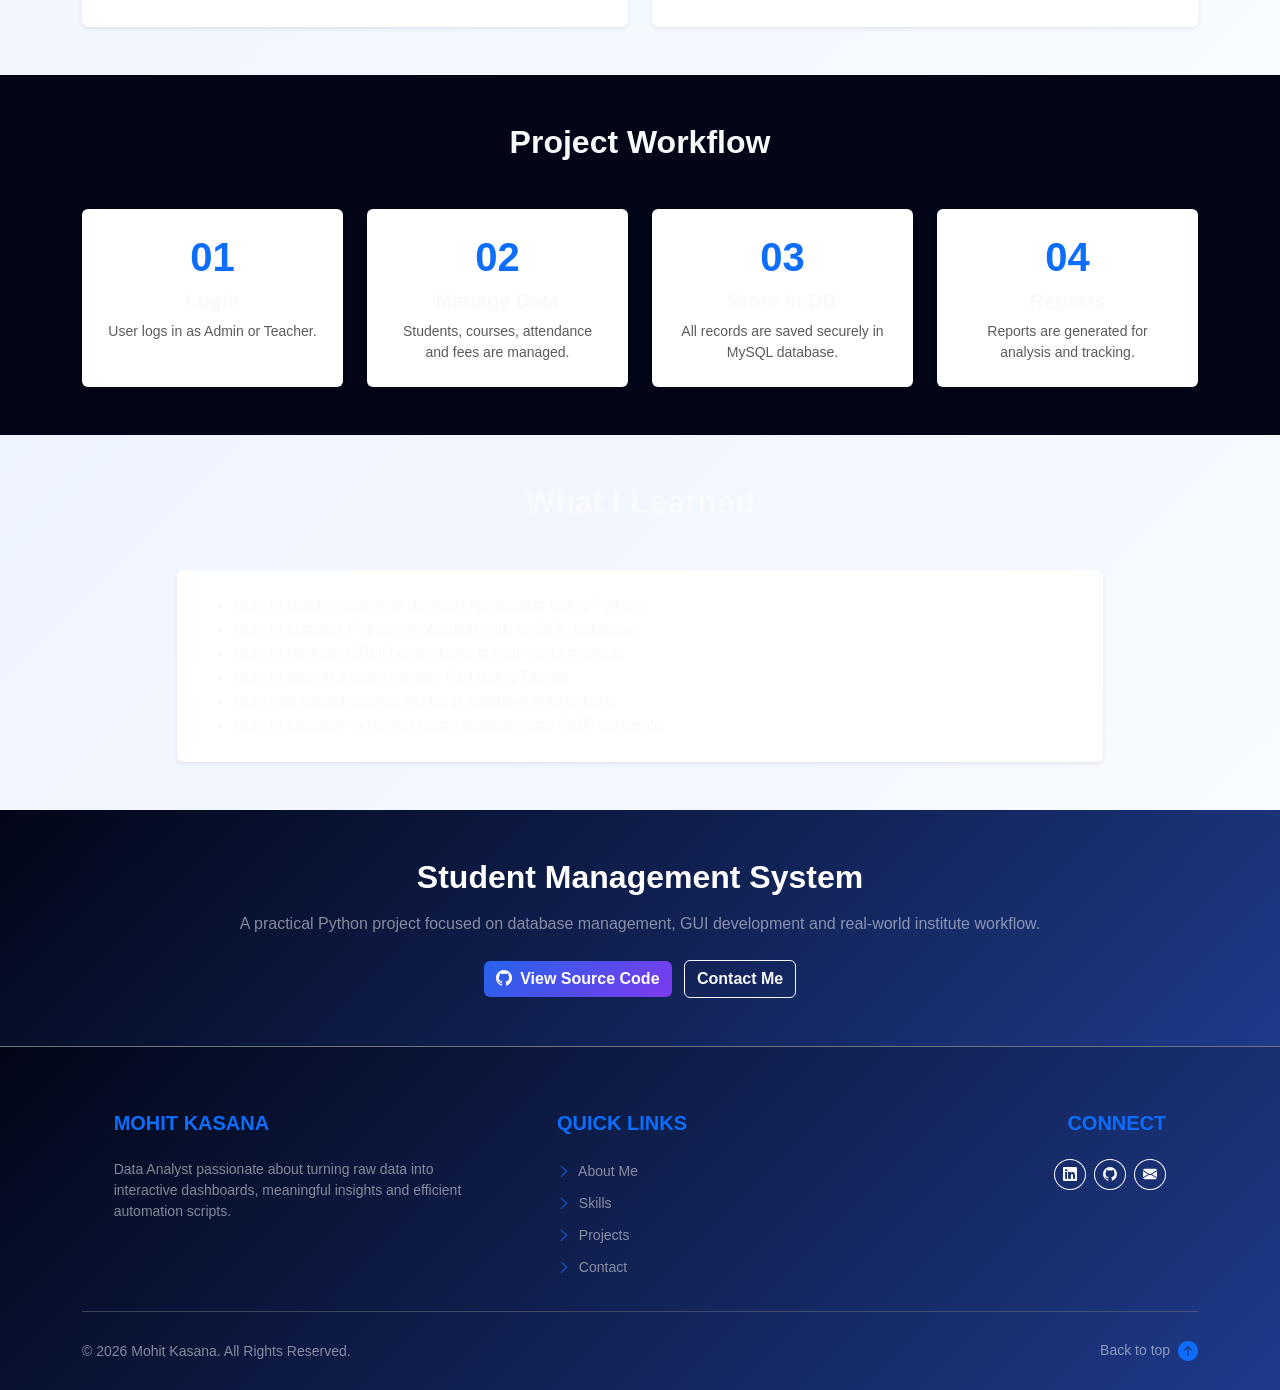
<file: student_management_system.html>
<!DOCTYPE html>
<html lang="en">
<head>
    <meta charset="UTF-8">
    <title>Student Management System | Mohit Kasana</title>
    <meta name="viewport" content="width=device-width, initial-scale=1">

    <link rel="icon" type="image/x-icon" href="images/favicon.ico">

    <!-- Bootstrap 5 CSS -->
    <link href="https://cdn.jsdelivr.net/npm/bootstrap@5.3.3/dist/css/bootstrap.min.css" rel="stylesheet">

    <!-- Bootstrap Icons -->
    <link href="https://cdn.jsdelivr.net/npm/bootstrap-icons/font/bootstrap-icons.css" rel="stylesheet">

    <!-- Main CSS -->
    <link rel="stylesheet" href="style.css">

    <style>
        html {
            scroll-behavior: smooth;
        }

        body {
            padding-top: 70px;
        }

        .project-hero {
            background: linear-gradient(135deg, #0d6efd, #212529);
            color: white;
            padding: 80px 0;
        }

        .project-img-box {
            height: 420px;
            overflow: hidden;
            border-radius: 15px;
            background-color: #f8f9fa;
        }

        .project-img-box img {
            width: 100%;
            height: 100%;
            object-fit: cover;
        }

        .feature-card,
        .tech-card,
        .module-card,
        .database-card {
            transition: transform 0.3s ease;
        }

        .feature-card:hover,
        .tech-card:hover,
        .module-card:hover,
        .database-card:hover {
            transform: translateY(-5px);
        }

        [data-bs-theme="dark"] .bg-white,
        [data-bs-theme="dark"] .bg-light {
            background-color: #212529 !important;
            color: #f8f9fa !important;
        }

        [data-bs-theme="dark"] .feature-card,
        [data-bs-theme="dark"] .tech-card,
        [data-bs-theme="dark"] .module-card,
        [data-bs-theme="dark"] .database-card {
            background-color: #2b3035 !important;
            color: #f8f9fa !important;
        }

        [data-bs-theme="dark"] .text-dark {
            color: #f8f9fa !important;
        }

        [data-bs-theme="dark"] .text-muted {
            color: #adb5bd !important;
        }
    </style>
</head>

<body>

<!-- Navbar -->
<nav class="navbar navbar-expand-lg navbar-dark fixed-top custom-navbar bg-dark">
    <div class="container">
        <a class="navbar-brand fw-bold" href="index.html">Mohit</a>

        <div class="d-flex align-items-center order-lg-3 ms-2">
            <button class="btn btn-outline-light btn-sm rounded-circle me-2" id="darkModeToggle" title="Toggle Dark/Light Mode">
                <i class="bi bi-moon-stars-fill"></i>
            </button>
        </div>

        <button class="navbar-toggler" data-bs-toggle="collapse" data-bs-target="#menu" aria-controls="menu" aria-expanded="false" aria-label="Toggle navigation">
            <span class="navbar-toggler-icon"></span>
        </button>

        <div class="collapse navbar-collapse" id="menu">
            <ul class="navbar-nav ms-auto">
                <li class="nav-item"><a class="nav-link" href="index.html#about">About</a></li>
                <li class="nav-item"><a class="nav-link" href="index.html#skills">Skills</a></li>
                <li class="nav-item"><a class="nav-link" href="index.html#projects">Projects</a></li>
                <li class="nav-item"><a class="nav-link" href="index.html#contact">Contact</a></li>
            </ul>
        </div>
    </div>
</nav>

<!-- Hero Section -->
<section class="project-hero">
    <div class="container">
        <div class="row align-items-center g-5">
            <div class="col-md-7">
                <span class="badge bg-warning text-dark mb-3 px-3 py-2">Python Desktop Application</span>
                <h1 class="fw-bold mb-3">Student Management System</h1>

                <p class="lead">
                    A complete desktop-based management system built using Python, Tkinter,
                    MySQL and OOP concepts to manage student records, attendance, fees,
                    courses, reports and role-based access.
                </p>

                <div class="mt-4">
                    <a href="https://github.com/mohit8059/student_management_system" target="_blank" class="btn btn-light me-2">
                        <i class="bi bi-github me-1"></i> View GitHub
                    </a>

                    <a href="index.html#projects" class="btn btn-outline-light">
                        <i class="bi bi-arrow-left me-1"></i> Back to Portfolio
                    </a>
                </div>
            </div>

            <div class="col-md-5">
                <div class="project-img-box shadow">
                    <img src="images/student_management_system.png" alt="Student Management System Screenshot">
                </div>
            </div>
        </div>
    </div>
</section>

<!-- Project Overview -->
<section class="py-5 bg-light">
    <div class="container">
        <h2 class="text-center fw-bold mb-4">Project Overview</h2>

        <div class="row justify-content-center">
            <div class="col-md-10">
                <div class="bg-white p-4 rounded shadow-sm">
                    <p>
                        The Student Management System is designed to help institutes, schools and coaching centers
                        manage their daily academic and administrative tasks from one application.
                    </p>

                    <p>
                        This project includes student registration, attendance management, fee tracking,
                        course management, user login system, role-based access and report generation.
                        The main goal of this project is to reduce manual paperwork and make student data
                        easy to manage, search and update.
                    </p>

                    <p class="mb-0">
                        This project helped me understand real-world Python application development,
                        database connectivity, GUI design, CRUD operations, validation and modular project structure.
                    </p>
                </div>
            </div>
        </div>
    </div>
</section>

<!-- Key Features -->
<section class="py-5">
    <div class="container">
        <h2 class="text-center fw-bold mb-5">Key Features</h2>

        <div class="row g-4">

            <div class="col-md-4">
                <div class="feature-card bg-white shadow-sm rounded p-4 h-100">
                    <i class="bi bi-person-plus-fill text-primary fs-1"></i>
                    <h5 class="fw-bold mt-3">Student Management</h5>
                    <p class="text-muted small mb-0">
                        Add, update, delete and search student records with roll number, name,
                        course, mobile number and address details.
                    </p>
                </div>
            </div>

            <div class="col-md-4">
                <div class="feature-card bg-white shadow-sm rounded p-4 h-100">
                    <i class="bi bi-calendar-check-fill text-success fs-1"></i>
                    <h5 class="fw-bold mt-3">Attendance System</h5>
                    <p class="text-muted small mb-0">
                        Mark student attendance as Present, Absent or Leave and view attendance
                        records using date and student filters.
                    </p>
                </div>
            </div>

            <div class="col-md-4">
                <div class="feature-card bg-white shadow-sm rounded p-4 h-100">
                    <i class="bi bi-cash-stack text-warning fs-1"></i>
                    <h5 class="fw-bold mt-3">Fees Management</h5>
                    <p class="text-muted small mb-0">
                        Track total fees, paid fees, pending amount and generate simple fee records
                        for students.
                    </p>
                </div>
            </div>

            <div class="col-md-4">
                <div class="feature-card bg-white shadow-sm rounded p-4 h-100">
                    <i class="bi bi-book-fill text-danger fs-1"></i>
                    <h5 class="fw-bold mt-3">Course Management</h5>
                    <p class="text-muted small mb-0">
                        Manage courses, course duration, fees and connect students with their selected course.
                    </p>
                </div>
            </div>

            <div class="col-md-4">
                <div class="feature-card bg-white shadow-sm rounded p-4 h-100">
                    <i class="bi bi-shield-lock-fill text-dark fs-1"></i>
                    <h5 class="fw-bold mt-3">Role-Based Login</h5>
                    <p class="text-muted small mb-0">
                        Admin and Teacher roles with different access permissions for better security
                        and workflow control.
                    </p>
                </div>
            </div>

            <div class="col-md-4">
                <div class="feature-card bg-white shadow-sm rounded p-4 h-100">
                    <i class="bi bi-file-earmark-bar-graph-fill text-info fs-1"></i>
                    <h5 class="fw-bold mt-3">Reports</h5>
                    <p class="text-muted small mb-0">
                        Generate and view reports related to students, attendance, fees and course records.
                    </p>
                </div>
            </div>

        </div>
    </div>
</section>

<!-- Tools Used -->
<section class="py-5 bg-light">
    <div class="container">
        <h2 class="text-center fw-bold mb-5">Tools & Technologies Used</h2>

        <div class="row g-4 text-center">

            <div class="col-md-3 col-sm-6">
                <div class="tech-card bg-white shadow-sm rounded p-4 h-100">
                    <i class="bi bi-filetype-py text-primary fs-1"></i>
                    <h5 class="fw-bold mt-3">Python</h5>
                    <p class="small text-muted mb-0">Core programming language used for application logic.</p>
                </div>
            </div>

            <div class="col-md-3 col-sm-6">
                <div class="tech-card bg-white shadow-sm rounded p-4 h-100">
                    <i class="bi bi-window text-success fs-1"></i>
                    <h5 class="fw-bold mt-3">Tkinter</h5>
                    <p class="small text-muted mb-0">Used for creating the desktop GUI interface.</p>
                </div>
            </div>

            <div class="col-md-3 col-sm-6">
                <div class="tech-card bg-white shadow-sm rounded p-4 h-100">
                    <i class="bi bi-database-fill text-warning fs-1"></i>
                    <h5 class="fw-bold mt-3">MySQL</h5>
                    <p class="small text-muted mb-0">Used for storing students, fees, attendance and user data.</p>
                </div>
            </div>

            <div class="col-md-3 col-sm-6">
                <div class="tech-card bg-white shadow-sm rounded p-4 h-100">
                    <i class="bi bi-diagram-3-fill text-danger fs-1"></i>
                    <h5 class="fw-bold mt-3">OOP</h5>
                    <p class="small text-muted mb-0">Used for modular, clean and reusable project structure.</p>
                </div>
            </div>

        </div>
    </div>
</section>

<!-- Modules Section -->
<section class="py-5">
    <div class="container">
        <h2 class="text-center fw-bold mb-5">Main Modules</h2>

        <div class="row g-4">

            <div class="col-md-6">
                <div class="module-card bg-white p-4 rounded shadow-sm h-100">
                    <h5 class="fw-bold text-primary">1. Login Module</h5>
                    <p class="text-muted small mb-0">
                        Secure login system for Admin and Teacher users. Different roles can access
                        different parts of the application.
                    </p>
                </div>
            </div>

            <div class="col-md-6">
                <div class="module-card bg-white p-4 rounded shadow-sm h-100">
                    <h5 class="fw-bold text-primary">2. Dashboard Module</h5>
                    <p class="text-muted small mb-0">
                        Shows important summary cards like total students, total courses,
                        today attendance and pending fees.
                    </p>
                </div>
            </div>

            <div class="col-md-6">
                <div class="module-card bg-white p-4 rounded shadow-sm h-100">
                    <h5 class="fw-bold text-primary">3. Student Module</h5>
                    <p class="text-muted small mb-0">
                        Handles student registration, update, delete, search and student profile management.
                    </p>
                </div>
            </div>

            <div class="col-md-6">
                <div class="module-card bg-white p-4 rounded shadow-sm h-100">
                    <h5 class="fw-bold text-primary">4. Attendance Module</h5>
                    <p class="text-muted small mb-0">
                        Used to mark and view daily attendance records using student and date filters.
                    </p>
                </div>
            </div>

            <div class="col-md-6">
                <div class="module-card bg-white p-4 rounded shadow-sm h-100">
                    <h5 class="fw-bold text-primary">5. Fees Module</h5>
                    <p class="text-muted small mb-0">
                        Tracks total fees, paid fees, pending fees and payment records of students.
                    </p>
                </div>
            </div>

            <div class="col-md-6">
                <div class="module-card bg-white p-4 rounded shadow-sm h-100">
                    <h5 class="fw-bold text-primary">6. Reports Module</h5>
                    <p class="text-muted small mb-0">
                        Provides structured reports for student details, attendance and fee status.
                    </p>
                </div>
            </div>

        </div>
    </div>
</section>

<!-- Database Tables -->
<section class="py-5 bg-light">
    <div class="container">
        <h2 class="text-center fw-bold mb-5">Database Structure</h2>

        <div class="row g-4">

            <div class="col-md-6">
                <div class="database-card bg-white rounded shadow-sm p-4 h-100">
                    <h5 class="fw-bold text-success">students table</h5>
                    <ul class="small text-muted mb-0">
                        <li>student_id</li>
                        <li>roll_no</li>
                        <li>name</li>
                        <li>mobile</li>
                        <li>course</li>
                        <li>address</li>
                    </ul>
                </div>
            </div>

            <div class="col-md-6">
                <div class="database-card bg-white rounded shadow-sm p-4 h-100">
                    <h5 class="fw-bold text-success">attendance table</h5>
                    <ul class="small text-muted mb-0">
                        <li>attendance_id</li>
                        <li>student_id</li>
                        <li>date</li>
                        <li>status</li>
                        <li>remarks</li>
                    </ul>
                </div>
            </div>

            <div class="col-md-6">
                <div class="database-card bg-white rounded shadow-sm p-4 h-100">
                    <h5 class="fw-bold text-success">fees table</h5>
                    <ul class="small text-muted mb-0">
                        <li>fee_id</li>
                        <li>student_id</li>
                        <li>total_fee</li>
                        <li>paid_fee</li>
                        <li>pending_fee</li>
                        <li>payment_date</li>
                    </ul>
                </div>
            </div>

            <div class="col-md-6">
                <div class="database-card bg-white rounded shadow-sm p-4 h-100">
                    <h5 class="fw-bold text-success">users table</h5>
                    <ul class="small text-muted mb-0">
                        <li>user_id</li>
                        <li>username</li>
                        <li>password</li>
                        <li>role</li>
                    </ul>
                </div>
            </div>

        </div>
    </div>
</section>

<!-- Workflow -->
<section class="py-5">
    <div class="container">
        <h2 class="text-center fw-bold mb-5">Project Workflow</h2>

        <div class="row g-4 text-center">

            <div class="col-md-3">
                <div class="bg-white rounded shadow-sm p-4 h-100">
                    <h1 class="fw-bold text-primary">01</h1>
                    <h5 class="fw-bold">Login</h5>
                    <p class="small text-muted mb-0">User logs in as Admin or Teacher.</p>
                </div>
            </div>

            <div class="col-md-3">
                <div class="bg-white rounded shadow-sm p-4 h-100">
                    <h1 class="fw-bold text-primary">02</h1>
                    <h5 class="fw-bold">Manage Data</h5>
                    <p class="small text-muted mb-0">Students, courses, attendance and fees are managed.</p>
                </div>
            </div>

            <div class="col-md-3">
                <div class="bg-white rounded shadow-sm p-4 h-100">
                    <h1 class="fw-bold text-primary">03</h1>
                    <h5 class="fw-bold">Store in DB</h5>
                    <p class="small text-muted mb-0">All records are saved securely in MySQL database.</p>
                </div>
            </div>

            <div class="col-md-3">
                <div class="bg-white rounded shadow-sm p-4 h-100">
                    <h1 class="fw-bold text-primary">04</h1>
                    <h5 class="fw-bold">Reports</h5>
                    <p class="small text-muted mb-0">Reports are generated for analysis and tracking.</p>
                </div>
            </div>

        </div>
    </div>
</section>

<!-- Learning Outcome -->
<section class="py-5 bg-light">
    <div class="container">
        <h2 class="text-center fw-bold mb-5">What I Learned</h2>

        <div class="row justify-content-center">
            <div class="col-md-10">
                <div class="bg-white rounded shadow-sm p-4">
                    <ul class="mb-0">
                        <li>How to build a complete desktop application using Python.</li>
                        <li>How to connect Python application with MySQL database.</li>
                        <li>How to perform CRUD operations in real-world projects.</li>
                        <li>How to design a user-friendly GUI using Tkinter.</li>
                        <li>How role-based access works in software applications.</li>
                        <li>How to structure a project using modules and OOP concepts.</li>
                    </ul>
                </div>
            </div>
        </div>
    </div>
</section>

<!-- CTA -->
<section class="py-5 text-center bg-dark text-white">
    <div class="container">
        <h2 class="fw-bold mb-3">Student Management System</h2>
        <p class="text-white-50 mb-4">
            A practical Python project focused on database management, GUI development and real-world institute workflow.
        </p>

        <a href="https://github.com/mohit8059/student_management_system" target="_blank" class="btn btn-primary me-2">
            <i class="bi bi-github me-1"></i> View Source Code
        </a>

        <a href="index.html#contact" class="btn btn-outline-light">
            Contact Me
        </a>
    </div>
</section>

<!-- Footer -->
<footer class="bg-dark text-white pt-5 pb-4 border-top border-secondary border-opacity-20">
    <div class="container text-center text-md-start">
        <div class="row text-center text-md-start">

            <div class="col-md-4 col-lg-4 col-xl-4 mx-auto mt-3">
                <h5 class="text-uppercase mb-4 fw-bold text-primary">Mohit Kasana</h5>
                <p class="small text-white-50">
                    Data Analyst passionate about turning raw data into interactive dashboards,
                    meaningful insights and efficient automation scripts.
                </p>
            </div>

            <div class="col-md-4 col-lg-3 col-xl-3 mx-auto mt-3">
                <h5 class="text-uppercase mb-4 fw-bold text-primary">Quick Links</h5>
                <p class="mb-2"><a href="index.html#about" class="text-white-50 text-decoration-none small"><i class="bi bi-chevron-right me-1 text-primary"></i> About Me</a></p>
                <p class="mb-2"><a href="index.html#skills" class="text-white-50 text-decoration-none small"><i class="bi bi-chevron-right me-1 text-primary"></i> Skills</a></p>
                <p class="mb-2"><a href="index.html#projects" class="text-white-50 text-decoration-none small"><i class="bi bi-chevron-right me-1 text-primary"></i> Projects</a></p>
                <p class="mb-2"><a href="index.html#contact" class="text-white-50 text-decoration-none small"><i class="bi bi-chevron-right me-1 text-primary"></i> Contact</a></p>
            </div>

            <div class="col-md-4 col-lg-3 col-xl-3 mx-auto mt-3 text-center text-md-end">
                <h5 class="text-uppercase mb-4 fw-bold text-primary">Connect</h5>
                <div class="d-flex justify-content-center justify-content-md-end gap-2 mt-2">
                    <a href="https://www.linkedin.com/in/mohit-kasana-202879412" target="_blank" class="btn btn-outline-light btn-sm rounded-circle"><i class="bi bi-linkedin"></i></a>
                    <a href="https://github.com/mohit8059" target="_blank" class="btn btn-outline-light btn-sm rounded-circle"><i class="bi bi-github"></i></a>
                    <a href="mailto:mohit805959@gmail.com" class="btn btn-outline-light btn-sm rounded-circle"><i class="bi bi-envelope-fill"></i></a>
                </div>
            </div>

        </div>

        <hr class="mb-4 mt-4 border-secondary opacity-50">

        <div class="row align-items-center">
            <div class="col-md-7 col-lg-8 text-center text-md-start">
                <p class="small text-white-50 mb-0">© 2026 Mohit Kasana. All Rights Reserved.</p>
            </div>

            <div class="col-md-5 col-lg-4 text-center text-md-end mt-3 mt-md-0">
                <a href="#" class="text-white-50 text-decoration-none small">
                    Back to top <i class="bi bi-arrow-up-circle-fill text-primary fs-5 ms-1 align-middle"></i>
                </a>
            </div>
        </div>
    </div>
</footer>

<!-- Bootstrap 5 JavaScript Bundle -->
<script src="https://cdn.jsdelivr.net/npm/bootstrap@5.3.3/dist/js/bootstrap.bundle.min.js"></script>

<!-- Dark Mode Script -->
<script>
    const toggleBtn = document.getElementById("darkModeToggle");
    const htmlTag = document.documentElement;

    if (localStorage.getItem("theme") === "dark") {
        htmlTag.setAttribute("data-bs-theme", "dark");
    }

    toggleBtn.addEventListener("click", function () {
        if (htmlTag.getAttribute("data-bs-theme") === "dark") {
            htmlTag.setAttribute("data-bs-theme", "light");
            localStorage.setItem("theme", "light");
        } else {
            htmlTag.setAttribute("data-bs-theme", "dark");
            localStorage.setItem("theme", "dark");
        }
    });
</script>

</body>
</html>
</file>
<file: style.css>
* {
    margin: 0;
    padding: 0;
    box-sizing: border-box;
    scroll-behavior: smooth;
}

:root {
    --dark: #020617;
    --navy: #0f172a;
    --blue: #2563eb;
    --sky: #60a5fa;
    --purple: #7c3aed;
    --light: #f8fafc;
    --muted: #cbd5e1;
    --card-bg: rgba(255,255,255,0.09);
    --card-border: rgba(255,255,255,0.16);
}

body {
    font-family: Arial, sans-serif;
    background: var(--dark);
    color: var(--light);
}

/* NAVBAR */
.custom-navbar,
.navbar {
    background: rgba(15, 23, 42, 0.92) !important;
    backdrop-filter: blur(14px);
    box-shadow: 0 8px 30px rgba(0,0,0,0.25);
}

.navbar-brand {
    font-size: 26px;
    color: white !important;
}

.nav-link {
    color: white !important;
    margin-left: 15px;
    font-weight: 600;
}

.nav-link:hover {
    color: var(--sky) !important;
}

/* HERO */
.hero {
    min-height: 100vh;
    background:
        radial-gradient(circle at top right, rgba(124,58,237,0.35), transparent 35%),
        radial-gradient(circle at bottom left, rgba(37,99,235,0.35), transparent 35%),
        linear-gradient(135deg, #020617, #0f172a, #1e3a8a);
    color: white;
    display: flex;
    align-items: center;
    padding-top: 90px;
}

.hero h1 {
    font-size: 64px;
    font-weight: 900;
    margin-bottom: 15px;
}

.hero h4 {
    color: #93c5fd;
    margin: 15px 0;
    font-weight: 700;
}

.hero p {
    font-size: 18px;
    max-width: 650px;
    color: #dbeafe;
}

.profile-img {
    width: 300px;
    height: 300px;
    border-radius: 50%;
    object-fit: cover;
    object-position: center top;
    border: 7px solid white;
    box-shadow: 0 18px 45px rgba(0,0,0,0.45);
}

/* COMMON SECTION */
.section {
    padding: 80px 0;
    background: linear-gradient(135deg, #f8fafc, #eef4ff);
    color: #0f172a;
}

.section h2 {
    text-align: center;
    font-weight: 900;
    margin-bottom: 35px;
    color: #0f172a;
}

.bg-light {
    background: linear-gradient(135deg, #eef4ff, #f8fbff) !important;
}

.bg-dark {
    background: linear-gradient(135deg, #020617, #1e3a8a) !important;
}

.small-heading {
    color: var(--blue);
    font-weight: bold;
    margin-bottom: 25px;
}

/* CARDS */
.offer-card,
.program-card,
.approach-card,
.summary-box,
.skill-card,
.project-card,
.education-card,
.ai-card,
.metric-card,
.timeline-item,
.cert-card,
.achievement-card {
    border-radius: 18px !important;
    padding: 25px;
    box-shadow: 0 14px 35px rgba(37, 99, 235, 0.12) !important;
    transition: 0.3s ease;
}

.offer-card:hover,
.program-card:hover,
.approach-card:hover,
.skill-card:hover,
.project-card:hover,
.education-card:hover,
.ai-card:hover,
.metric-card:hover,
.cert-card:hover,
.achievement-card:hover {
    transform: translateY(-8px);
}

/* WHAT I OFFER */
.offer-card {
    background: white;
    color: #0f172a;
    font-weight: bold;
    border-left: 6px solid var(--blue);
}

/* ABOUT */
.check-list {
    list-style: none;
    padding-left: 0;
}

.check-list li {
    margin: 12px 0;
    font-weight: 600;
}

.summary-box {
    background: white;
    color: #0f172a;
    border-top: 6px solid var(--blue);
}

/* METRICS / STATS */
.metric-card,
.stat-box {
    background: linear-gradient(135deg, #2563eb, #7c3aed) !important;
    color: white !important;
    border-radius: 20px;
    padding: 25px;
    box-shadow: 0 15px 35px rgba(37,99,235,0.25);
}

.metric-card h3,
.stat-box h3 {
    font-size: 36px;
    font-weight: 900;
}

/* SKILLS */
#skills {
    background:
        radial-gradient(circle at top right, rgba(124,58,237,0.25), transparent 35%),
        linear-gradient(135deg, #020617, #0f172a);
    color: white;
}

#skills h2 {
    color: white;
}

.skill-card {
    background: rgba(255,255,255,0.09);
    border: 1px solid rgba(255,255,255,0.16);
    color: white;
    height: 100%;
}

.skill-card h5 {
    color: #93c5fd;
    font-weight: 800;
}

.skill-card span {
    display: inline-block;
    background: rgba(96,165,250,0.16);
    color: #bfdbfe;
    padding: 8px 14px;
    border-radius: 20px;
    margin: 6px;
    font-weight: bold;
}

/* AI TOOLS */
.ai-section,
#ai-tools {
    background:
        radial-gradient(circle at top left, rgba(124,58,237,0.22), transparent 35%),
        linear-gradient(135deg, #eff6ff, #f5f3ff) !important;
}

.ai-card {
    height: 100%;
    background: white;
    color: #0f172a;
    text-align: center;
    border-top: 6px solid var(--blue);
}

.ai-card h5 {
    color: #1d4ed8;
    font-weight: 900;
}

/* EDUCATION */
.education-card {
    background: white;
    color: #0f172a;
    border-left: 6px solid var(--blue);
    height: 100%;
}

/* CERTIFICATIONS + ACHIEVEMENTS */
#certifications,
#achievements {
    background: linear-gradient(135deg, #f8fafc, #eef4ff);
}

.cert-card,
.achievement-card {
    background: white;
    color: #0f172a;
    border-left: 6px solid var(--purple);
    height: 100%;
}

/* EXPERIENCE */
.timeline {
    max-width: 900px;
    margin: auto;
}

.timeline-item {
    background: white;
    color: #0f172a;
    border-left: 6px solid var(--blue);
    margin-bottom: 25px;
}

/* SERVICES */
.program-card {
    background: white;
    color: #0f172a;
    border-top: 6px solid var(--blue);
    height: 100%;
}

.program-card h5 {
    color: #1d4ed8;
    font-weight: 800;
}

/* PROJECTS SECTION */
#projects {
    background:
        radial-gradient(circle at top right, rgba(124,58,237,0.28), transparent 35%),
        linear-gradient(135deg, #020617, #0f172a, #1e3a8a) !important;
    color: white;
}

#projects h2 {
    color: white;
}

#projects .row {
    display: flex;
    flex-wrap: wrap;
}

#projects .row > [class*="col-"] {
    display: flex;
}

.project-card {
    width: 100%;
    background: rgba(255,255,255,0.09) !important;
    border: 1px solid rgba(255,255,255,0.16);
    color: white !important;
    overflow: hidden;
}

.project-card img {
    width: 100%;
    height: 250px;
    object-fit: cover;
    object-position: top;
    border-radius: 14px;
    margin-bottom: 18px;
    border: 1px solid rgba(255,255,255,0.18);
}

.project-card h5 {
    color: white !important;
    font-weight: 900;
}

#projects .text-dark {
    color: white !important;
}

#projects .text-muted {
    color: #cbd5e1 !important;
}

.project-card .btn {
    margin-right: 8px;
    margin-top: 8px;
}

/* BUTTONS */
.btn-primary {
    background: linear-gradient(135deg, #2563eb, #7c3aed) !important;
    border: none !important;
    color: white !important;
    font-weight: 700;
}

.btn-primary:hover {
    background: linear-gradient(135deg, #1d4ed8, #6d28d9) !important;
    transform: translateY(-2px);
}

.btn-outline-dark {
    border-color: #dbeafe !important;
    color: #dbeafe !important;
}

.btn-outline-dark:hover {
    background: white !important;
    color: #1e3a8a !important;
}

.btn-outline-light {
    font-weight: 700;
}

/* APPROACH */
.approach-card {
    background: rgba(255,255,255,0.09);
    border: 1px solid rgba(255,255,255,0.16);
    color: white;
    border-left: 6px solid var(--sky);
    height: 100%;
    font-weight: bold;
}

/* CONTACT */
#contact {
    background:
        radial-gradient(circle at top right, rgba(124,58,237,0.25), transparent 35%),
        linear-gradient(135deg, #020617, #1e3a8a) !important;
    color: white;
}

.contact-box,
.contact-info-box,
.contact-form {
    background: rgba(255,255,255,0.09);
    border: 1px solid rgba(255,255,255,0.16);
    padding: 28px;
    border-radius: 18px;
    box-shadow: 0 14px 35px rgba(0,0,0,0.28);
}

.contact-info-box h4 {
    color: #93c5fd;
    font-weight: 900;
    margin-bottom: 20px;
}

.contact-box p,
.contact-info-box p {
    font-size: 18px;
}

.contact-box a,
.contact-info-box a {
    color: #bfdbfe;
    text-decoration: none;
    font-weight: 700;
}

.contact-box a:hover,
.contact-info-box a:hover {
    color: white;
}

.contact-form input,
.contact-form textarea {
    width: 100%;
    margin-bottom: 15px;
    padding: 14px 16px;
    border: none;
    border-radius: 12px;
    outline: none;
}

.contact-form button {
    background: linear-gradient(135deg, #2563eb, #7c3aed);
    color: white;
    border: none;
    padding: 14px 25px;
    border-radius: 12px;
    font-weight: bold;
    width: 100%;
}

.contact-form button:hover {
    background: linear-gradient(135deg, #1d4ed8, #6d28d9);
}

/* FOOTER */
footer,
.footer-section {
    background: #020617;
    color: white;
    text-align: center;
    padding: 45px 0 20px;
}

.footer-section a {
    color: #cbd5e1;
    text-decoration: none;
}

.footer-section a:hover {
    color: #60a5fa;
}

.footer-section hr {
    border-color: #334155;
}

.transition-link {
    transition: color 0.2s ease-in-out;
}

.transition-link:hover {
    color: white !important;
}

/* TOP BUTTON */
#topBtn {
    position: fixed;
    right: 20px;
    bottom: 20px;
    background: linear-gradient(135deg, #2563eb, #7c3aed);
    color: white;
    border: none;
    width: 45px;
    height: 45px;
    border-radius: 50%;
    font-size: 22px;
    display: none;
    z-index: 999;
}

/* PROJECT DETAIL PAGES */
.project-page {
    background: linear-gradient(135deg, #eef4ff, #f8fbff);
}

.project-hero {
    background:
        radial-gradient(circle at top right, rgba(124,58,237,0.30), transparent 35%),
        linear-gradient(135deg, #0f172a, #1d4ed8, #7c3aed);
    color: white;
    padding: 90px 0 60px;
}

.project-hero h1 {
    font-size: 48px;
    font-weight: 900;
}

.project-hero p {
    max-width: 800px;
    font-size: 18px;
    margin-top: 15px;
    color: #dbeafe;
}

.project-detail-section {
    background: linear-gradient(135deg, #eef4ff, #f8fbff);
    padding: 60px 0;
    color: #0f172a;
}

.project-preview-card,
.project-info-card,
.feature-box,
.content-card,
.project-card-pro,
.content-box,
.info-box {
    background: white;
    border-radius: 18px;
    padding: 25px;
    box-shadow: 0 12px 32px rgba(37,99,235,0.12);
}

.project-detail-img,
.project-image {
    width: 100%;
    max-height: 620px;
    object-fit: contain;
    border-radius: 14px;
    border: 1px solid #ddd;
    background: #f8fafc;
    padding: 10px;
}

.project-info-card h3,
.content-card h3,
.content-box h3 {
    color: #1d4ed8;
    font-weight: 900;
    margin-bottom: 15px;
}

.project-info-card h5 {
    color: #0f172a;
    font-weight: 800;
}

.tag-box span,
.badge-box span {
    display: inline-block;
    background: linear-gradient(135deg, #dbeafe, #ede9fe);
    color: #1e40af;
    padding: 8px 13px;
    border-radius: 20px;
    margin: 5px;
    font-weight: 700;
}

.feature-box {
    height: 100%;
    border-left: 6px solid var(--blue);
}

.feature-box h4 {
    font-size: 34px;
    font-weight: 900;
    color: var(--blue);
}

.feature-box h5 {
    font-weight: 800;
    color: #1e3a8a;
}

.content-card ul,
.project-info-card ul {
    margin-bottom: 0;
}

.content-card li,
.project-info-card li {
    margin-bottom: 8px;
}

.project-section {
    padding: 60px 0;
}

.project-title {
    color: #1d4ed8;
    font-weight: 900;
    margin-bottom: 15px;
}

.info-grid {
    display: grid;
    grid-template-columns: repeat(auto-fit, minmax(230px, 1fr));
    gap: 18px;
    margin-top: 25px;
}

.info-box {
    background: linear-gradient(135deg, #ffffff, #f1f5ff);
    border-left: 6px solid var(--blue);
}

.info-box h4 {
    color: #1e3a8a;
    font-weight: 900;
}

.back-btn {
    background: white;
    color: #1d4ed8;
    padding: 10px 18px;
    border-radius: 8px;
    text-decoration: none;
    font-weight: bold;
}

/* RESPONSIVE */
@media(max-width: 992px) {
    .hero h1 {
        font-size: 50px;
    }
}

@media(max-width: 768px) {
    .hero {
        text-align: center;
        padding-top: 120px;
    }

    .hero h1 {
        font-size: 40px;
    }

    .profile-img {
        width: 220px;
        height: 220px;
        margin-top: 30px;
    }

    .section {
        padding: 60px 0;
    }

    .project-hero h1 {
        font-size: 36px;
    }
    .project-card {
    min-height: 100%;
    overflow: hidden;
}

.project-img-box {
    width: 100%;
    height: 250px;
    overflow: hidden;
    border-radius: 10px;
    background-color: #f8f9fa;
}

.project-img-box img {
    width: 100%;
    height: 100%;
    object-fit: cover;
    object-position: top center;
}

.project-card h5 {
    min-height: 48px;
}

.project-card p {
    min-height: 75px;
}

.project-card .project-buttons {
    margin-top: auto;
}
}
/* Project card fixed size */
#projects .project-card {
    height: 520px !important;
    display: flex !important;
    flex-direction: column !important;
    overflow: hidden !important;
}

/* Fixed image area */
#projects .project-thumb {
    height: 230px !important;
    width: 100% !important;
    overflow: hidden !important;
    border-radius: 10px !important;
    background: #f8f9fa !important;
    flex-shrink: 0 !important;
}

#projects .project-thumb img {
    width: 100% !important;
    height: 100% !important;
    object-fit: cover !important;
    object-position: top center !important;
}

/* Title fixed */
#projects .project-card h5 {
    min-height: 50px !important;
    margin-bottom: 8px !important;
}

/* Description fixed */
#projects .project-desc {
    height: 70px !important;
    overflow: hidden !important;
    display: -webkit-box !important;
    -webkit-line-clamp: 3 !important;
    -webkit-box-orient: vertical !important;
}

/* Tools area fixed */
#projects .project-tools {
    min-height: 78px !important;
}

/* Buttons bottom aligned */
#projects .project-buttons {
    margin-top: auto !important;
}
.education-card {
    min-height: 230px;
}
</file>
